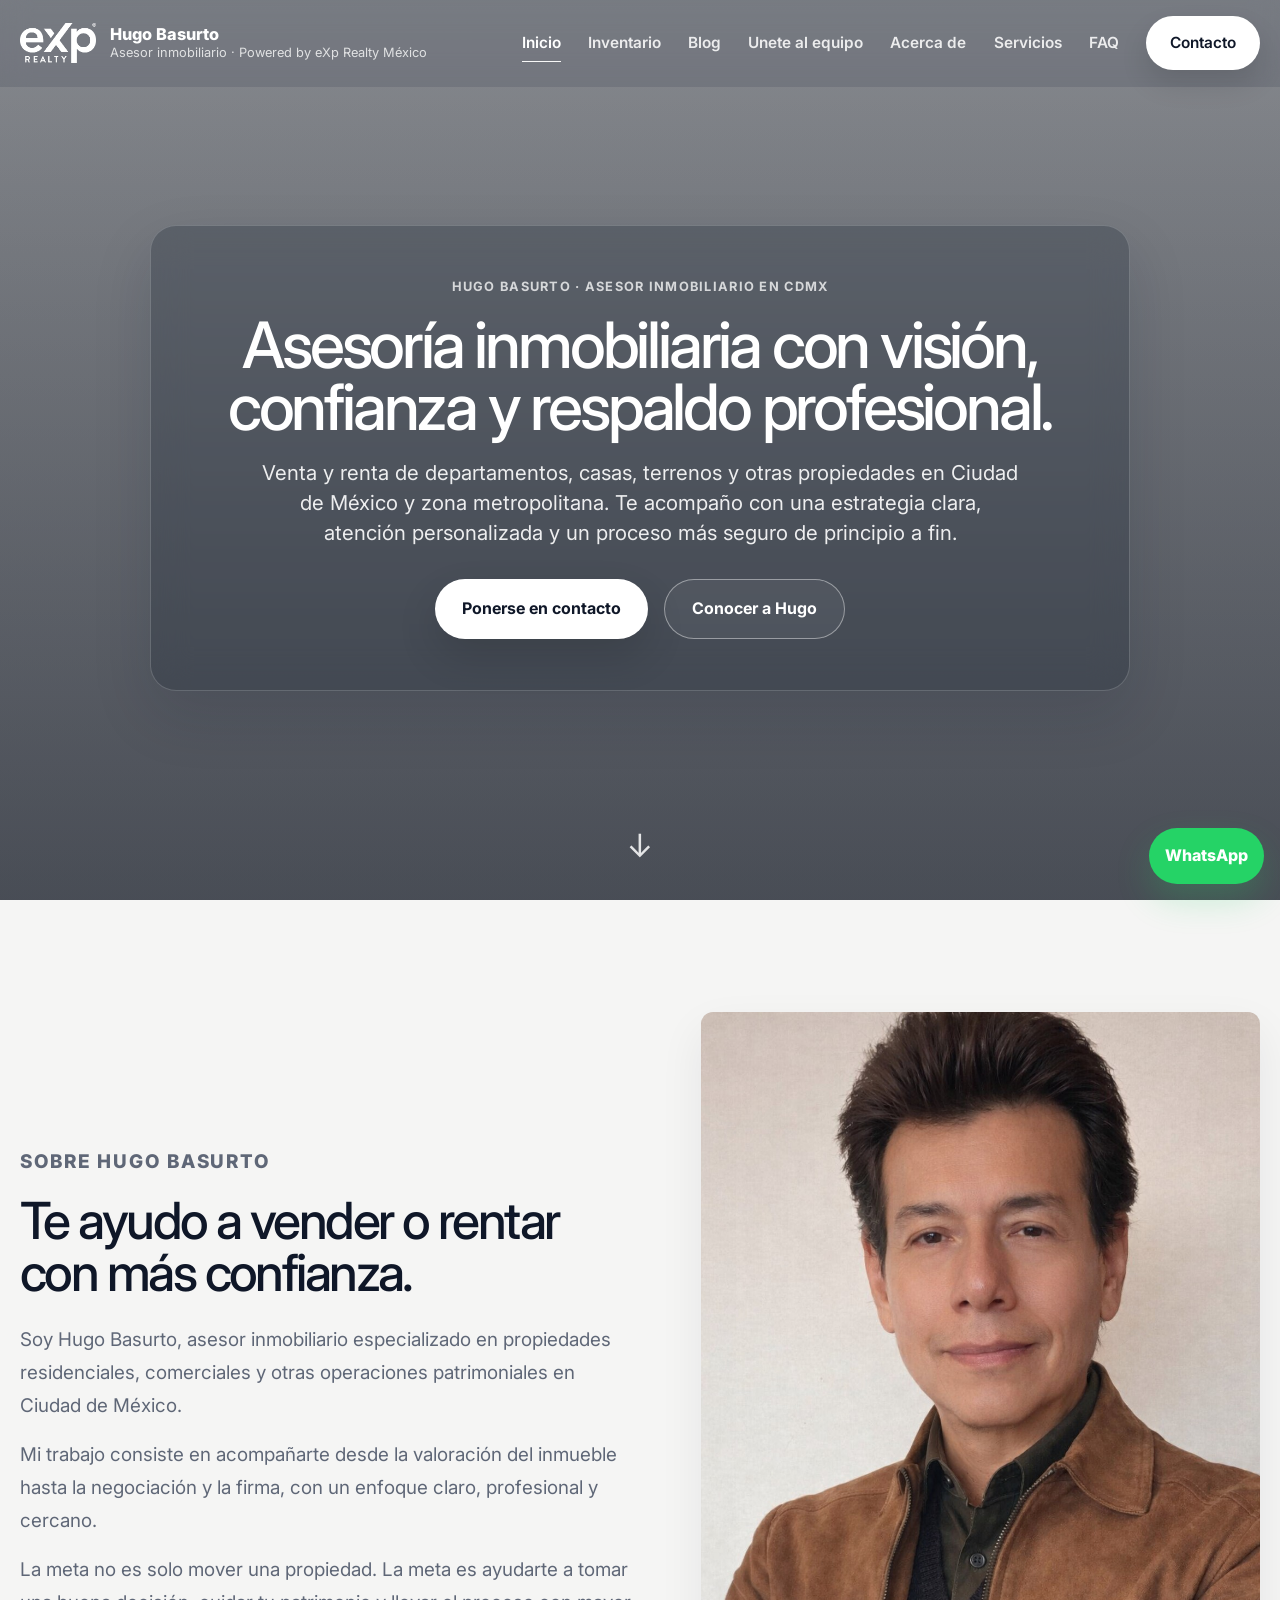
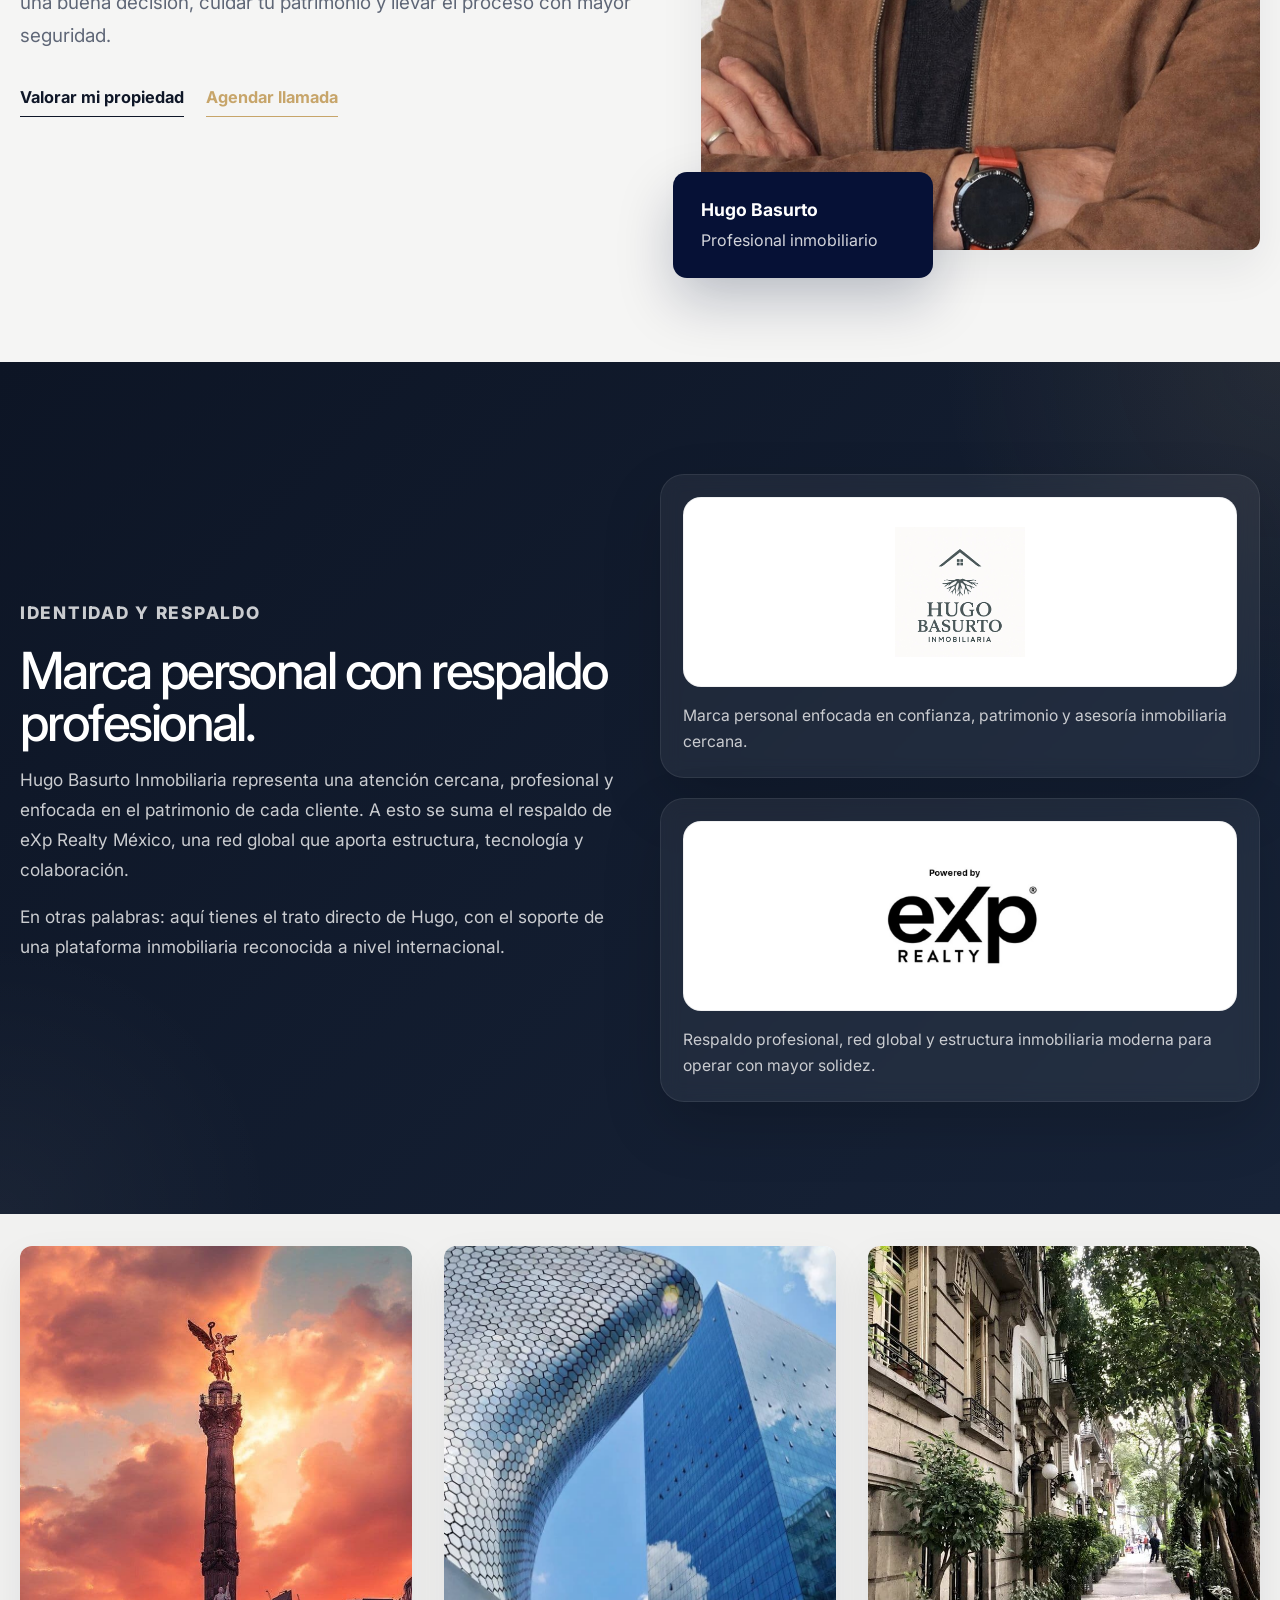
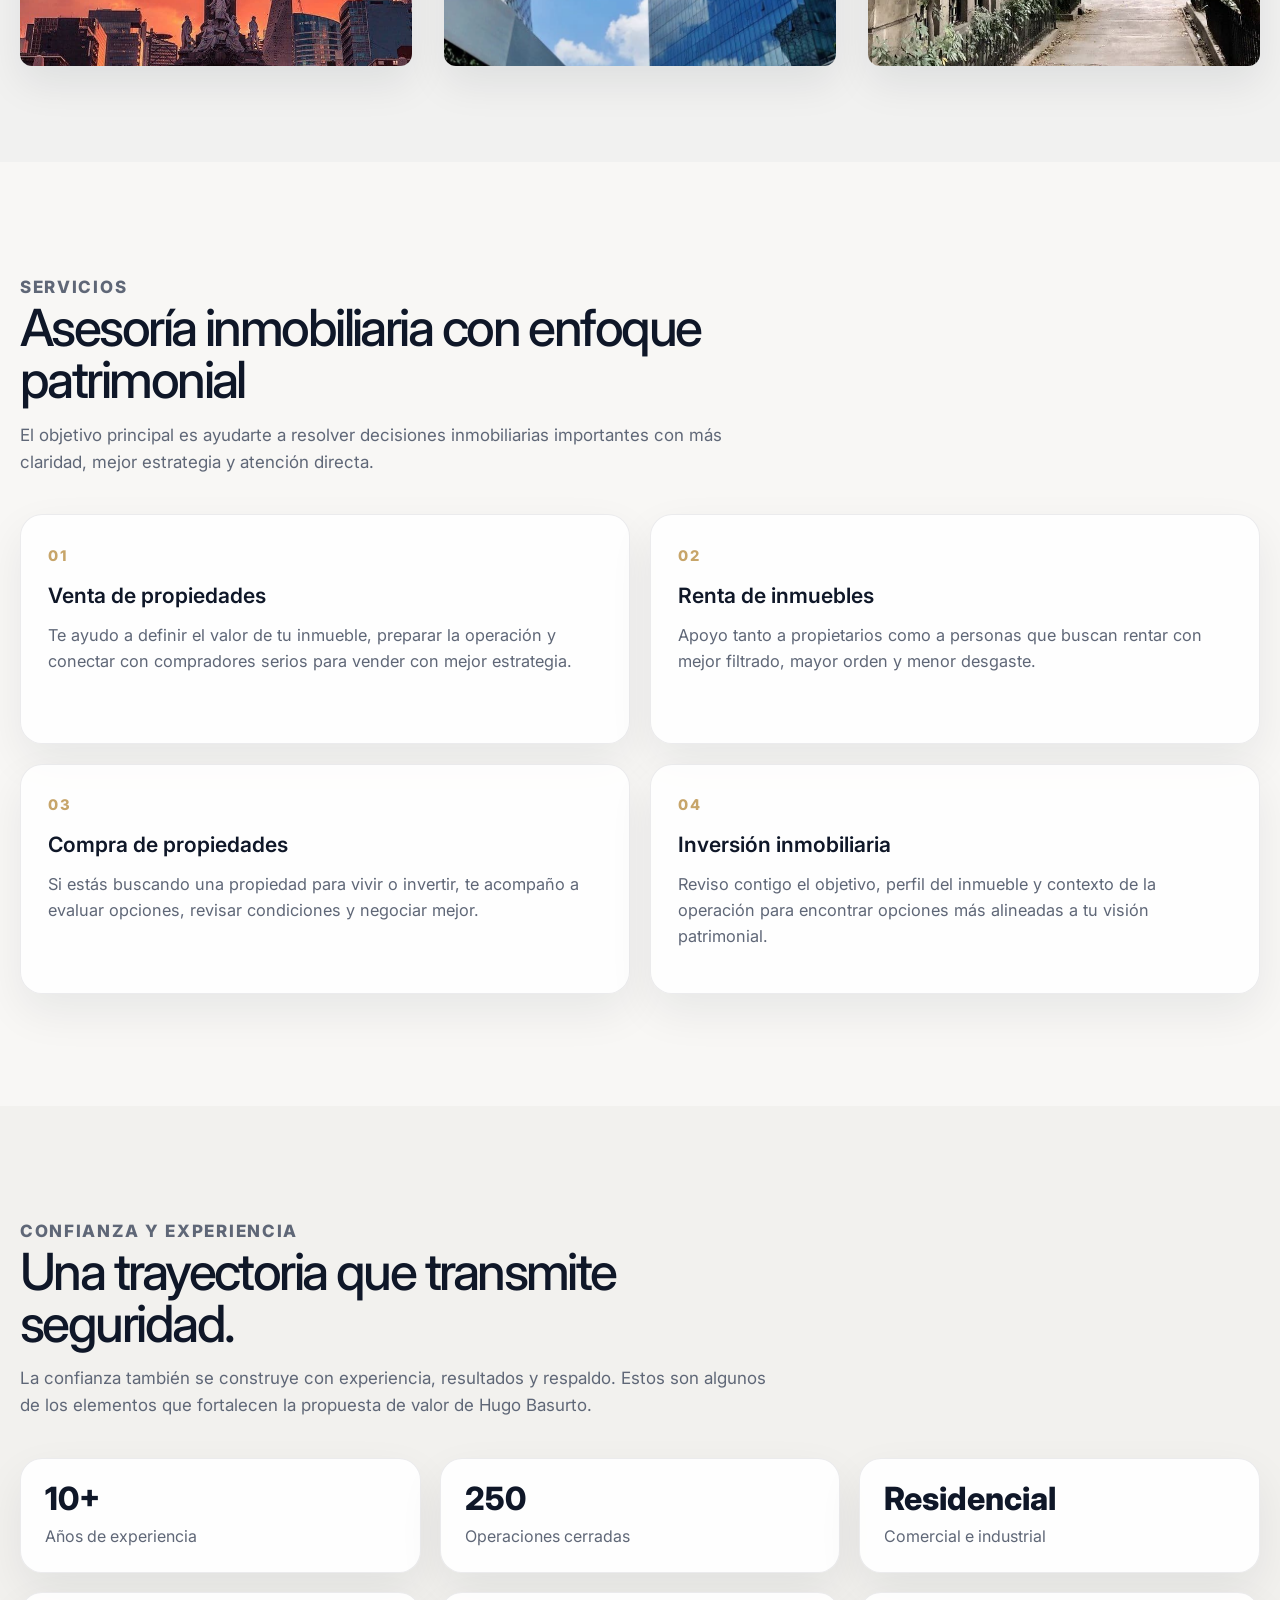
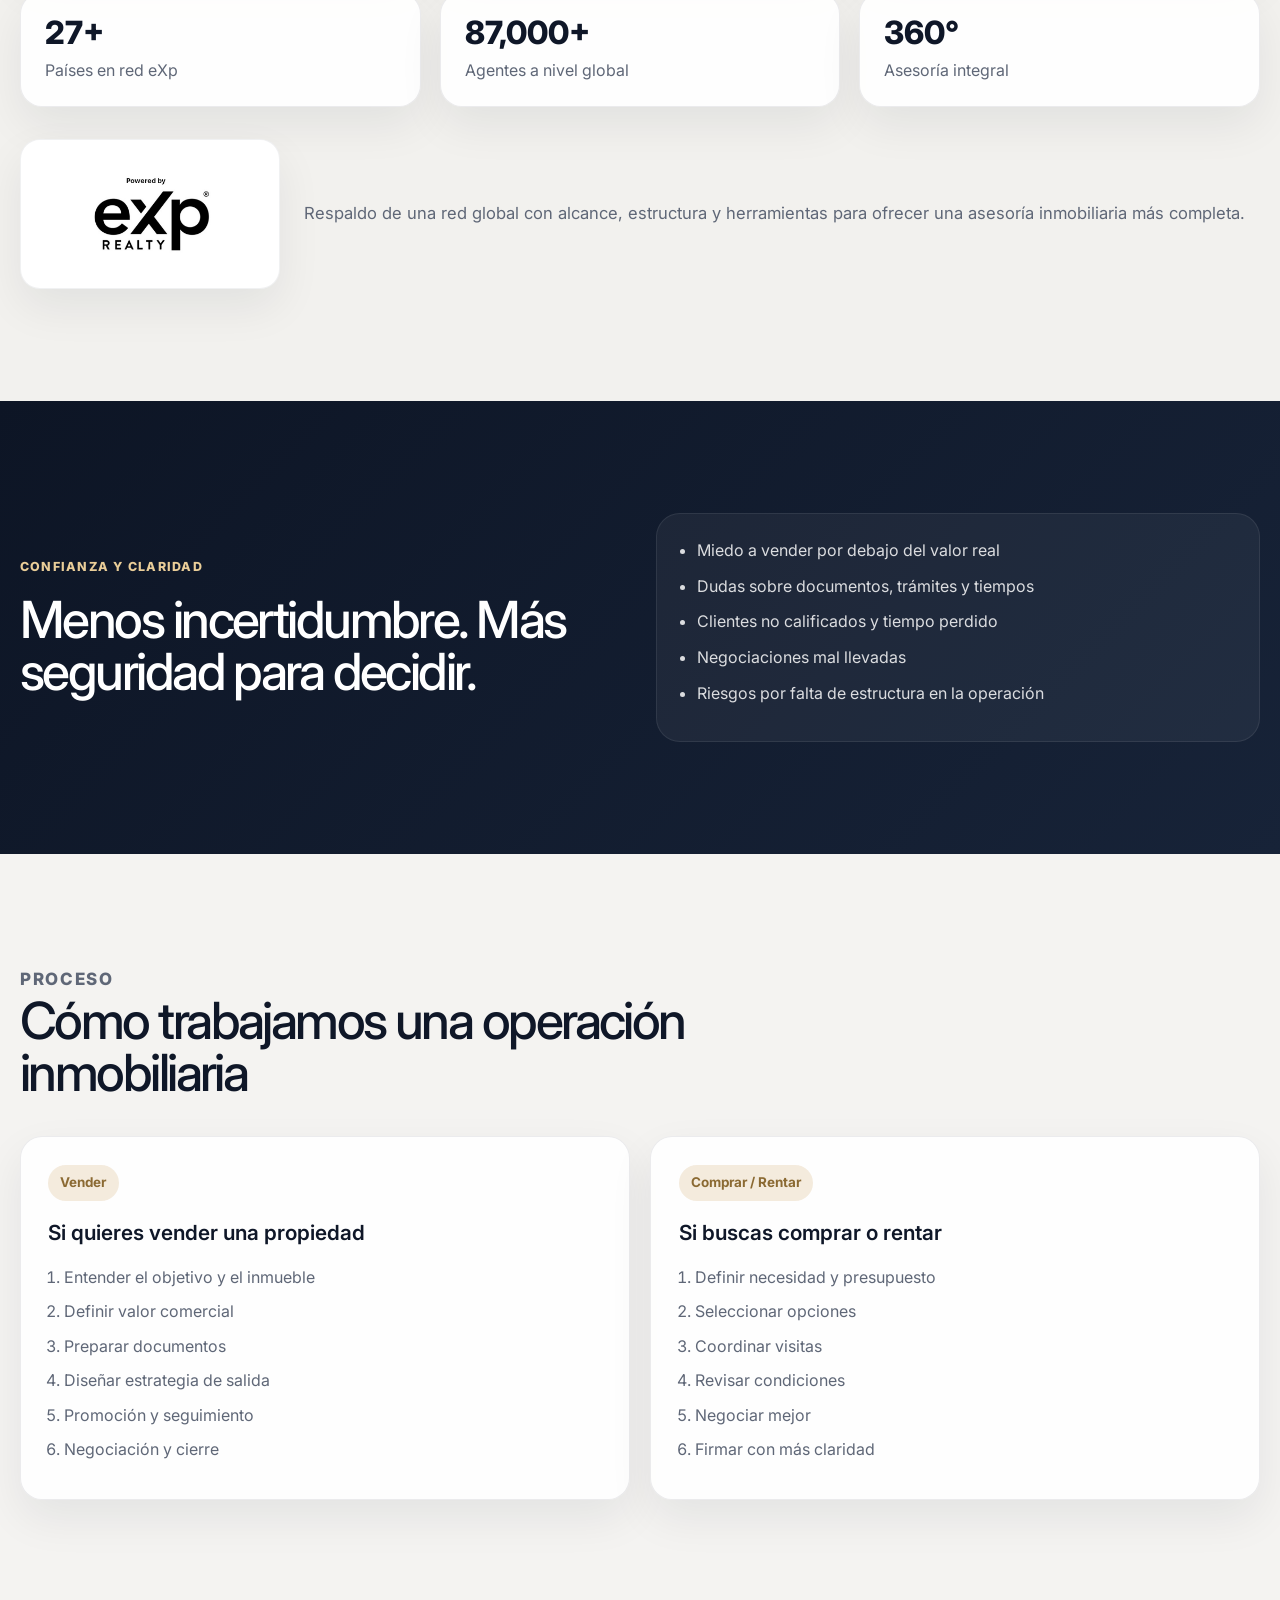
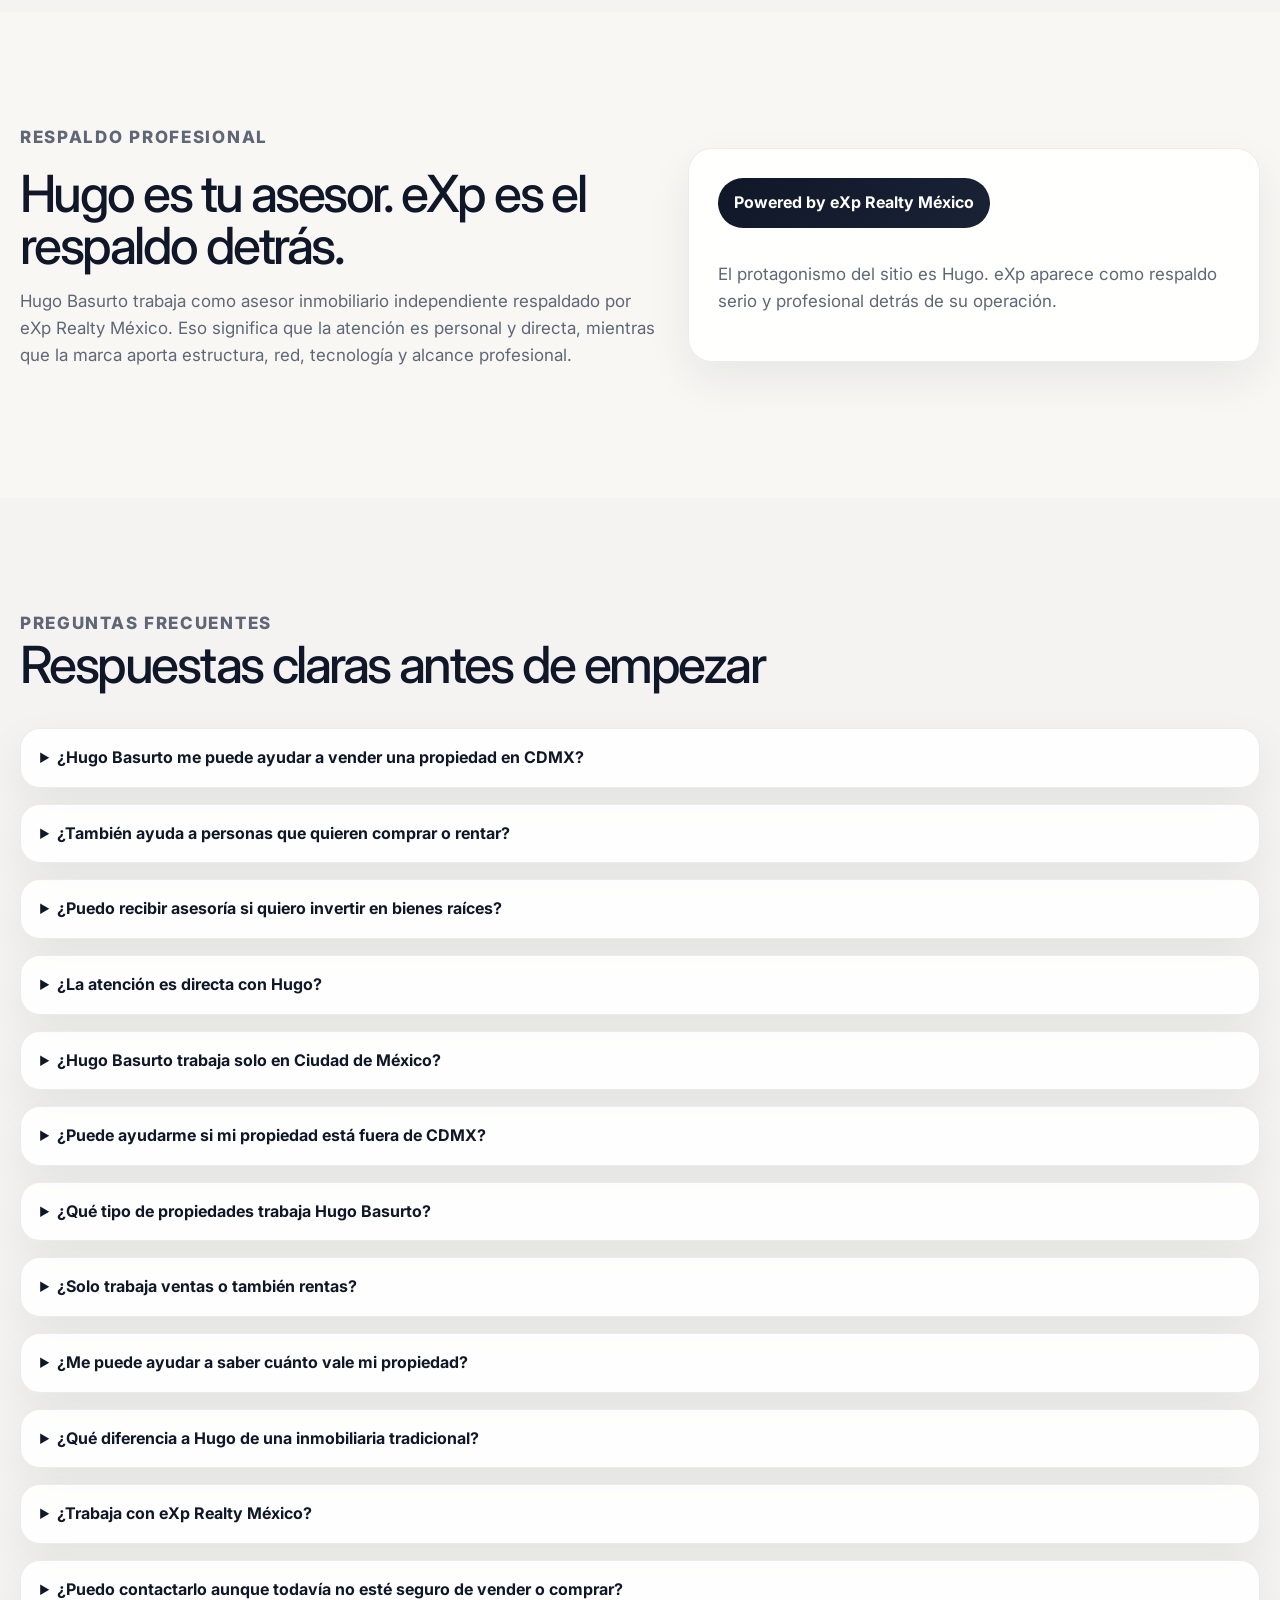
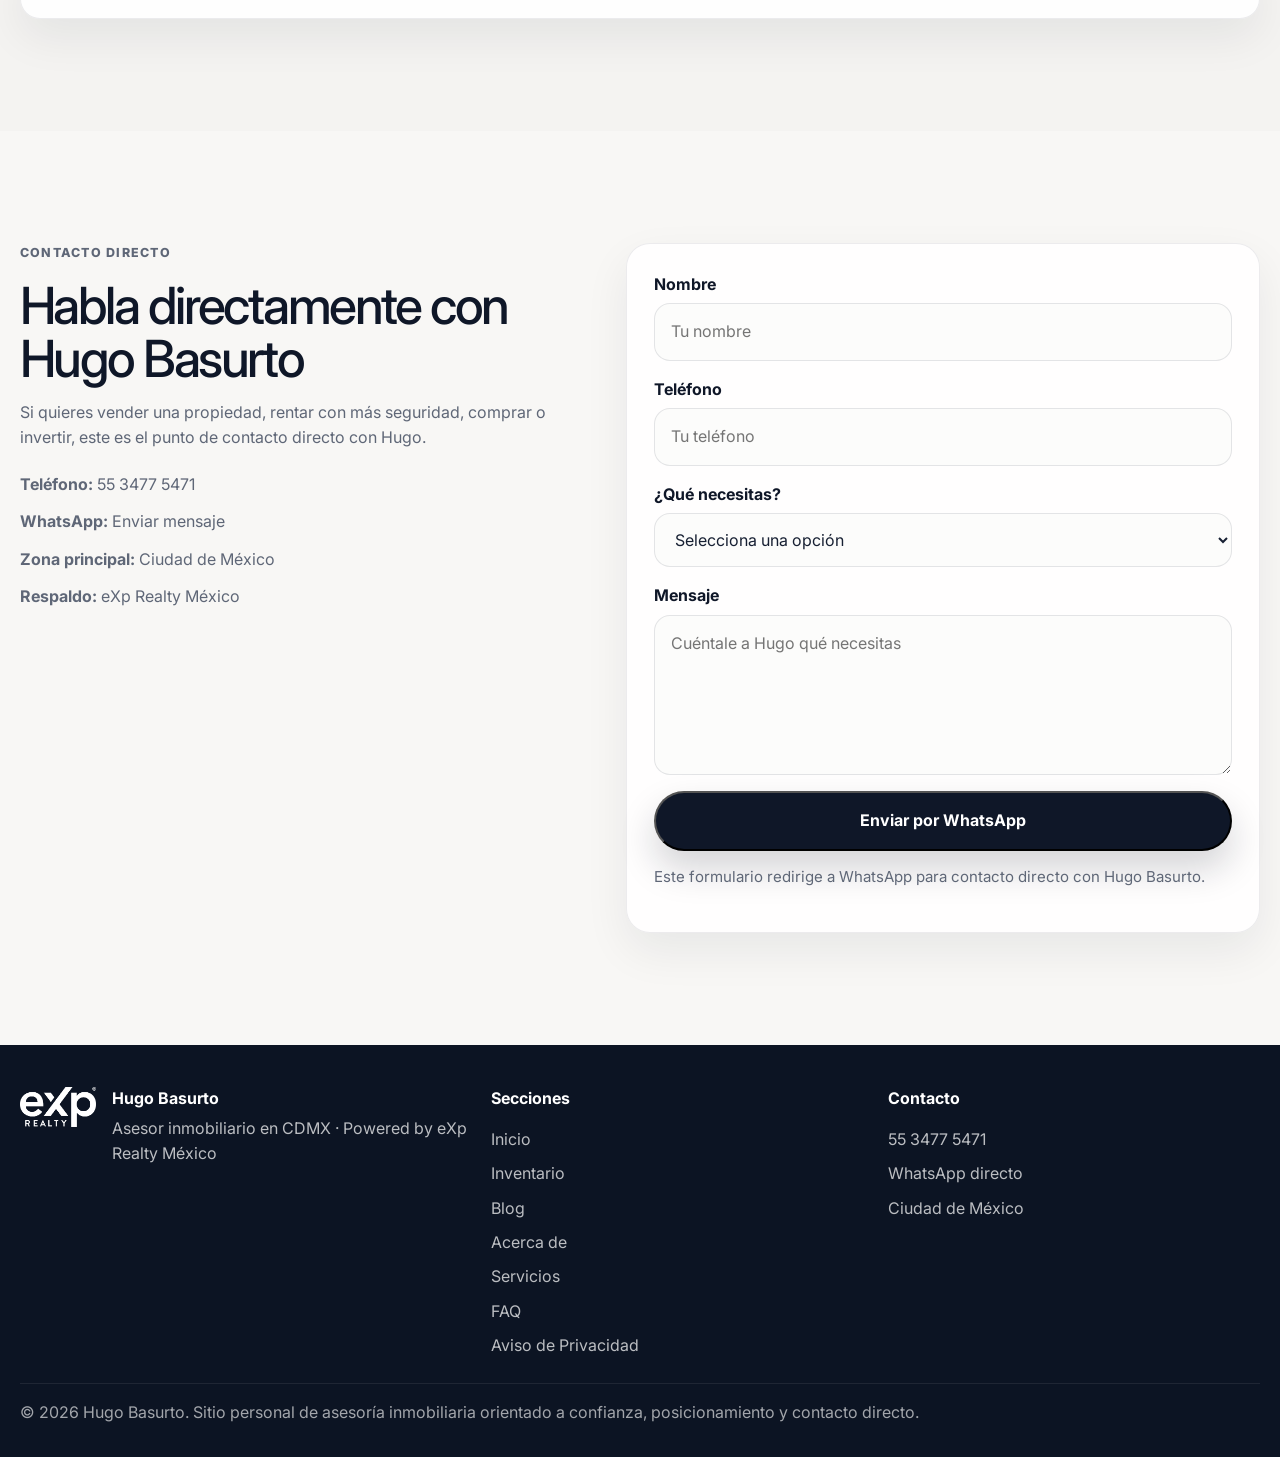
<file: index.html>
<!DOCTYPE html>
<html lang="es-MX">
<head>
  <meta charset="UTF-8" />
  <meta name="viewport" content="width=device-width, initial-scale=1.0" />

  <title>Hugo Basurto | Asesor Inmobiliario en CDMX | Compra, Venta y Renta</title>
  <meta name="description" content="Hugo Basurto, asesor inmobiliario en Ciudad de México. Te ayudo a comprar, vender, rentar o invertir en bienes raíces con acompañamiento claro, cercano y profesional, respaldado por eXp Realty México." />
  <meta name="keywords" content="Hugo Basurto, asesor inmobiliario CDMX, compra de casas CDMX, venta de departamentos CDMX, renta de inmuebles CDMX, inversión inmobiliaria CDMX, eXp Realty México" />
  <meta name="author" content="Ricardo Kelebra" />
  <meta name="robots" content="index,follow,max-image-preview:large,max-snippet:-1,max-video-preview:-1" />
  <meta name="theme-color" content="#0f1728" />
  <meta name="google-site-verification" content="TU_CODIGO_DE_VERIFICACION_AQUI" />

  <!-- CAMBIA ESTO POR TU DOMINIO REAL -->
  <link rel="canonical" href="https://www.raiceshogarfeliz.com/" />

  <meta property="og:type" content="website" />
  <meta property="og:locale" content="es_MX" />
  <meta property="og:title" content="Hugo Basurto | Asesor Inmobiliario en CDMX" />
  <meta property="og:description" content="Compra, vende, renta o invierte con el acompañamiento de Hugo Basurto, asesor inmobiliario en Ciudad de México." />
  <meta property="og:url" content="https://www.raiceshogarfeliz.com/" />
  <meta property="og:site_name" content="Hugo Basurto | Asesor Inmobiliario" />
  <meta property="og:image" content="https://www.raiceshogarfeliz.com/img/logo-hugo-basurto.jpeg" />

  <meta name="twitter:card" content="summary_large_image" />
  <meta name="twitter:title" content="Hugo Basurto | Asesor Inmobiliario en CDMX" />
  <meta name="twitter:description" content="Asesoría inmobiliaria profesional para comprar, vender, rentar o invertir en Ciudad de México." />
  <meta name="twitter:image" content="https://www.raiceshogarfeliz.com/img/logo-hugo-basurto.jpeg" />

  <link rel="preconnect" href="https://fonts.googleapis.com" />
  <link rel="preconnect" href="https://fonts.gstatic.com" crossorigin />
  <link href="https://fonts.googleapis.com/css2?family=Inter:wght@400;500;600;700;800&display=swap" rel="stylesheet" />
  <link rel="stylesheet" href="styles.css" />
  <link rel="icon" href="./favicon.ico" sizes="any">

  <script type="application/ld+json">
  {
    "@context": "https://schema.org",
    "@graph": [
      {
        "@type": "RealEstateAgent",
        "@id": "https://www.raiceshogarfeliz.com/#agent",
        "name": "Hugo Basurto",
        "alternateName": "Hugo Basurto Powered by eXp Realty México",
        "description": "Asesor inmobiliario en Ciudad de México para compra, venta, renta e inversión en bienes raíces.",
        "areaServed": ["Ciudad de México", "Estado de México", "México"],
        "telephone": "+52-55-3477-5471",
        "url": "https://www.raiceshogarfeliz.com/",
        "email": "contacto@raiceshogarfeliz.com",
        "address": {
          "@type": "PostalAddress",
          "addressLocality": "Ciudad de México",
          "addressRegion": "CDMX",
          "addressCountry": "MX"
        },
        "brand": {
          "@type": "Brand",
          "name": "eXp Realty México"
        }
      },
      {
        "@type": "Person",
        "@id": "https://www.raiceshogarfeliz.com/#hugo",
        "name": "Hugo Basurto",
        "jobTitle": "Asesor Inmobiliario",
        "worksFor": {
          "@type": "Organization",
          "name": "eXp Realty México"
        },
        "telephone": "+52-55-3477-5471",
        "url": "https://www.raiceshogarfeliz.com/"
      },
      {
        "@type": "FAQPage",
        "mainEntity": [
          {
            "@type": "Question",
            "name": "¿Hugo Basurto me puede ayudar a vender una propiedad en CDMX?",
            "acceptedAnswer": {
              "@type": "Answer",
              "text": "Sí. Hugo acompaña el proceso desde la valoración, estrategia de precio, promoción, negociación y cierre."
            }
          },
          {
            "@type": "Question",
            "name": "¿También ayuda a personas que quieren comprar o rentar?",
            "acceptedAnswer": {
              "@type": "Answer",
              "text": "Sí. Hugo apoya a quienes buscan comprar o rentar con mejor filtro, más claridad y un proceso más ordenado."
            }
          },
          {
            "@type": "Question",
            "name": "¿La atención es directa con Hugo?",
            "acceptedAnswer": {
              "@type": "Answer",
              "text": "Sí. El enfoque de esta página es que el contacto sea personal, claro y directo con él."
            }
          }
        ]
      }
    ]
  }
  </script>
</head>
<body>
  <a
    class="floating-whatsapp"
    href="https://wa.me/525534775471?text=Hola%20Hugo,%20quiero%20informaci%C3%B3n%20sobre%20asesor%C3%ADa%20inmobiliaria"
    target="_blank"
    rel="noopener"
  >
    WhatsApp
  </a>

  <header class="site-header">
    <div class="container nav-wrap">
      <a href="#inicio" class="brand">
        <span class="brand-mark">
          <img src="./img/exp-realty-logo.png" alt="Powered by eXp Realty" />
        </span>
        <span class="brand-text">
          <strong>Hugo Basurto</strong>
          <small>Asesor inmobiliario · Powered by eXp Realty México</small>
        </span>
      </a>

      <button class="nav-toggle" aria-label="Abrir menú" aria-expanded="false">☰</button>

      <nav class="site-nav">
        <a href="#inicio">Inicio</a>
        <a href="https://www.pincali.com/inmobiliarios/hugob_17" target="_blank">Inventario</a>
        <a href="./blog/">Blog</a>
        <a href="./unete-equipo/">Unete al equipo</a>
        <a href="#sobre-hugo">Acerca de</a>
        <a href="#servicios">Servicios</a>
        <a href="#faq">FAQ</a>
        <a href="#contacto" class="btn btn-nav">Contacto</a>
      </nav>
    </div>
  </header>

  <main>
    <section class="hero-luxury" id="inicio">
      <div class="hero-overlay"></div>

      <div class="container hero-luxury-content">
        <div class="hero-glass-card reveal">
          <p class="hero-kicker">Hugo Basurto · Asesor Inmobiliario en CDMX</p>
          <h1>Asesoría inmobiliaria con visión, confianza y respaldo profesional.</h1>
          <p class="hero-description">
            Venta y renta de departamentos, casas, terrenos y otras propiedades en Ciudad de México y zona metropolitana.
            Te acompaño con una estrategia clara, atención personalizada y un proceso más seguro de principio a fin.
          </p>

          <div class="hero-actions">
            <a
              href="https://wa.me/525534775471?text=Hola%20Hugo,%20quiero%20ponerme%20en%20contacto"
              class="btn btn-light-solid"
              target="_blank"
              rel="noopener"
            >
              Ponerse en contacto
            </a>
            <a href="#sobre-hugo" class="btn btn-outline-light">Conocer a Hugo</a>
          </div>
        </div>
      </div>

      <a href="#sobre-hugo" class="hero-scroll-indicator" aria-label="Bajar">↓</a>
    </section>

    <section class="section section-editorial" id="sobre-hugo">
      <div class="container editorial-grid">
        <div class="editorial-copy reveal">
          <p class="section-mini-title">Sobre Hugo Basurto</p>
          <h2>Te ayudo a vender o rentar con más confianza.</h2>
          <p>
            Soy Hugo Basurto, asesor inmobiliario especializado en propiedades residenciales,
            comerciales y otras operaciones patrimoniales en Ciudad de México.
          </p>
          <p>
            Mi trabajo consiste en acompañarte desde la valoración del inmueble hasta la negociación
            y la firma, con un enfoque claro, profesional y cercano.
          </p>
          <p>
            La meta no es solo mover una propiedad. La meta es ayudarte a tomar una buena decisión,
            cuidar tu patrimonio y llevar el proceso con mayor seguridad.
          </p>

          <div class="editorial-actions">
            <a
              href="https://wa.me/525534775471?text=Hola%20Hugo,%20quiero%20valorar%20mi%20propiedad"
              class="link-action"
              target="_blank"
              rel="noopener"
            >
              Valorar mi propiedad
            </a>
            <a href="#contacto" class="link-action secondary">Agendar llamada</a>
          </div>
        </div>

        <div class="editorial-photo-block reveal reveal-delay">
          <div class="editorial-photo-frame">
            <img src="./img/hugo_basurto.jpeg" alt="Hugo Basurto, profesional inmobiliario" />
          </div>

          <div class="editorial-nameplate">
            <strong>Hugo Basurto</strong>
            <span>Profesional inmobiliario</span>
          </div>
        </div>
      </div>
    </section>

    <section class="section section-brand-trust-dark">
      <div class="container brand-trust-grid">
        <div class="brand-trust-copy brand-trust-copy-light reveal">
          <p class="section-mini-title section-mini-title-gold">Identidad y respaldo</p>
          <h2>Marca personal con respaldo profesional.</h2>
          <p>
            Hugo Basurto Inmobiliaria representa una atención cercana, profesional y enfocada
            en el patrimonio de cada cliente. A esto se suma el respaldo de eXp Realty México,
            una red global que aporta estructura, tecnología y colaboración.
          </p>
          <p>
            En otras palabras: aquí tienes el trato directo de Hugo, con el soporte de una plataforma
            inmobiliaria reconocida a nivel internacional.
          </p>
        </div>

        <div class="brand-logo-cards reveal reveal-delay">
          <article class="logo-card-dark">
            <div class="logo-card-plate">
              <img src="./img/logo-hugo-basurto.jpeg" alt="Logo de Hugo Basurto Inmobiliaria" />
            </div>
            <p>Marca personal enfocada en confianza, patrimonio y asesoría inmobiliaria cercana.</p>
          </article>

          <article class="logo-card-dark">
            <div class="logo-card-plate">
              <img src="./img/logo_exp.jpeg" alt="Powered by eXp Realty" />
            </div>
            <p>Respaldo profesional, red global y estructura inmobiliaria moderna para operar con mayor solidez.</p>
          </article>
        </div>
      </div>
    </section>

    <section class="section section-visual-showcase">
      <div class="container">
        <div class="visual-grid">
          <article class="visual-card reveal">
            <img src="./img/cdmx.jpg" alt="Arquitectura moderna en Ciudad de México" />
          </article>
          <article class="visual-card reveal reveal-delay">
            <img src="./img/polanco.jpg" alt="Zona urbana y propiedades premium en CDMX" />
          </article>
          <article class="visual-card reveal">
            <img src="./img/consdesa.jpg" alt="Entorno urbano y zonas de alta plusvalía en CDMX" />
          </article>
        </div>
      </div>
    </section>

    <section class="section services-section" id="servicios">
      <div class="container">
        <div class="section-heading reveal">
          <p class="section-mini-title">Servicios</p>
          <h2>Asesoría inmobiliaria con enfoque patrimonial</h2>
          <p>
            El objetivo principal es ayudarte a resolver decisiones inmobiliarias importantes
            con más claridad, mejor estrategia y atención directa.
          </p>
        </div>

        <div class="services-grid">
          <article class="service-card reveal">
            <span class="service-number">01</span>
            <h3>Venta de propiedades</h3>
            <p>
              Te ayudo a definir el valor de tu inmueble, preparar la operación y conectar con
              compradores serios para vender con mejor estrategia.
            </p>
          </article>

          <article class="service-card reveal">
            <span class="service-number">02</span>
            <h3>Renta de inmuebles</h3>
            <p>
              Apoyo tanto a propietarios como a personas que buscan rentar con mejor filtrado,
              mayor orden y menor desgaste.
            </p>
          </article>

          <article class="service-card reveal">
            <span class="service-number">03</span>
            <h3>Compra de propiedades</h3>
            <p>
              Si estás buscando una propiedad para vivir o invertir, te acompaño a evaluar opciones,
              revisar condiciones y negociar mejor.
            </p>
          </article>

          <article class="service-card reveal">
            <span class="service-number">04</span>
            <h3>Inversión inmobiliaria</h3>
            <p>
              Reviso contigo el objetivo, perfil del inmueble y contexto de la operación para encontrar
              opciones más alineadas a tu visión patrimonial.
            </p>
          </article>
        </div>
      </div>
    </section>

    <section class="section section-proof">
      <div class="container">
        <div class="section-heading reveal">
          <p class="section-mini-title">Confianza y experiencia</p>
          <h2>Una trayectoria que transmite seguridad.</h2>
          <p>
            La confianza también se construye con experiencia, resultados y respaldo.
            Estos son algunos de los elementos que fortalecen la propuesta de valor de Hugo Basurto.
          </p>
        </div>

        <div class="proof-grid">
          <article class="proof-card reveal">
            <strong>10+</strong>
            <span>Años de experiencia</span>
          </article>

          <article class="proof-card reveal">
            <strong>250</strong>
            <span>Operaciones cerradas</span>
          </article>

          <article class="proof-card reveal">
            <strong>Residencial</strong>
            <span>Comercial e industrial</span>
          </article>

          <article class="proof-card reveal">
            <strong>27+</strong>
            <span>Países en red eXp</span>
          </article>

          <article class="proof-card reveal">
            <strong>87,000+</strong>
            <span>Agentes a nivel global</span>
          </article>

          <article class="proof-card reveal">
            <strong>360°</strong>
            <span>Asesoría integral</span>
          </article>
        </div>

        <div class="proof-logo-row reveal">
          <div class="proof-logo-box">
            <img src="./img/logo_exp.jpeg" alt="eXp Realty logo" />
          </div>
          <p>
            Respaldo de una red global con alcance, estructura y herramientas para ofrecer
            una asesoría inmobiliaria más completa.
          </p>
        </div>
      </div>
    </section>

    <section class="section dark-band">
      <div class="container dark-band-grid">
        <div class="reveal">
          <p class="section-mini-title light">Confianza y claridad</p>
          <h2>Menos incertidumbre. Más seguridad para decidir.</h2>
        </div>

        <div class="dark-list reveal reveal-delay">
          <ul>
            <li>Miedo a vender por debajo del valor real</li>
            <li>Dudas sobre documentos, trámites y tiempos</li>
            <li>Clientes no calificados y tiempo perdido</li>
            <li>Negociaciones mal llevadas</li>
            <li>Riesgos por falta de estructura en la operación</li>
          </ul>
        </div>
      </div>
    </section>

    <section class="section process-section">
      <div class="container">
        <div class="section-heading reveal">
          <p class="section-mini-title">Proceso</p>
          <h2>Cómo trabajamos una operación inmobiliaria</h2>
        </div>

        <div class="process-grid">
          <article class="process-card reveal">
            <span class="process-step">Vender</span>
            <h3>Si quieres vender una propiedad</h3>
            <ol>
              <li>Entender el objetivo y el inmueble</li>
              <li>Definir valor comercial</li>
              <li>Preparar documentos</li>
              <li>Diseñar estrategia de salida</li>
              <li>Promoción y seguimiento</li>
              <li>Negociación y cierre</li>
            </ol>
          </article>

          <article class="process-card reveal">
            <span class="process-step">Comprar / Rentar</span>
            <h3>Si buscas comprar o rentar</h3>
            <ol>
              <li>Definir necesidad y presupuesto</li>
              <li>Seleccionar opciones</li>
              <li>Coordinar visitas</li>
              <li>Revisar condiciones</li>
              <li>Negociar mejor</li>
              <li>Firmar con más claridad</li>
            </ol>
          </article>
        </div>
      </div>
    </section>

    <section class="section exp-section">
      <div class="container exp-grid">
        <div class="reveal">
          <p class="section-mini-title">Respaldo profesional</p>
          <h2>Hugo es tu asesor. eXp es el respaldo detrás.</h2>
          <p>
            Hugo Basurto trabaja como asesor inmobiliario independiente respaldado por eXp Realty México.
            Eso significa que la atención es personal y directa, mientras que la marca aporta estructura,
            red, tecnología y alcance profesional.
          </p>
        </div>

        <div class="exp-badge-box reveal reveal-delay">
          <span class="exp-badge">Powered by eXp Realty México</span>
          <p>
            El protagonismo del sitio es Hugo. eXp aparece como respaldo serio y profesional detrás de su operación.
          </p>
        </div>
      </div>
    </section>

    <section class="section faq-section" id="faq">
      <div class="container">
        <div class="section-heading reveal">
          <p class="section-mini-title">Preguntas frecuentes</p>
          <h2>Respuestas claras antes de empezar</h2>
        </div>

        <div class="faq-list reveal">
          <details class="faq-item">
            <summary>¿Hugo Basurto me puede ayudar a vender una propiedad en CDMX?</summary>
            <p>Sí. Hugo acompaña el proceso desde la valoración del inmueble, estrategia de precio, promoción, negociación y cierre, buscando que la operación se lleve con mayor claridad y seguridad.</p>
          </details>
          
          <details class="faq-item">
            <summary>¿También ayuda a personas que quieren comprar o rentar?</summary>
            <p>Sí. Hugo apoya a personas, familias e inversionistas que buscan comprar o rentar con mejor filtro, más claridad en el proceso y un acompañamiento más profesional.</p>
          </details>
          
          <details class="faq-item">
            <summary>¿Puedo recibir asesoría si quiero invertir en bienes raíces?</summary>
            <p>Sí. Se revisa tu presupuesto, objetivo, perfil de riesgo y horizonte de inversión para encontrar opciones más alineadas a tu visión patrimonial.</p>
          </details>
          
          <details class="faq-item">
            <summary>¿La atención es directa con Hugo?</summary>
            <p>Sí. El enfoque de esta página es que el contacto sea personal, claro y directo con Hugo Basurto, para ofrecer una atención más cercana y menos impersonal.</p>
          </details>
          
          <details class="faq-item">
            <summary>¿Hugo Basurto trabaja solo en Ciudad de México?</summary>
            <p>Aunque su base principal está en Ciudad de México, Hugo puede apoyar operaciones, conexiones y oportunidades inmobiliarias en otras zonas del país gracias a su red de trabajo y al respaldo de eXp Realty México.</p>
          </details>
          
          <details class="faq-item">
            <summary>¿Puede ayudarme si mi propiedad está fuera de CDMX?</summary>
            <p>Sí. Dependiendo del tipo de propiedad y la ubicación, Hugo puede orientarte directamente o apoyarse en la red profesional de eXp Realty para dar seguimiento a la operación con mayor alcance.</p>
          </details>
          
          <details class="faq-item">
            <summary>¿Qué tipo de propiedades trabaja Hugo Basurto?</summary>
            <p>Puede apoyar en propiedades residenciales, comerciales y otro tipo de operaciones patrimoniales, siempre buscando una estrategia adecuada según el perfil del inmueble y del cliente.</p>
          </details>
          
          <details class="faq-item">
            <summary>¿Solo trabaja ventas o también rentas?</summary>
            <p>Hugo puede apoyar tanto en venta como en renta de propiedades, así como en procesos de compra e inversión inmobiliaria.</p>
          </details>
          
          <details class="faq-item">
            <summary>¿Me puede ayudar a saber cuánto vale mi propiedad?</summary>
            <p>Sí. Parte del acompañamiento consiste en analizar el mercado, revisar referencias reales y ayudarte a entender mejor el valor comercial de tu inmueble para tomar decisiones más informadas.</p>
          </details>
          
          <details class="faq-item">
            <summary>¿Qué diferencia a Hugo de una inmobiliaria tradicional?</summary>
            <p>La diferencia está en la atención directa, el acompañamiento más cercano y el enfoque patrimonial de cada operación, con el respaldo profesional de eXp Realty México.</p>
          </details>
          
          <details class="faq-item">
            <summary>¿Trabaja con eXp Realty México?</summary>
            <p>Sí. Hugo Basurto trabaja como asesor inmobiliario independiente respaldado por eXp Realty México, lo que le permite combinar atención personal con estructura, herramientas y red profesional.</p>
          </details>
          
          <details class="faq-item">
            <summary>¿Puedo contactarlo aunque todavía no esté seguro de vender o comprar?</summary>
            <p>Sí. Muchas veces una buena conversación inicial ayuda a entender mejor el panorama antes de tomar una decisión. La idea es orientarte con mayor claridad desde el inicio.</p>
          </details>
        </div>
      </div>
    </section>

    <section class="section contact-section" id="contacto">
      <div class="container contact-grid">
        <div class="contact-copy reveal">
          <p class="section-mini-title">Contacto directo</p>
          <h2>Habla directamente con Hugo Basurto</h2>
          <p>
            Si quieres vender una propiedad, rentar con más seguridad, comprar o invertir,
            este es el punto de contacto directo con Hugo.
          </p>

          <ul class="contact-list">
            <li><strong>Teléfono:</strong> <a href="tel:+525534775471">55 3477 5471</a></li>
            <li><strong>WhatsApp:</strong> <a href="https://wa.me/525534775471" target="_blank" rel="noopener">Enviar mensaje</a></li>
            <li><strong>Zona principal:</strong> Ciudad de México</li>
            <li><strong>Respaldo:</strong> eXp Realty México</li>
          </ul>
        </div>

        <form class="contact-form reveal reveal-delay" id="leadForm">
          <div class="form-row">
            <label for="nombre">Nombre</label>
            <input type="text" id="nombre" name="nombre" placeholder="Tu nombre" required />
          </div>

          <div class="form-row">
            <label for="telefono">Teléfono</label>
            <input type="tel" id="telefono" name="telefono" placeholder="Tu teléfono" required />
          </div>

          <div class="form-row">
            <label for="servicio">¿Qué necesitas?</label>
            <select id="servicio" name="servicio" required>
              <option value="">Selecciona una opción</option>
              <option>Quiero vender una propiedad</option>
              <option>Quiero rentar una propiedad</option>
              <option>Quiero comprar una propiedad</option>
              <option>Quiero invertir en bienes raíces</option>
              <option>Quiero hablar con Hugo</option>
            </select>
          </div>

          <div class="form-row">
            <label for="mensaje">Mensaje</label>
            <textarea id="mensaje" name="mensaje" rows="5" placeholder="Cuéntale a Hugo qué necesitas"></textarea>
          </div>

          <button type="submit" class="btn btn-primary btn-full">Enviar por WhatsApp</button>
          <p class="form-note">Este formulario redirige a WhatsApp para contacto directo con Hugo Basurto.</p>
        </form>
      </div>
    </section>
  </main>

  <footer class="site-footer">
    <div class="container footer-grid">
      <div>
        <div class="footer-brand">
          <span class="footer-logo">
            <img src="./img/exp-realty-logo.png" alt="Powered by eXp Realty" />
          </span>
          <div>
            <strong>Hugo Basurto</strong>
            <p>Asesor inmobiliario en CDMX · Powered by eXp Realty México</p>
          </div>
        </div>
      </div>

      <div class="footer-column">
        <h3>Secciones</h3>
        <a href="#inicio">Inicio</a>
        <a href="https://www.pincali.com/inmobiliarios/hugob_17" target="_blank">Inventario</a>
        <a href="./blog/">Blog</a>
        <a href="#sobre-hugo">Acerca de</a>
        <a href="#servicios">Servicios</a>
        <a href="#faq">FAQ</a>
        <a href="Aviso_de_Privacidad_%20Hugo_Basurtoc.pdf" target="_blank">Aviso de Privacidad</a>
      </div>

      <div class="footer-column">
        <h3>Contacto</h3>
        <a href="tel:+525534775471">55 3477 5471</a>
        <a href="https://wa.me/525534775471" target="_blank" rel="noopener">WhatsApp directo</a>
        <span>Ciudad de México</span>
      </div>
    </div>

    <div class="container footer-bottom">
      <p>© 2026 Hugo Basurto. Sitio personal de asesoría inmobiliaria orientado a confianza, posicionamiento y contacto directo.</p>
    </div>
  </footer>

  <script src="script.js"></script>
</body>
</html>
</file>
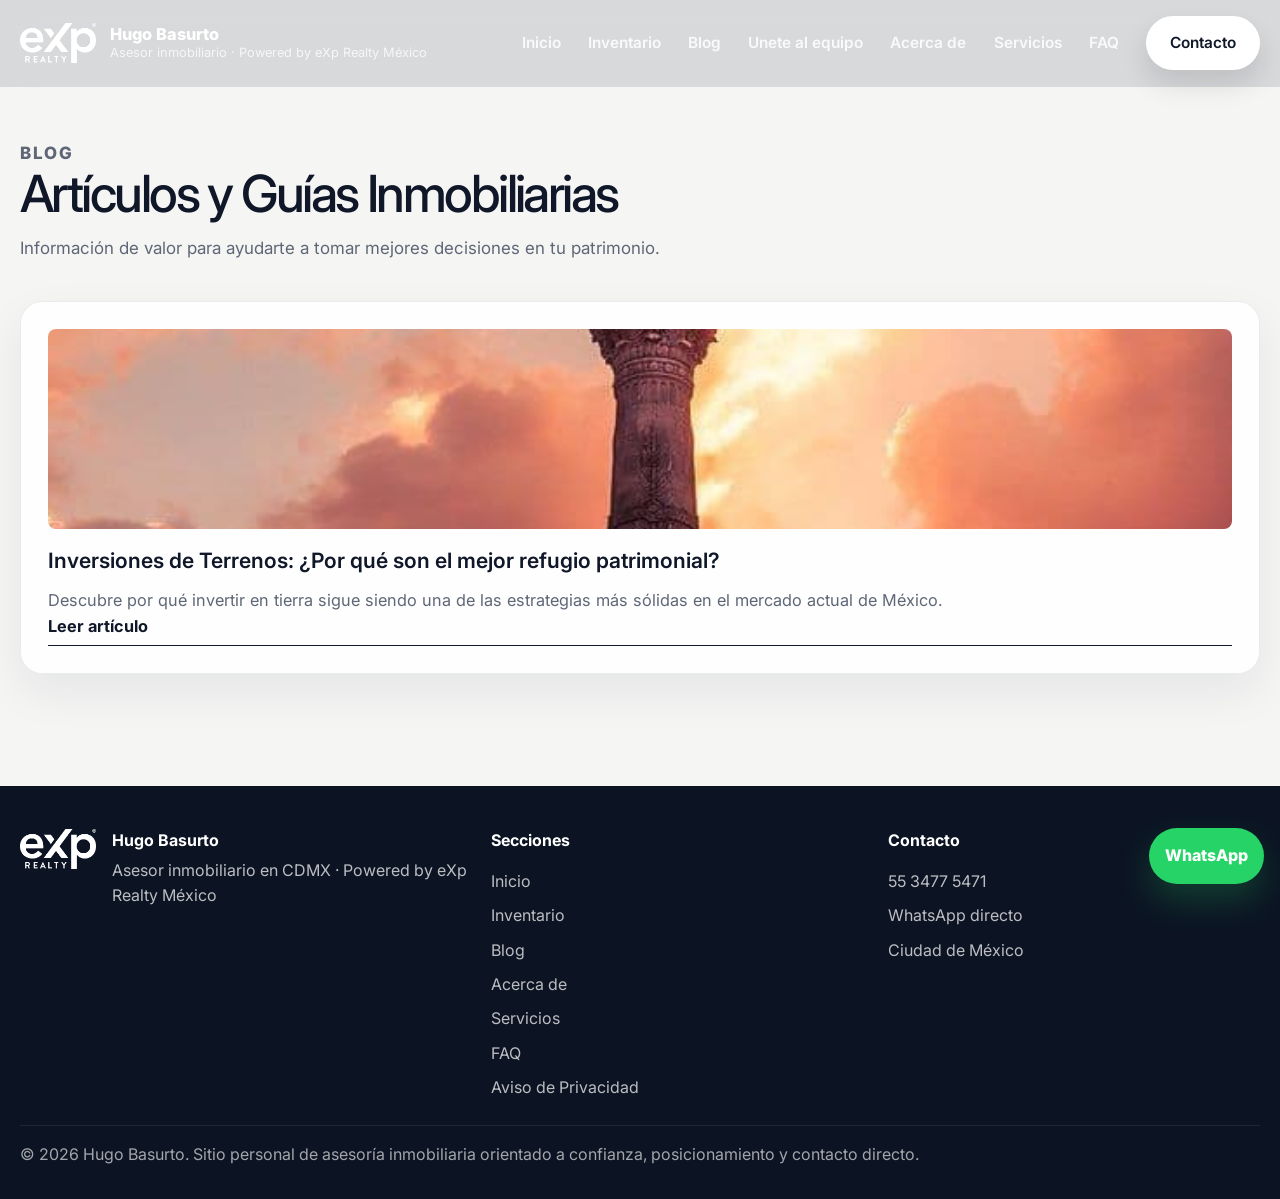
<file: blog/index.html>
<!DOCTYPE html>
<html lang="es-MX">
<head>
  <meta charset="UTF-8" />
  <meta name="viewport" content="width=device-width, initial-scale=1.0" />

  <title>Blog Inmobiliario | Hugo Basurto | Consejos e Inversiones en CDMX</title>
  <meta name="description" content="Artículos y consejos sobre el sector inmobiliario en Ciudad de México. Aprende sobre inversiones de terrenos, compra, venta y renta con Hugo Basurto." />
  <meta name="keywords" content="blog inmobiliario México, inversiones terrenos CDMX, consejos bienes raíces, Hugo Basurto blog" />
  <meta name="author" content="Ricardo Kelebra" />
  <meta name="robots" content="index,follow" />
  <meta name="theme-color" content="#0f1728" />
  <meta name="google-site-verification" content="TU_CODIGO_DE_VERIFICACION_AQUI" />

  <link rel="canonical" href="https://www.raiceshogarfeliz.com/blog/" />

  <!-- Open Graph -->
  <meta property="og:type" content="website" />
  <meta property="og:locale" content="es_MX" />
  <meta property="og:title" content="Blog Inmobiliario | Hugo Basurto | Consejos e Inversiones en CDMX" />
  <meta property="og:description" content="Artículos y guías de valor sobre inversiones, compra, venta y renta en la Ciudad de México." />
  <meta property="og:url" content="https://www.raiceshogarfeliz.com/blog/" />
  <meta property="og:site_name" content="Hugo Basurto | Asesor Inmobiliario" />
  <meta property="og:image" content="https://www.raiceshogarfeliz.com/img/logo-hugo-basurto.jpeg" />

  <link rel="preconnect" href="https://fonts.googleapis.com" />
  <link rel="preconnect" href="https://fonts.gstatic.com" crossorigin />
  <link href="https://fonts.googleapis.com/css2?family=Inter:wght@400;500;600;700;800&display=swap" rel="stylesheet" />
  <link rel="stylesheet" href="../styles.css" />
  <link rel="icon" href="../favicon.ico" sizes="any">
</head>
<body>
  <a
    class="floating-whatsapp"
    href="https://wa.me/525534775471?text=Hola%20Hugo,%20vengo%20del%20blog%20y%20quiero%20informaci%C3%B3n"
    target="_blank"
    rel="noopener"
  >
    WhatsApp
  </a>

  <header class="site-header">
    <div class="container nav-wrap">
      <a href="../" class="brand">
        <span class="brand-mark">
          <img src="../img/exp-realty-logo.png" alt="Powered by eXp Realty" />
        </span>
        <span class="brand-text">
          <strong>Hugo Basurto</strong>
          <small>Asesor inmobiliario · Powered by eXp Realty México</small>
        </span>
      </a>

      <button class="nav-toggle" aria-label="Abrir menú" aria-expanded="false">☰</button>

      <nav class="site-nav">
        <a href="../">Inicio</a>
        <a href="https://www.pincali.com/inmobiliarios/hugob_17" target="_blank">Inventario</a>
        <a href="../blog/">Blog</a>
        <a href="../unete-equipo/">Unete al equipo</a>
        <a href="../#sobre-hugo">Acerca de</a>
        <a href="../#servicios">Servicios</a>
        <a href="../#faq">FAQ</a>
        <a href="../#contacto" class="btn btn-nav">Contacto</a>
      </nav>
    </div>
  </header>

  <main>
    <section class="section section-editorial" style="padding-top: 140px;">
      <div class="container">
        <div class="section-heading reveal">
          <p class="section-mini-title">Blog</p>
          <h2>Artículos y Guías Inmobiliarias</h2>
          <p>
            Información de valor para ayudarte a tomar mejores decisiones en tu patrimonio.
          </p>
        </div>

        <div class="services-grid" style="grid-template-columns: repeat(auto-fit, minmax(300px, 1fr));">
          <article class="service-card reveal">
            <div style="margin-bottom: 20px; overflow: hidden; border-radius: 8px;">
               <img src="../img/cdmx.jpg" alt="Inversión en terrenos" style="width: 100%; height: 200px; object-fit: cover;">
            </div>
            <h3>Inversiones de Terrenos: ¿Por qué son el mejor refugio patrimonial?</h3>
            <p>
              Descubre por qué invertir en tierra sigue siendo una de las estrategias más sólidas en el mercado actual de México.
            </p>
            <a href="./inversiones-terrenos/" class="link-action">Leer artículo</a>
          </article>

          <!-- Otros artículos se pueden agregar aquí -->
        </div>
      </div>
    </section>
  </main>

  <footer class="site-footer">
    <div class="container footer-grid">
      <div>
        <div class="footer-brand">
          <span class="footer-logo">
            <img src="../img/exp-realty-logo.png" alt="Powered by eXp Realty" />
          </span>
          <div>
            <strong>Hugo Basurto</strong>
            <p>Asesor inmobiliario en CDMX · Powered by eXp Realty México</p>
          </div>
        </div>
      </div>

      <div class="footer-column">
        <h3>Secciones</h3>
        <a href="../">Inicio</a>
        <a href="https://www.pincali.com/inmobiliarios/hugob_17" target="_blank">Inventario</a>
        <a href="../blog/">Blog</a>
        <a href="../#sobre-hugo">Acerca de</a>
        <a href="../#servicios">Servicios</a>
        <a href="../#faq">FAQ</a>
        <a href="../Aviso_de_Privacidad_%20Hugo_Basurtoc.pdf" target="_blank">Aviso de Privacidad</a>
      </div>

      <div class="footer-column">
        <h3>Contacto</h3>
        <a href="tel:+525534775471">55 3477 5471</a>
        <a href="https://wa.me/525534775471" target="_blank" rel="noopener">WhatsApp directo</a>
        <span>Ciudad de México</span>
      </div>
    </div>

    <div class="container footer-bottom">
      <p>© 2026 Hugo Basurto. Sitio personal de asesoría inmobiliaria orientado a confianza, posicionamiento y contacto directo.</p>
    </div>
  </footer>

  <script src="../script.js"></script>
</body>
</html>
</file>
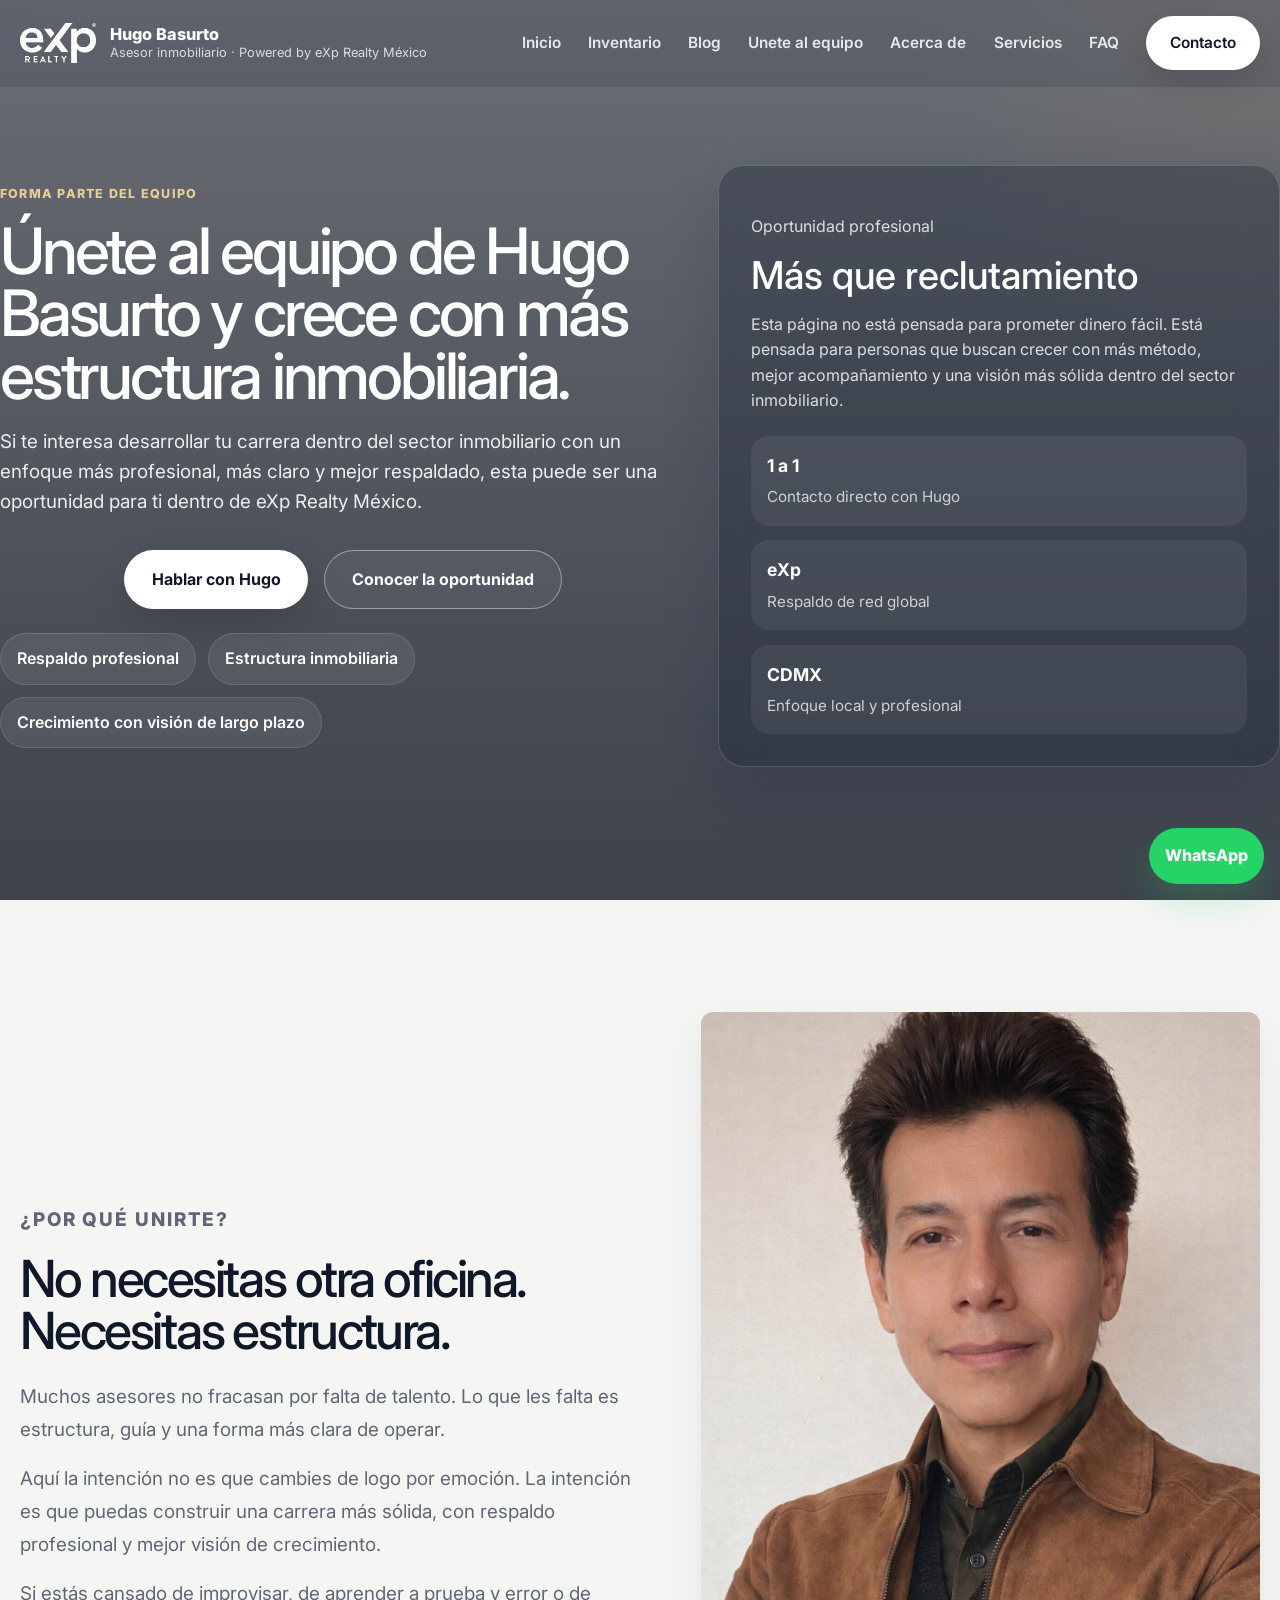
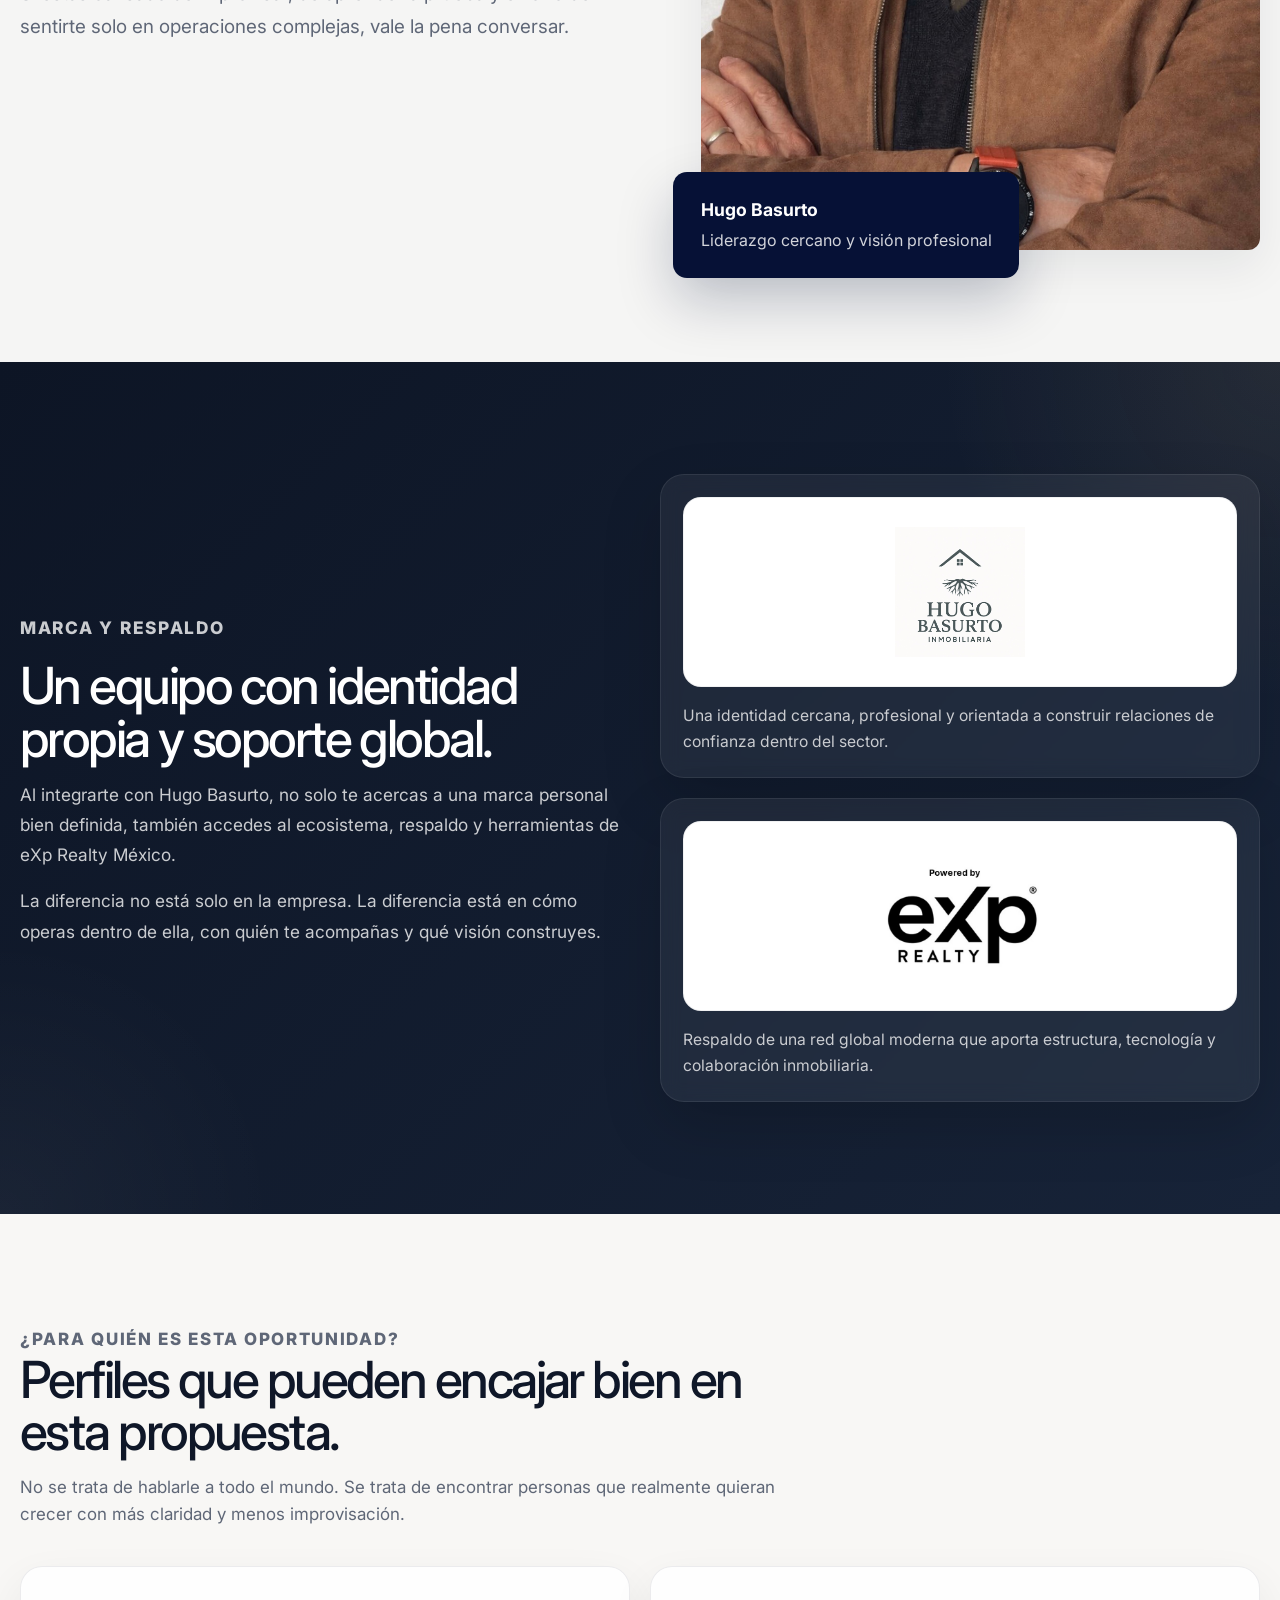
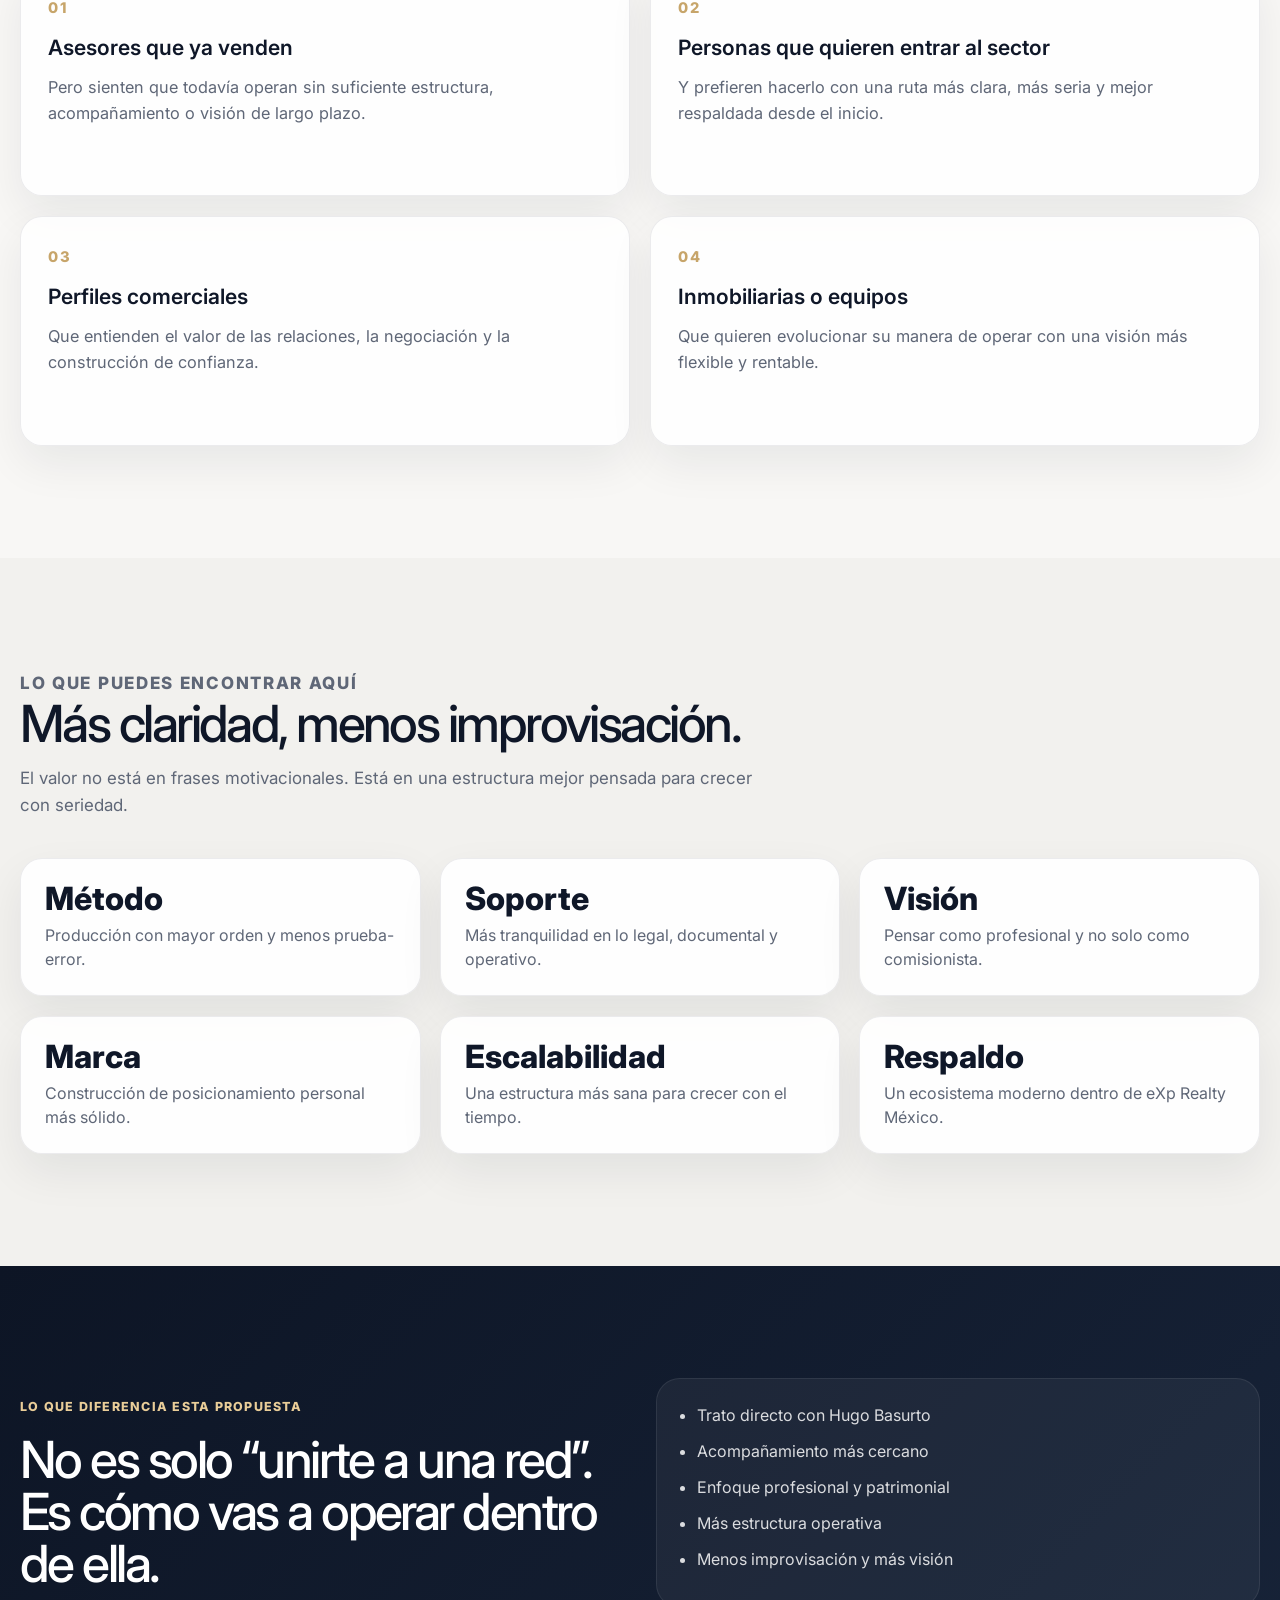
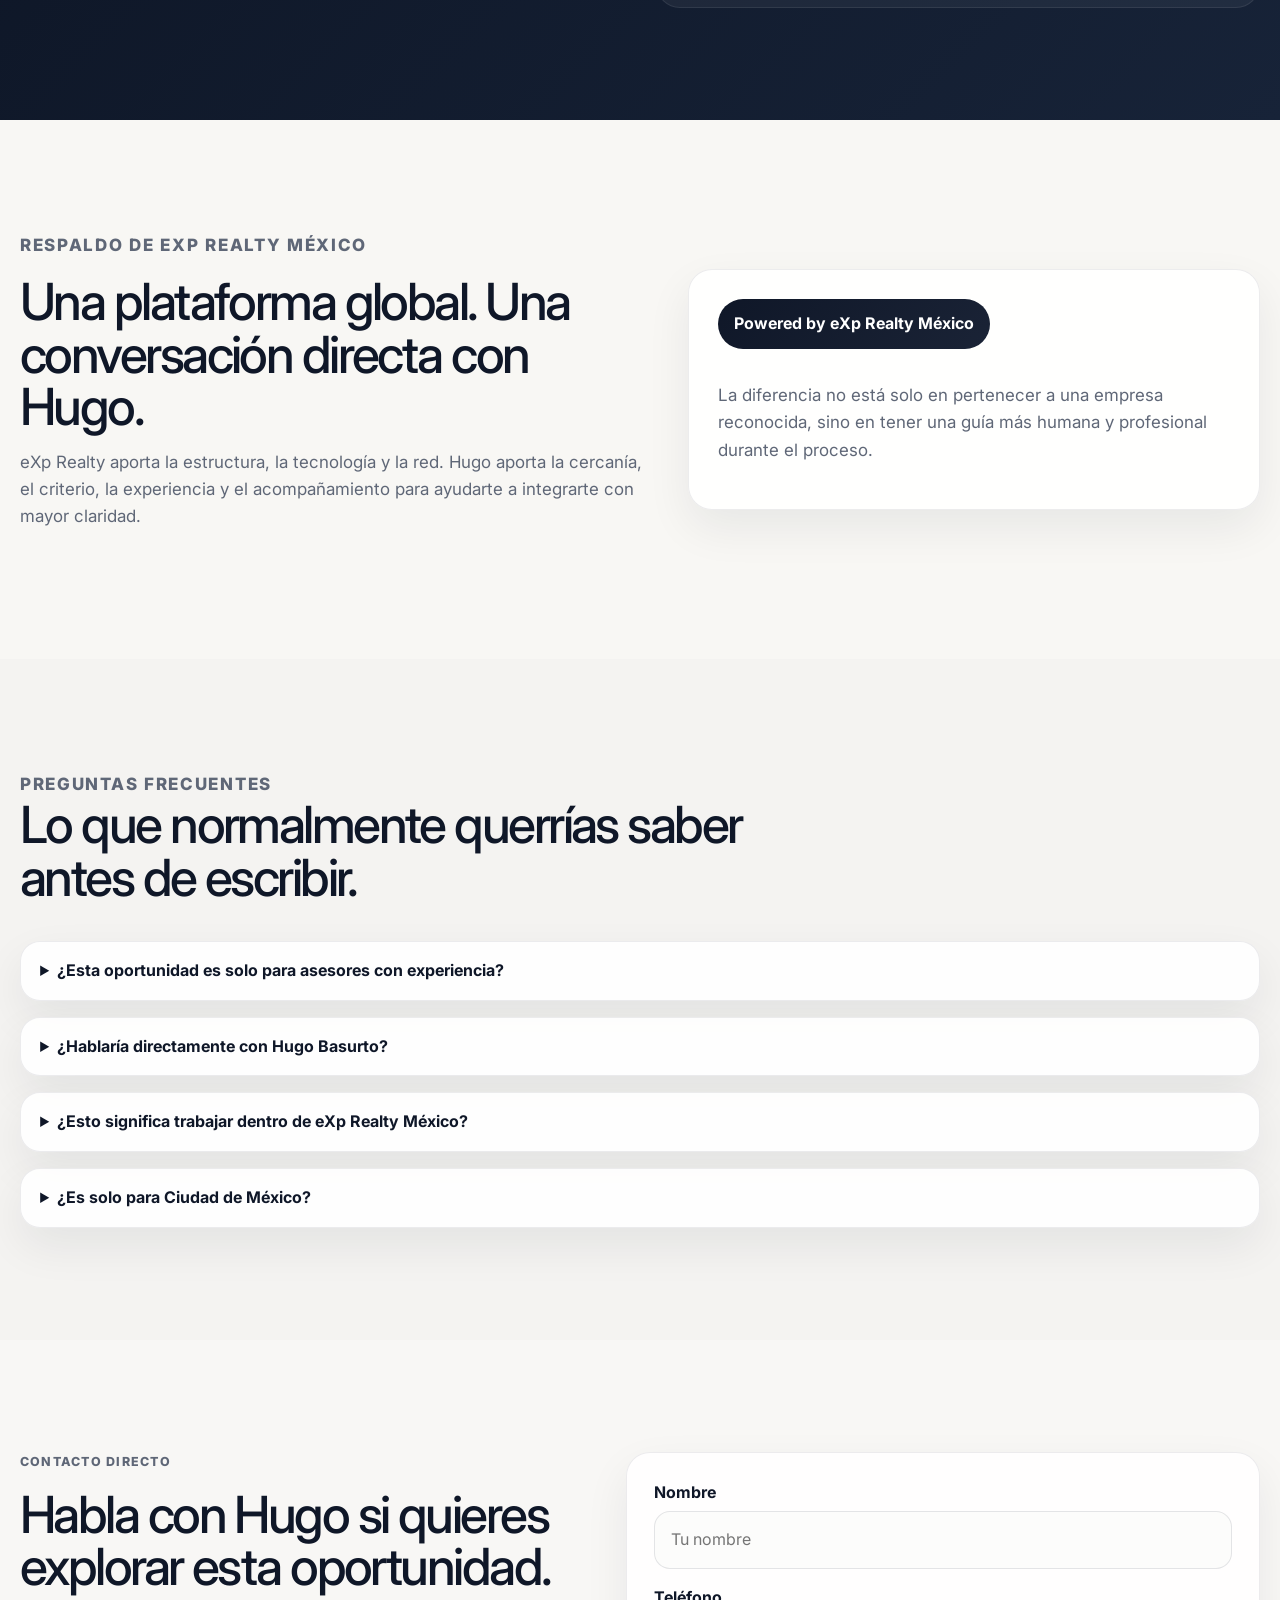
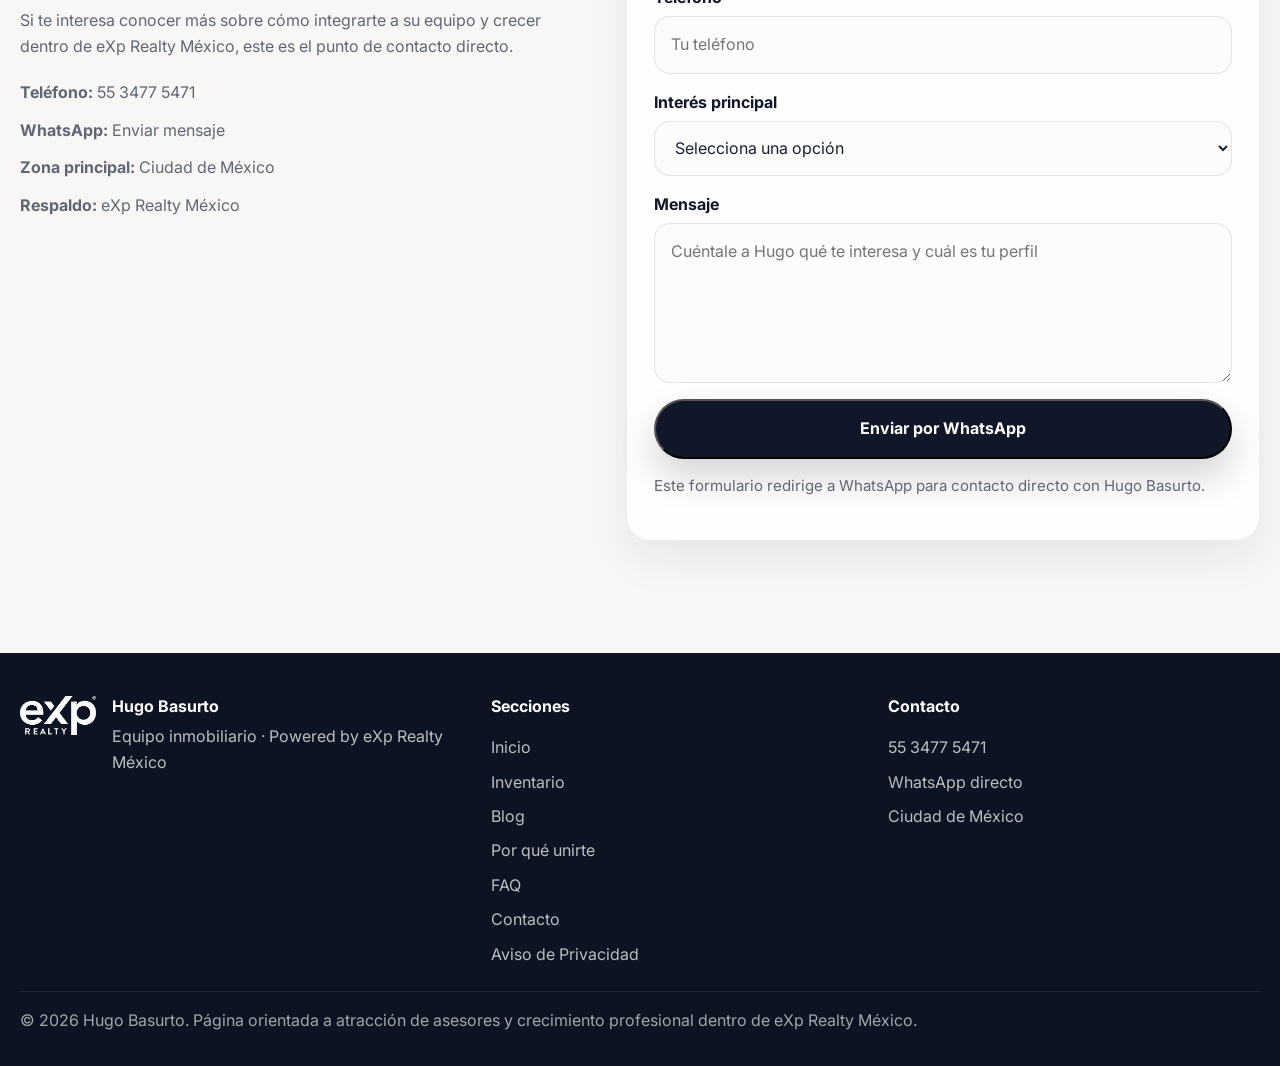
<file: unete-equipo/index.html>
<!DOCTYPE html>
<html lang="es-MX">
<head>
  <meta charset="UTF-8" />
  <meta name="viewport" content="width=device-width, initial-scale=1.0" />

  <title>Únete al Equipo de Hugo Basurto | Crece como Asesor Inmobiliario en CDMX</title>
  <meta name="description" content="Únete al equipo de Hugo Basurto dentro de eXp Realty México. Una oportunidad para asesores inmobiliarios que buscan estructura, respaldo, visión profesional y crecimiento en CDMX." />
  <meta name="keywords" content="unete equipo inmobiliario CDMX, asesor inmobiliario eXp Realty México, trabajar en inmobiliaria CDMX, crecimiento asesor inmobiliario, Hugo Basurto equipo inmobiliario, eXp Realty México asesores" />
  <meta name="author" content="Ricardo Kelebra" />
  <meta name="robots" content="index,follow,max-image-preview:large,max-snippet:-1,max-video-preview:-1" />
  <meta name="theme-color" content="#0f1728" />
  <meta name="google-site-verification" content="TU_CODIGO_DE_VERIFICACION_AQUI" />

  <link rel="canonical" href="https://www.raiceshogarfeliz.com/unete-equipo/" />

  <meta property="og:type" content="website" />
  <meta property="og:locale" content="es_MX" />
  <meta property="og:title" content="Únete al Equipo de Hugo Basurto" />
  <meta property="og:description" content="Crece como asesor inmobiliario con más estructura, respaldo y visión profesional dentro de eXp Realty México." />
  <meta property="og:url" content="https://www.raiceshogarfeliz.com/unete-equipo/" />
  <meta property="og:site_name" content="Hugo Basurto | Equipo Inmobiliario" />
  <meta property="og:image" content="https://www.raiceshogarfeliz.com/img/logo-hugo-basurto.jpeg" />

  <meta name="twitter:card" content="summary_large_image" />
  <meta name="twitter:title" content="Únete al Equipo de Hugo Basurto" />
  <meta name="twitter:description" content="Forma parte de un equipo inmobiliario con respaldo, estructura y crecimiento profesional en CDMX." />
  <meta name="twitter:image" content="https://www.raiceshogarfeliz.com/img/logo-hugo-basurto.jpeg" />

  <link rel="preconnect" href="https://fonts.googleapis.com" />
  <link rel="preconnect" href="https://fonts.gstatic.com" crossorigin />
  <link href="https://fonts.googleapis.com/css2?family=Inter:wght@400;500;600;700;800&display=swap" rel="stylesheet" />
  <link rel="stylesheet" href="../styles.css" />
  <link rel="icon" href="../favicon.ico" sizes="any">

  <script type="application/ld+json">
  {
    "@context": "https://schema.org",
    "@graph": [
      {
        "@type": "WebPage",
        "@id": "https://www.raiceshogarfeliz.com/unete-equipo/#webpage",
        "url": "https://www.raiceshogarfeliz.com/unete-equipo/",
        "name": "Únete al Equipo de Hugo Basurto",
        "description": "Página para asesores inmobiliarios interesados en unirse al equipo de Hugo Basurto dentro de eXp Realty México."
      },
      {
        "@type": "Person",
        "@id": "https://www.raiceshogarfeliz.com/unete-equipo/#hugo",
        "name": "Hugo Basurto",
        "jobTitle": "Asesor Inmobiliario",
        "worksFor": {
          "@type": "Organization",
          "name": "eXp Realty México"
        },
        "telephone": "+52-55-3477-5471",
        "url": "https://www.raiceshogarfeliz.com/unete-equipo/"
      },
      {
        "@type": "FAQPage",
        "mainEntity": [
          {
            "@type": "Question",
            "name": "¿Esta oportunidad es solo para asesores con experiencia?",
            "acceptedAnswer": {
              "@type": "Answer",
              "text": "No necesariamente. Puede ser valiosa tanto para perfiles con experiencia como para personas que quieren entrar al sector con mejor estructura y acompañamiento."
            }
          },
          {
            "@type": "Question",
            "name": "¿Hablaría directamente con Hugo Basurto?",
            "acceptedAnswer": {
              "@type": "Answer",
              "text": "Sí. El contacto de esta página está pensado para que la conversación sea directa con Hugo."
            }
          },
          {
            "@type": "Question",
            "name": "¿Esto significa trabajar dentro de eXp Realty México?",
            "acceptedAnswer": {
              "@type": "Answer",
              "text": "Sí. La propuesta es integrarte al equipo de Hugo Basurto dentro del ecosistema y respaldo de eXp Realty México."
            }
          },
          {
            "@type": "Question",
            "name": "¿Es solo para Ciudad de México?",
            "acceptedAnswer": {
              "@type": "Answer",
              "text": "El enfoque principal está en CDMX, pero dependiendo del perfil y la conversación, puede haber apertura a otros contextos."
            }
          }
        ]
      }
    ]
  }
  </script>
</head>
<body>
  <a
    class="floating-whatsapp"
    href="https://wa.me/525534775471?text=Hola%20Hugo,%20me%20interesa%20unirme%20a%20tu%20equipo"
    target="_blank"
    rel="noopener"
  >
    WhatsApp
  </a>

  <header class="site-header">
    <div class="container nav-wrap">
      <a href="../" class="brand">
        <span class="brand-mark">
          <img src="../img/exp-realty-logo.png" alt="Powered by eXp Realty" />
        </span>
        <span class="brand-text">
          <strong>Hugo Basurto</strong>
          <small>Asesor inmobiliario · Powered by eXp Realty México</small>
        </span>
      </a>

      <button class="nav-toggle" aria-label="Abrir menú" aria-expanded="false">☰</button>

      <nav class="site-nav">
        <a href="../">Inicio</a>
        <a href="https://www.pincali.com/inmobiliarios/hugob_17" target="_blank">Inventario</a>
        <a href="../blog/">Blog</a>
        <a href="../unete-equipo/">Unete al equipo</a>
        <a href="../#sobre-hugo">Acerca de</a>
        <a href="../#servicios">Servicios</a>
        <a href="#faq">FAQ</a>
        <a href="#contacto" class="btn btn-nav">Contacto</a>
      </nav>
    </div>
  </header>
  <main>
    <section class="team-hero" id="inicio">
      <div class="team-hero-overlay"></div>
      <div class="container team-hero-grid">
        <div class="team-hero-copy reveal">
          <p class="section-mini-title light">Forma parte del equipo</p>
          <h1>Únete al equipo de Hugo Basurto y crece con más estructura inmobiliaria.</h1>
          <p class="team-hero-text">
            Si te interesa desarrollar tu carrera dentro del sector inmobiliario con un enfoque más profesional,
            más claro y mejor respaldado, esta puede ser una oportunidad para ti dentro de eXp Realty México.
          </p>

          <div class="hero-actions">
            <a
              href="https://wa.me/525534775471?text=Hola%20Hugo,%20me%20interesa%20unirme%20a%20tu%20equipo"
              class="btn btn-light-solid"
              target="_blank"
              rel="noopener"
            >
              Hablar con Hugo
            </a>
            <a href="#porque-unirte" class="btn btn-outline-light">Conocer la oportunidad</a>
          </div>

          <div class="team-hero-points">
            <span>Respaldo profesional</span>
            <span>Estructura inmobiliaria</span>
            <span>Crecimiento con visión de largo plazo</span>
          </div>
        </div>

        <div class="team-hero-side reveal reveal-delay">
          <div class="team-side-card">
            <p class="mini-label">Oportunidad profesional</p>
            <h2>Más que reclutamiento</h2>
            <p>
              Esta página no está pensada para prometer dinero fácil. Está pensada para personas que buscan crecer
              con más método, mejor acompañamiento y una visión más sólida dentro del sector inmobiliario.
            </p>

            <div class="team-mini-stats">
              <article>
                <strong>1 a 1</strong>
                <span>Contacto directo con Hugo</span>
              </article>
              <article>
                <strong>eXp</strong>
                <span>Respaldo de red global</span>
              </article>
              <article>
                <strong>CDMX</strong>
                <span>Enfoque local y profesional</span>
              </article>
            </div>
          </div>
        </div>
      </div>
    </section>

    <section class="section section-editorial" id="porque-unirte">
      <div class="container editorial-grid">
        <div class="editorial-copy reveal">
          <p class="section-mini-title">¿Por qué unirte?</p>
          <h2>No necesitas otra oficina. Necesitas estructura.</h2>
          <p>
            Muchos asesores no fracasan por falta de talento. Lo que les falta es estructura, guía y una forma
            más clara de operar.
          </p>
          <p>
            Aquí la intención no es que cambies de logo por emoción. La intención es que puedas construir una
            carrera más sólida, con respaldo profesional y mejor visión de crecimiento.
          </p>
          <p>
            Si estás cansado de improvisar, de aprender a prueba y error o de sentirte solo en operaciones
            complejas, vale la pena conversar.
          </p>
        </div>

        <div class="editorial-photo-block reveal reveal-delay">
          <div class="editorial-photo-frame">
            <img src="../img/hugo_basurto.jpeg" alt="Hugo Basurto, liderazgo y acompañamiento inmobiliario" />
          </div>

          <div class="editorial-nameplate">
            <strong>Hugo Basurto</strong>
            <span>Liderazgo cercano y visión profesional</span>
          </div>
        </div>
      </div>
    </section>

    <section class="section section-brand-trust-dark">
      <div class="container brand-trust-grid">
        <div class="brand-trust-copy brand-trust-copy-light reveal">
          <p class="section-mini-title section-mini-title-gold">Marca y respaldo</p>
          <h2>Un equipo con identidad propia y soporte global.</h2>
          <p>
            Al integrarte con Hugo Basurto, no solo te acercas a una marca personal bien definida,
            también accedes al ecosistema, respaldo y herramientas de eXp Realty México.
          </p>
          <p>
            La diferencia no está solo en la empresa. La diferencia está en cómo operas dentro de ella,
            con quién te acompañas y qué visión construyes.
          </p>
        </div>

        <div class="brand-logo-cards reveal reveal-delay">
          <article class="logo-card-dark">
            <div class="logo-card-plate">
              <img src="../img/logo-hugo-basurto.jpeg" alt="Logo de Hugo Basurto Inmobiliaria" />
            </div>
            <p>Una identidad cercana, profesional y orientada a construir relaciones de confianza dentro del sector.</p>
          </article>

          <article class="logo-card-dark">
            <div class="logo-card-plate">
              <img src="../img/logo_exp.jpeg" alt="Powered by eXp Realty" />
            </div>
            <p>Respaldo de una red global moderna que aporta estructura, tecnología y colaboración inmobiliaria.</p>
          </article>
        </div>
      </div>
    </section>

    <section class="section services-section">
      <div class="container">
        <div class="section-heading reveal">
          <p class="section-mini-title">¿Para quién es esta oportunidad?</p>
          <h2>Perfiles que pueden encajar bien en esta propuesta.</h2>
          <p>
            No se trata de hablarle a todo el mundo. Se trata de encontrar personas que realmente quieran crecer
            con más claridad y menos improvisación.
          </p>
        </div>

        <div class="services-grid">
          <article class="service-card reveal">
            <span class="service-number">01</span>
            <h3>Asesores que ya venden</h3>
            <p>Pero sienten que todavía operan sin suficiente estructura, acompañamiento o visión de largo plazo.</p>
          </article>

          <article class="service-card reveal">
            <span class="service-number">02</span>
            <h3>Personas que quieren entrar al sector</h3>
            <p>Y prefieren hacerlo con una ruta más clara, más seria y mejor respaldada desde el inicio.</p>
          </article>

          <article class="service-card reveal">
            <span class="service-number">03</span>
            <h3>Perfiles comerciales</h3>
            <p>Que entienden el valor de las relaciones, la negociación y la construcción de confianza.</p>
          </article>

          <article class="service-card reveal">
            <span class="service-number">04</span>
            <h3>Inmobiliarias o equipos</h3>
            <p>Que quieren evolucionar su manera de operar con una visión más flexible y rentable.</p>
          </article>
        </div>
      </div>
    </section>

    <section class="section section-proof">
      <div class="container">
        <div class="section-heading reveal">
          <p class="section-mini-title">Lo que puedes encontrar aquí</p>
          <h2>Más claridad, menos improvisación.</h2>
          <p>
            El valor no está en frases motivacionales. Está en una estructura mejor pensada para crecer con seriedad.
          </p>
        </div>

        <div class="proof-grid">
          <article class="proof-card reveal">
            <strong>Método</strong>
            <span>Producción con mayor orden y menos prueba-error.</span>
          </article>

          <article class="proof-card reveal">
            <strong>Soporte</strong>
            <span>Más tranquilidad en lo legal, documental y operativo.</span>
          </article>

          <article class="proof-card reveal">
            <strong>Visión</strong>
            <span>Pensar como profesional y no solo como comisionista.</span>
          </article>

          <article class="proof-card reveal">
            <strong>Marca</strong>
            <span>Construcción de posicionamiento personal más sólido.</span>
          </article>

          <article class="proof-card reveal">
            <strong>Escalabilidad</strong>
            <span>Una estructura más sana para crecer con el tiempo.</span>
          </article>

          <article class="proof-card reveal">
            <strong>Respaldo</strong>
            <span>Un ecosistema moderno dentro de eXp Realty México.</span>
          </article>
        </div>
      </div>
    </section>

    <section class="section dark-band">
      <div class="container dark-band-grid">
        <div class="reveal">
          <p class="section-mini-title light">Lo que diferencia esta propuesta</p>
          <h2>No es solo “unirte a una red”. Es cómo vas a operar dentro de ella.</h2>
        </div>

        <div class="dark-list reveal reveal-delay">
          <ul>
            <li>Trato directo con Hugo Basurto</li>
            <li>Acompañamiento más cercano</li>
            <li>Enfoque profesional y patrimonial</li>
            <li>Más estructura operativa</li>
            <li>Menos improvisación y más visión</li>
          </ul>
        </div>
      </div>
    </section>

    <section class="section exp-section">
      <div class="container exp-grid">
        <div class="reveal">
          <p class="section-mini-title">Respaldo de eXp Realty México</p>
          <h2>Una plataforma global. Una conversación directa con Hugo.</h2>
          <p>
            eXp Realty aporta la estructura, la tecnología y la red. Hugo aporta la cercanía,
            el criterio, la experiencia y el acompañamiento para ayudarte a integrarte con mayor claridad.
          </p>
        </div>

        <div class="exp-badge-box reveal reveal-delay">
          <span class="exp-badge">Powered by eXp Realty México</span>
          <p>
            La diferencia no está solo en pertenecer a una empresa reconocida, sino en tener una guía más humana
            y profesional durante el proceso.
          </p>
        </div>
      </div>
    </section>

    <section class="section faq-section" id="faq">
      <div class="container">
        <div class="section-heading reveal">
          <p class="section-mini-title">Preguntas frecuentes</p>
          <h2>Lo que normalmente querrías saber antes de escribir.</h2>
        </div>

        <div class="faq-list reveal">
          <details class="faq-item">
            <summary>¿Esta oportunidad es solo para asesores con experiencia?</summary>
            <p>No necesariamente. Puede ser valiosa tanto para perfiles con experiencia como para personas que quieren entrar al sector con mejor estructura y acompañamiento.</p>
          </details>

          <details class="faq-item">
            <summary>¿Hablaría directamente con Hugo Basurto?</summary>
            <p>Sí. El contacto de esta página está pensado para que la conversación sea directa con Hugo.</p>
          </details>

          <details class="faq-item">
            <summary>¿Esto significa trabajar dentro de eXp Realty México?</summary>
            <p>Sí. La propuesta es integrarte al equipo de Hugo Basurto dentro del ecosistema y respaldo de eXp Realty México.</p>
          </details>

          <details class="faq-item">
            <summary>¿Es solo para Ciudad de México?</summary>
            <p>El enfoque principal está en CDMX, pero dependiendo del perfil y la conversación, puede haber apertura a otros contextos.</p>
          </details>
        </div>
      </div>
    </section>

    <section class="section contact-section" id="contacto">
      <div class="container contact-grid">
        <div class="contact-copy reveal">
          <p class="section-mini-title">Contacto directo</p>
          <h2>Habla con Hugo si quieres explorar esta oportunidad.</h2>
          <p>
            Si te interesa conocer más sobre cómo integrarte a su equipo y crecer dentro de eXp Realty México,
            este es el punto de contacto directo.
          </p>

          <ul class="contact-list">
            <li><strong>Teléfono:</strong> <a href="tel:+525534775471">55 3477 5471</a></li>
            <li><strong>WhatsApp:</strong> <a href="https://wa.me/525534775471" target="_blank" rel="noopener">Enviar mensaje</a></li>
            <li><strong>Zona principal:</strong> Ciudad de México</li>
            <li><strong>Respaldo:</strong> eXp Realty México</li>
          </ul>
        </div>

        <form class="contact-form reveal reveal-delay" id="leadForm">
          <div class="form-row">
            <label for="nombre">Nombre</label>
            <input type="text" id="nombre" name="nombre" placeholder="Tu nombre" required />
          </div>

          <div class="form-row">
            <label for="telefono">Teléfono</label>
            <input type="tel" id="telefono" name="telefono" placeholder="Tu teléfono" required />
          </div>

          <div class="form-row">
            <label for="servicio">Interés principal</label>
            <select id="servicio" name="servicio" required>
              <option value="">Selecciona una opción</option>
              <option>Quiero unirme al equipo</option>
              <option>Quiero conocer más sobre eXp Realty</option>
              <option>Tengo experiencia como asesor</option>
              <option>Estoy empezando en el sector</option>
              <option>Quiero hablar directamente con Hugo</option>
            </select>
          </div>

          <div class="form-row">
            <label for="mensaje">Mensaje</label>
            <textarea id="mensaje" name="mensaje" rows="5" placeholder="Cuéntale a Hugo qué te interesa y cuál es tu perfil"></textarea>
          </div>

          <button type="submit" class="btn btn-primary btn-full">Enviar por WhatsApp</button>
          <p class="form-note">Este formulario redirige a WhatsApp para contacto directo con Hugo Basurto.</p>
        </form>
      </div>
    </section>
  </main>

  <footer class="site-footer">
    <div class="container footer-grid">
      <div>
        <div class="footer-brand">
          <span class="footer-logo">
            <img src="../img/exp-realty-logo.png" alt="Powered by eXp Realty" />
          </span>
          <div>
            <strong>Hugo Basurto</strong>
            <p>Equipo inmobiliario · Powered by eXp Realty México</p>
          </div>
        </div>
      </div>

      <div class="footer-column">
        <h3>Secciones</h3>
        <a href="../">Inicio</a>
        <a href="https://www.pincali.com/inmobiliarios/hugob_17" target="_blank">Inventario</a>
        <a href="../blog/">Blog</a>
        <a href="#porque-unirte">Por qué unirte</a>
        <a href="#faq">FAQ</a>
        <a href="#contacto">Contacto</a>
        <a href="../Aviso_de_Privacidad_%20Hugo_Basurtoc.pdf" target="_blank">Aviso de Privacidad</a>
      </div>

      <div class="footer-column">
        <h3>Contacto</h3>
        <a href="tel:+525534775471">55 3477 5471</a>
        <a href="https://wa.me/525534775471" target="_blank" rel="noopener">WhatsApp directo</a>
        <span>Ciudad de México</span>
      </div>
    </div>

    <div class="container footer-bottom">
      <p>© 2026 Hugo Basurto. Página orientada a atracción de asesores y crecimiento profesional dentro de eXp Realty México.</p>
    </div>
  </footer>

  <script src="../script.js"></script>
</body>
</html>
</file>
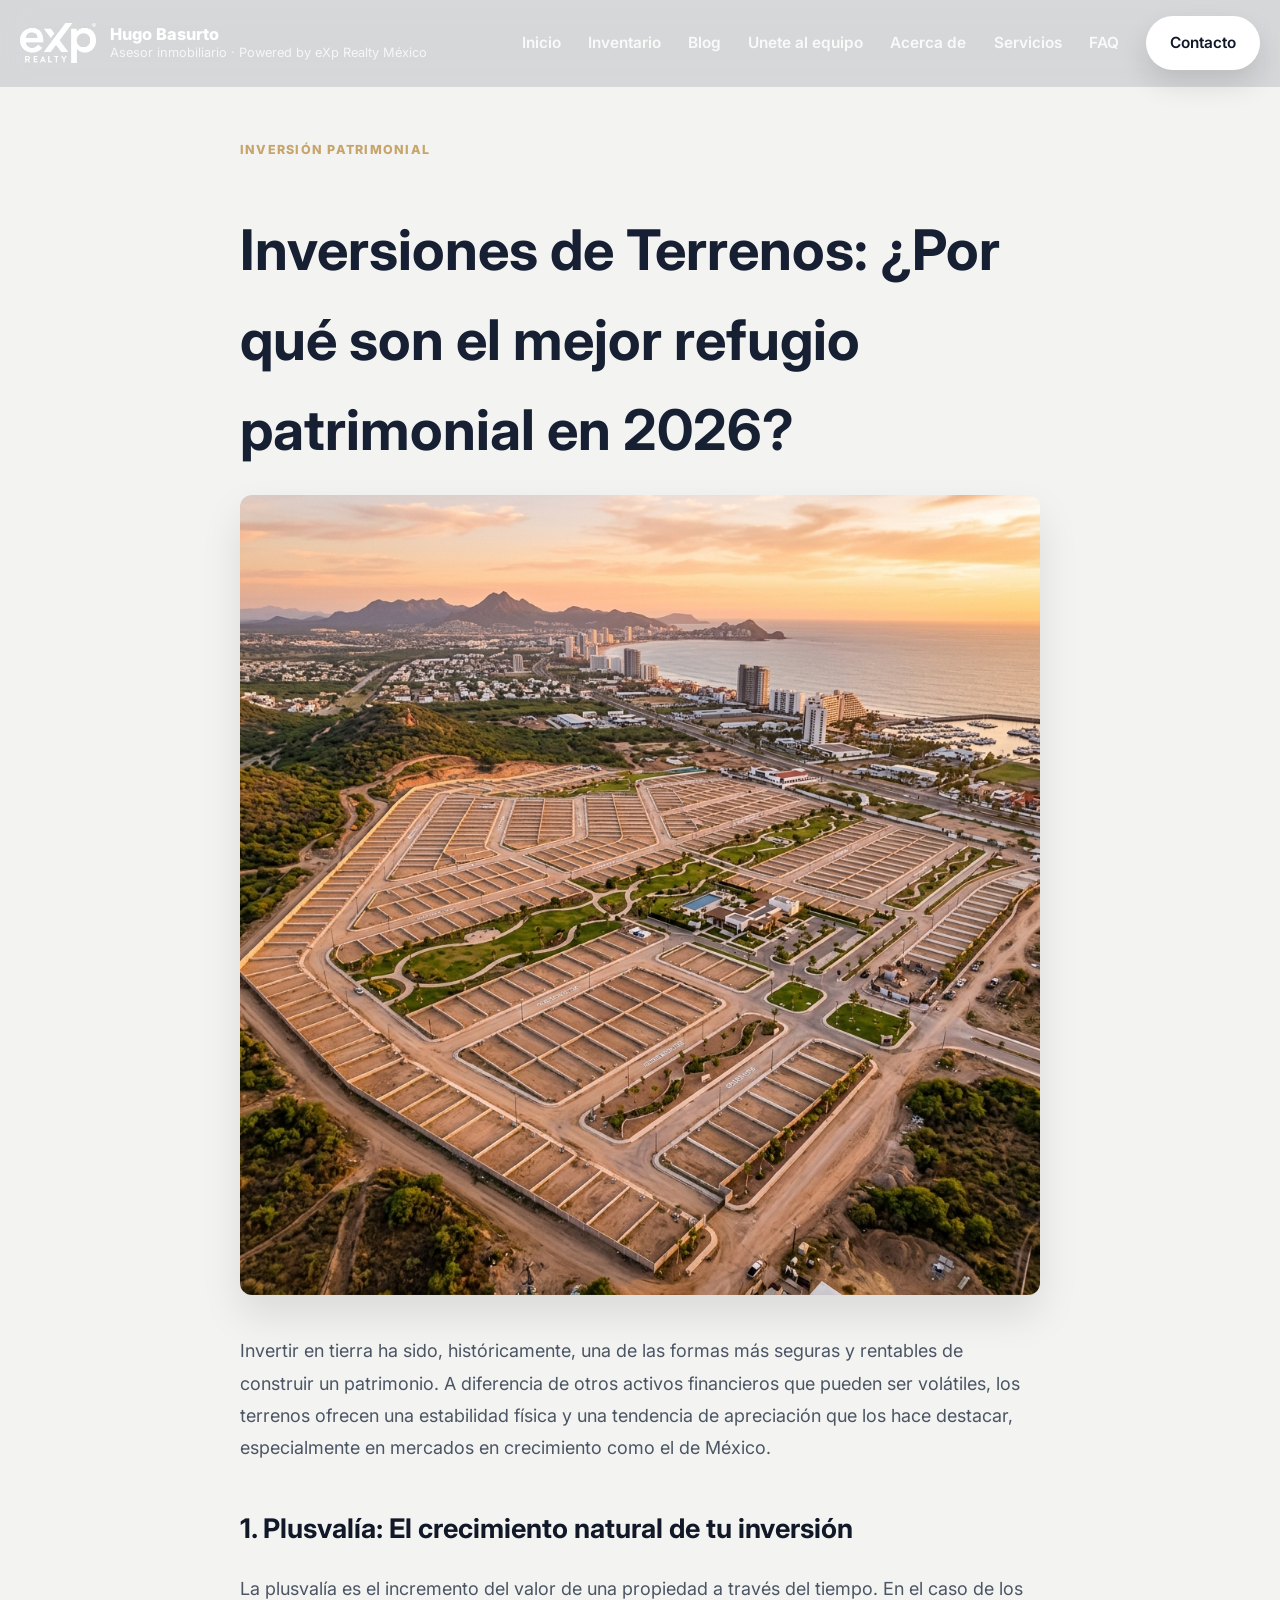
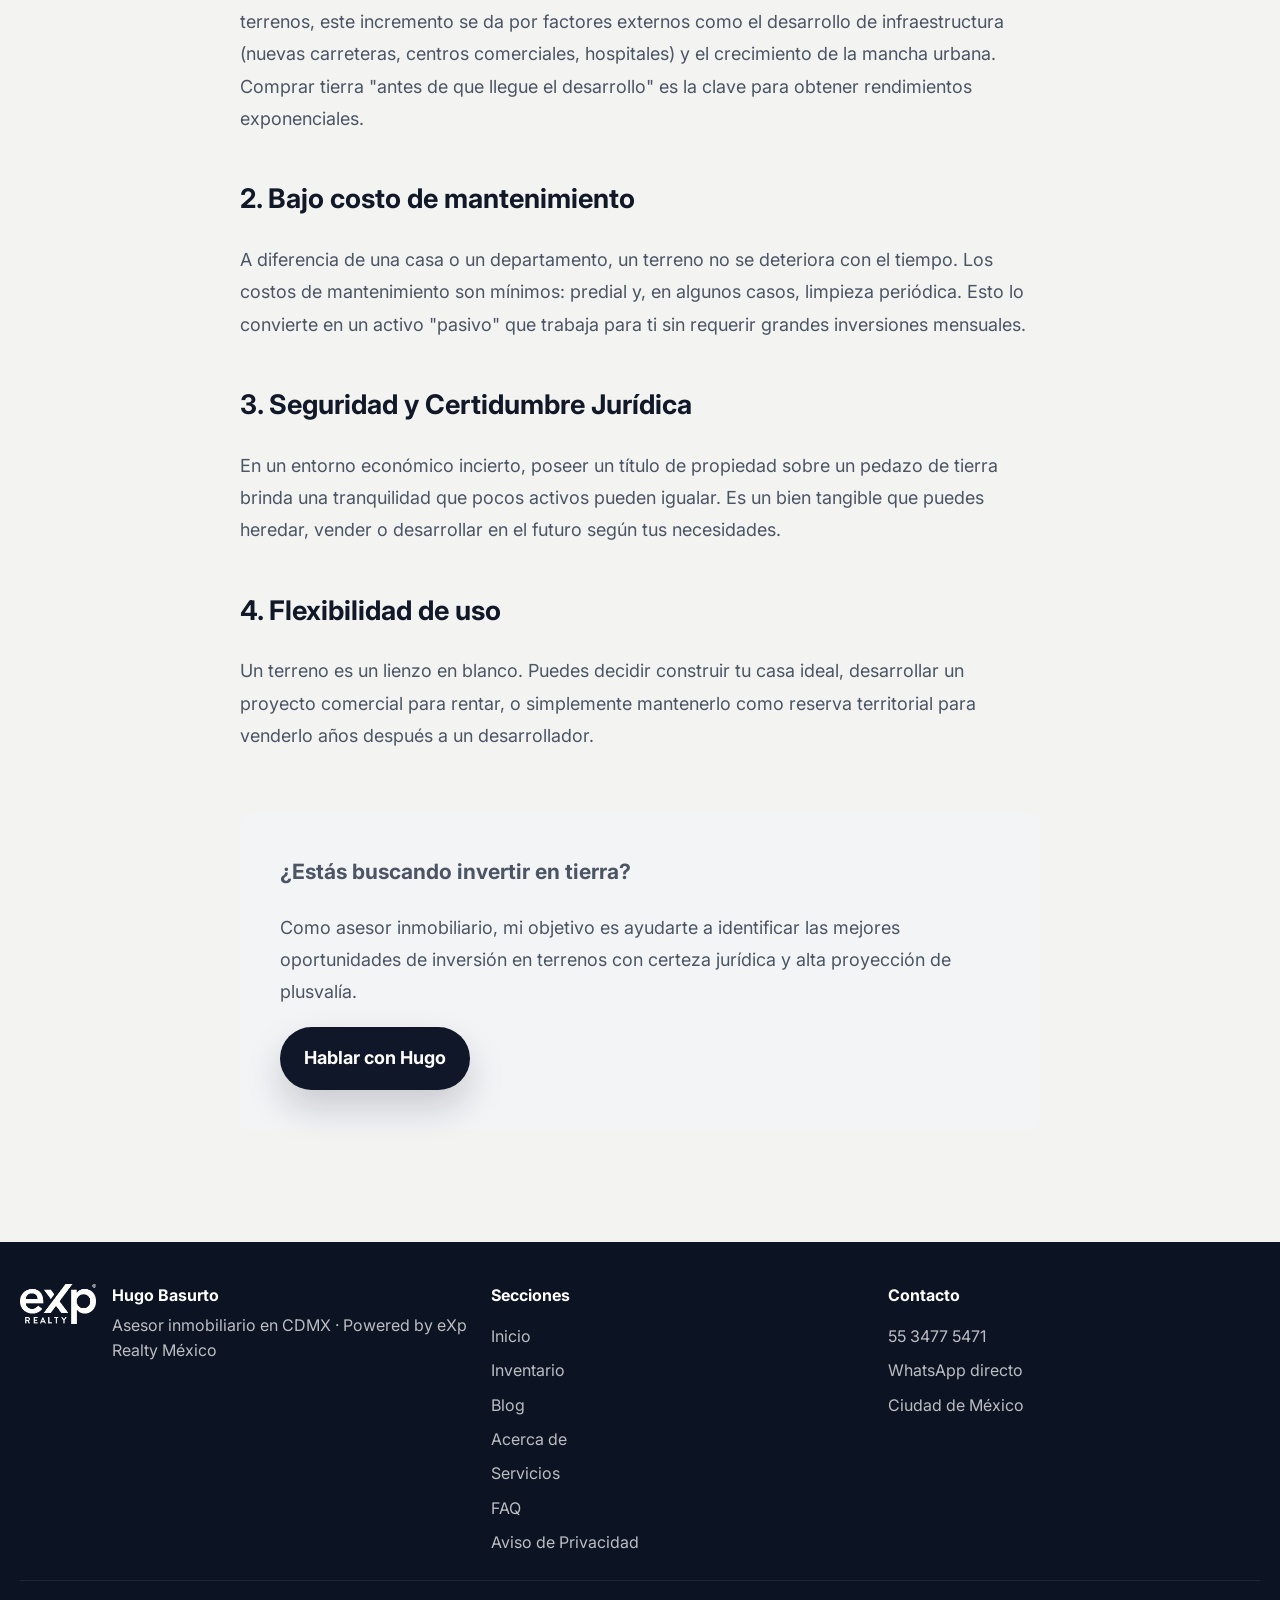
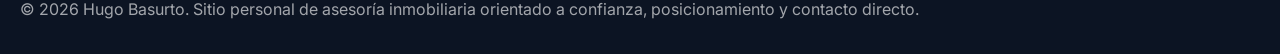
<file: blog/inversiones-terrenos/index.html>
<!DOCTYPE html>
<html lang="es-MX">
<head>
  <meta charset="UTF-8" />
  <meta name="viewport" content="width=device-width, initial-scale=1.0" />

  <title>Inversiones de Terrenos: Guía de Plusvalía y Patrimonio | Hugo Basurto</title>
  <meta name="description" content="¿Por qué invertir en terrenos en México? Descubre las ventajas de la plusvalía, seguridad patrimonial y cómo elegir el mejor terreno con la asesoría de Hugo Basurto." />
  <meta name="keywords" content="inversiones terrenos México, plusvalía terrenos CDMX, comprar tierra patrimonio, asesor inmobiliario terrenos" />
  <meta name="author" content="Ricardo Kelebra" />
  <meta name="robots" content="index,follow" />
  <meta name="theme-color" content="#0f1728" />
  <meta name="google-site-verification" content="TU_CODIGO_DE_VERIFICACION_AQUI" />

  <link rel="canonical" href="https://www.raiceshogarfeliz.com/blog/inversiones-terrenos/" />

  <!-- Open Graph / Facebook -->
  <meta property="og:type" content="article" />
  <meta property="og:locale" content="es_MX" />
  <meta property="og:title" content="Inversiones de Terrenos: Guía de Plusvalía y Patrimonio | Hugo Basurto" />
  <meta property="og:description" content="¿Por qué invertir en terrenos en México? Descubre las ventajas de la plusvalía, seguridad patrimonial y cómo elegir el mejor terreno." />
  <meta property="og:url" content="https://www.raiceshogarfeliz.com/blog/inversiones-terrenos/" />
  <meta property="og:site_name" content="Hugo Basurto | Asesor Inmobiliario" />
  <meta property="og:image" content="https://www.raiceshogarfeliz.com/img/inversion_terrenos_mexico.png" />

  <!-- Twitter -->
  <meta name="twitter:card" content="summary_large_image" />
  <meta name="twitter:title" content="Inversiones de Terrenos: Guía de Plusvalía y Patrimonio | Hugo Basurto" />
  <meta name="twitter:description" content="¿Por qué invertir en terrenos en México? Descubre las ventajas de la plusvalía y seguridad patrimonial." />
  <meta name="twitter:image" content="https://www.raiceshogarfeliz.com/img/inversion_terrenos_mexico.png" />

  <link rel="preconnect" href="https://fonts.googleapis.com" />
  <link rel="preconnect" href="https://fonts.gstatic.com" crossorigin />
  <link href="https://fonts.googleapis.com/css2?family=Inter:wght@400;500;600;700;800&display=swap" rel="stylesheet" />
  <link rel="stylesheet" href="../../styles.css" />
  <link rel="icon" href="../../favicon.ico" sizes="any">

  <!-- Schema.org BlogPosting Structured Data -->
  <script type="application/ld+json">
  {
    "@context": "https://schema.org",
    "@type": "BlogPosting",
    "mainEntityOfPage": {
      "@type": "WebPage",
      "@id": "https://www.raiceshogarfeliz.com/blog/inversiones-terrenos/"
    },
    "headline": "Inversiones de Terrenos: ¿Por qué son el mejor refugio patrimonial en 2026?",
    "description": "¿Por qué invertir en terrenos en México? Descubre las ventajas de la plusvalía, seguridad patrimonial y cómo elegir el mejor terreno con la asesoría de Hugo Basurto.",
    "image": "https://www.raiceshogarfeliz.com/img/inversion_terrenos_mexico.png",  
    "author": {
      "@type": "Person",
      "name": "Hugo Basurto",
      "url": "https://www.raiceshogarfeliz.com/"
    },  
    "publisher": {
      "@type": "Organization",
      "name": "Hugo Basurto | Asesor Inmobiliario",
      "logo": {
        "@type": "ImageObject",
        "url": "https://www.raiceshogarfeliz.com/img/logo-hugo-basurto.jpeg"
      }
    },
    "datePublished": "2026-04-22",
    "dateModified": "2026-05-29"
  }
  </script>
</head>
<body>
  <header class="site-header">
    <div class="container nav-wrap">
      <a href="../../" class="brand">
        <span class="brand-mark">
          <img src="../../img/exp-realty-logo.png" alt="Powered by eXp Realty" />
        </span>
        <span class="brand-text">
          <strong>Hugo Basurto</strong>
          <small>Asesor inmobiliario · Powered by eXp Realty México</small>
        </span>
      </a>

      <button class="nav-toggle" aria-label="Abrir menú" aria-expanded="false">☰</button>

      <nav class="site-nav">
        <a href="../../">Inicio</a>
        <a href="https://www.pincali.com/inmobiliarios/hugob_17" target="_blank">Inventario</a>
        <a href="../">Blog</a>
        <a href="../../unete-equipo/">Unete al equipo</a>
        <a href="../../#sobre-hugo">Acerca de</a>
        <a href="../../#servicios">Servicios</a>
        <a href="../../#faq">FAQ</a>
        <a href="../../#contacto" class="btn btn-nav">Contacto</a>
      </nav>
    </div>
  </header>

  <main>
    <article class="section" style="padding-top: 140px;">
      <div class="container" style="max-width: 800px;">
        <p class="section-mini-title">Inversión Patrimonial</p>
        <h1 style="font-size: clamp(2rem, 5vw, 3.5rem); margin-bottom: 20px;">Inversiones de Terrenos: ¿Por qué son el mejor refugio patrimonial en 2026?</h1>
        
        <div style="margin-bottom: 40px; border-radius: 12px; overflow: hidden; box-shadow: 0 20px 40px rgba(0,0,0,0.1);">
          <img src="../../img/inversion_terrenos_mexico.png" alt="Inversión en terrenos en México" style="width: 100%; height: auto; display: block;">
        </div>

        <div class="article-content" style="font-size: 1.125rem; line-height: 1.8; color: #4b5563;">
          <p>
            Invertir en tierra ha sido, históricamente, una de las formas más seguras y rentables de construir un patrimonio. A diferencia de otros activos financieros que pueden ser volátiles, los terrenos ofrecen una estabilidad física y una tendencia de apreciación que los hace destacar, especialmente en mercados en crecimiento como el de México.
          </p>

          <h2 style="color: #111827; margin-top: 40px; margin-bottom: 20px;">1. Plusvalía: El crecimiento natural de tu inversión</h2>
          <p>
            La plusvalía es el incremento del valor de una propiedad a través del tiempo. En el caso de los terrenos, este incremento se da por factores externos como el desarrollo de infraestructura (nuevas carreteras, centros comerciales, hospitales) y el crecimiento de la mancha urbana. Comprar tierra "antes de que llegue el desarrollo" es la clave para obtener rendimientos exponenciales.
          </p>

          <h2 style="color: #111827; margin-top: 40px; margin-bottom: 20px;">2. Bajo costo de mantenimiento</h2>
          <p>
            A diferencia de una casa o un departamento, un terreno no se deteriora con el tiempo. Los costos de mantenimiento son mínimos: predial y, en algunos casos, limpieza periódica. Esto lo convierte en un activo "pasivo" que trabaja para ti sin requerir grandes inversiones mensuales.
          </p>

          <h2 style="color: #111827; margin-top: 40px; margin-bottom: 20px;">3. Seguridad y Certidumbre Jurídica</h2>
          <p>
            En un entorno económico incierto, poseer un título de propiedad sobre un pedazo de tierra brinda una tranquilidad que pocos activos pueden igualar. Es un bien tangible que puedes heredar, vender o desarrollar en el futuro según tus necesidades.
          </p>

          <h2 style="color: #111827; margin-top: 40px; margin-bottom: 20px;">4. Flexibilidad de uso</h2>
          <p>
            Un terreno es un lienzo en blanco. Puedes decidir construir tu casa ideal, desarrollar un proyecto comercial para rentar, o simplemente mantenerlo como reserva territorial para venderlo años después a un desarrollador.
          </p>

          <div style="background: #f3f4f6; padding: 40px; border-radius: 12px; margin-top: 60px;">
            <h3 style="margin-top: 0;">¿Estás buscando invertir en tierra?</h3>
            <p>
              Como asesor inmobiliario, mi objetivo es ayudarte a identificar las mejores oportunidades de inversión en terrenos con certeza jurídica y alta proyección de plusvalía.
            </p>
            <a href="https://wa.me/525534775471?text=Hola%20Hugo,%20le%C3%AD%20tu%20art%C3%ADculo%20sobre%20terrenos%20y%20quiero%20asesor%C3%ADa" class="btn btn-primary" target="_blank">Hablar con Hugo</a>
          </div>
        </div>
      </div>
    </article>
  </main>

  <footer class="site-footer">
    <div class="container footer-grid">
      <div>
        <div class="footer-brand">
          <span class="footer-logo">
            <img src="../../img/exp-realty-logo.png" alt="Powered by eXp Realty" />
          </span>
          <div>
            <strong>Hugo Basurto</strong>
            <p>Asesor inmobiliario en CDMX · Powered by eXp Realty México</p>
          </div>
        </div>
      </div>

      <div class="footer-column">
        <h3>Secciones</h3>
        <a href="../../">Inicio</a>
        <a href="https://www.pincali.com/inmobiliarios/hugob_17" target="_blank">Inventario</a>
        <a href="../">Blog</a>
        <a href="../../#sobre-hugo">Acerca de</a>
        <a href="../../#servicios">Servicios</a>
        <a href="../../#faq">FAQ</a>
        <a href="../../Aviso_de_Privacidad_%20Hugo_Basurtoc.pdf" target="_blank">Aviso de Privacidad</a>
      </div>

      <div class="footer-column">
        <h3>Contacto</h3>
        <a href="tel:+525534775471">55 3477 5471</a>
        <a href="https://wa.me/525534775471" target="_blank" rel="noopener">WhatsApp directo</a>
        <span>Ciudad de México</span>
      </div>
    </div>

    <div class="container footer-bottom">
      <p>© 2026 Hugo Basurto. Sitio personal de asesoría inmobiliaria orientado a confianza, posicionamiento y contacto directo.</p>
    </div>
  </footer>

  <script src="../../script.js"></script>
</body>
</html>
</file>
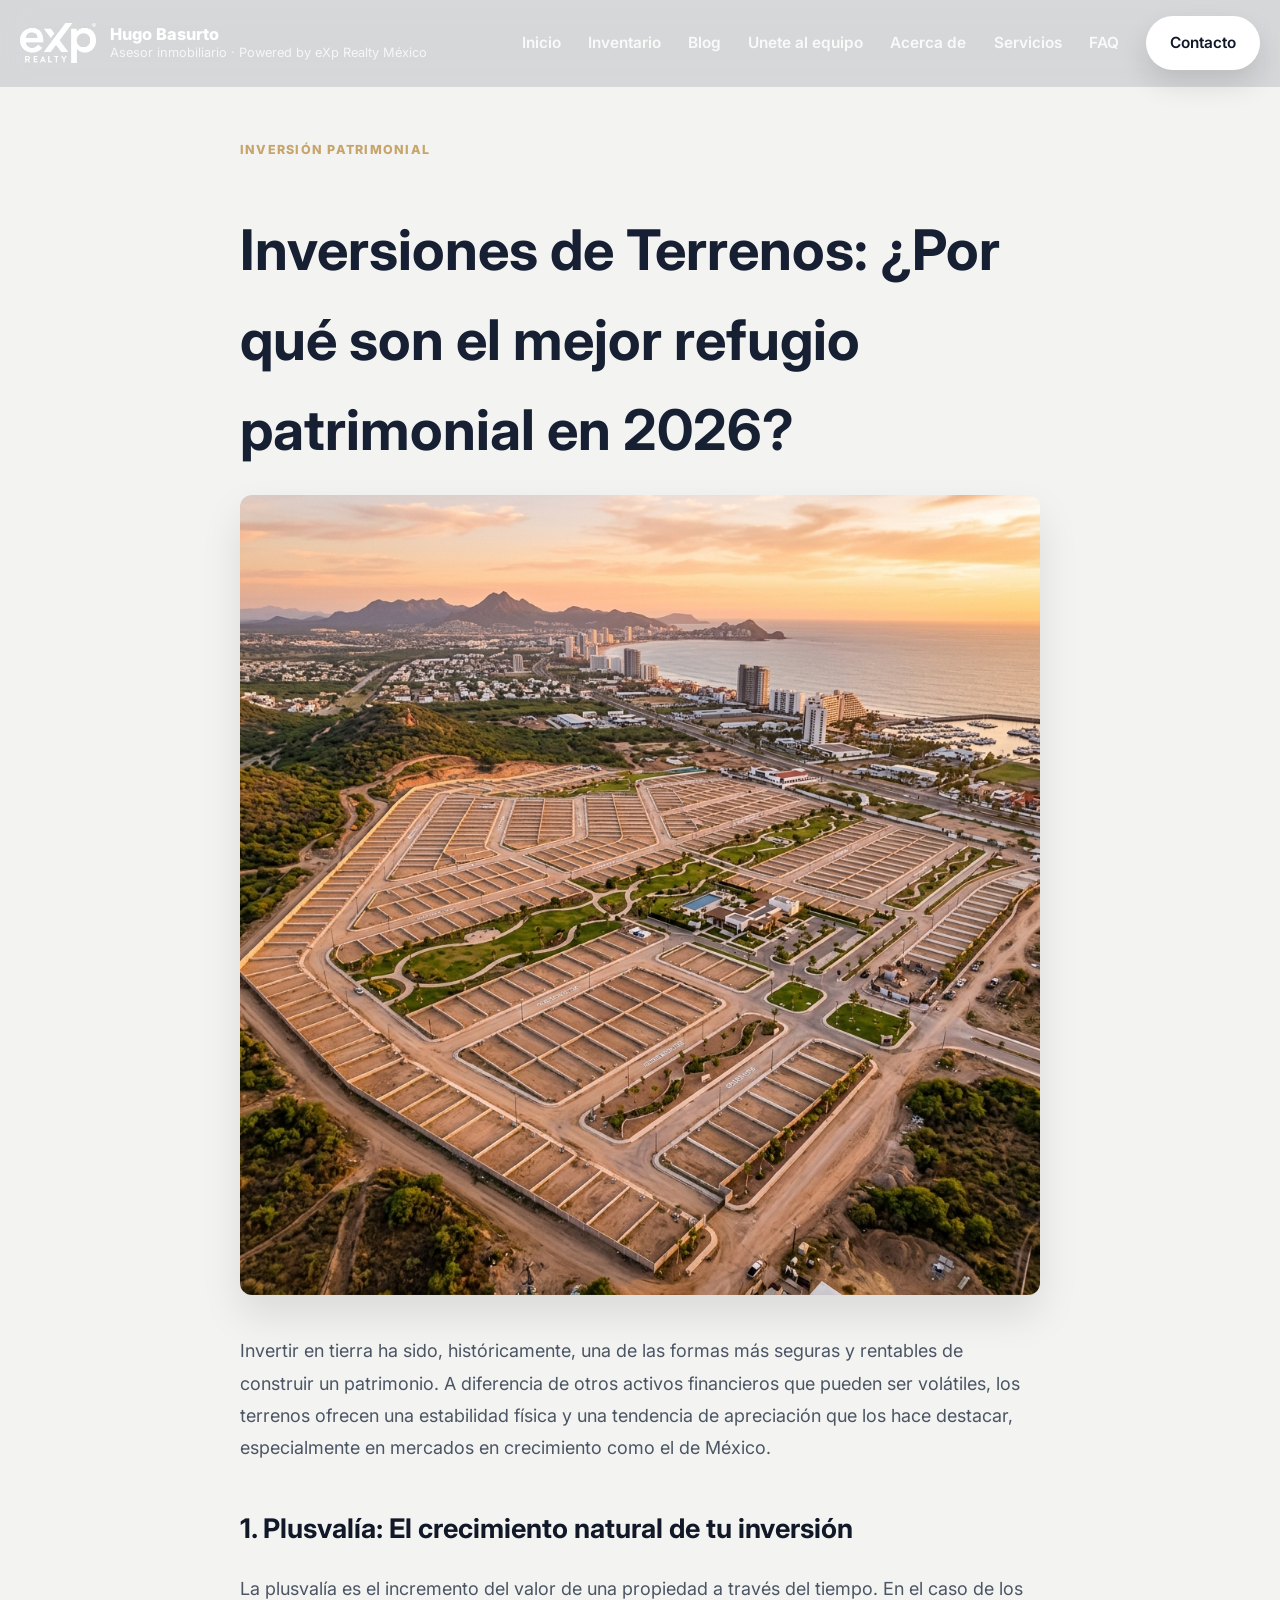
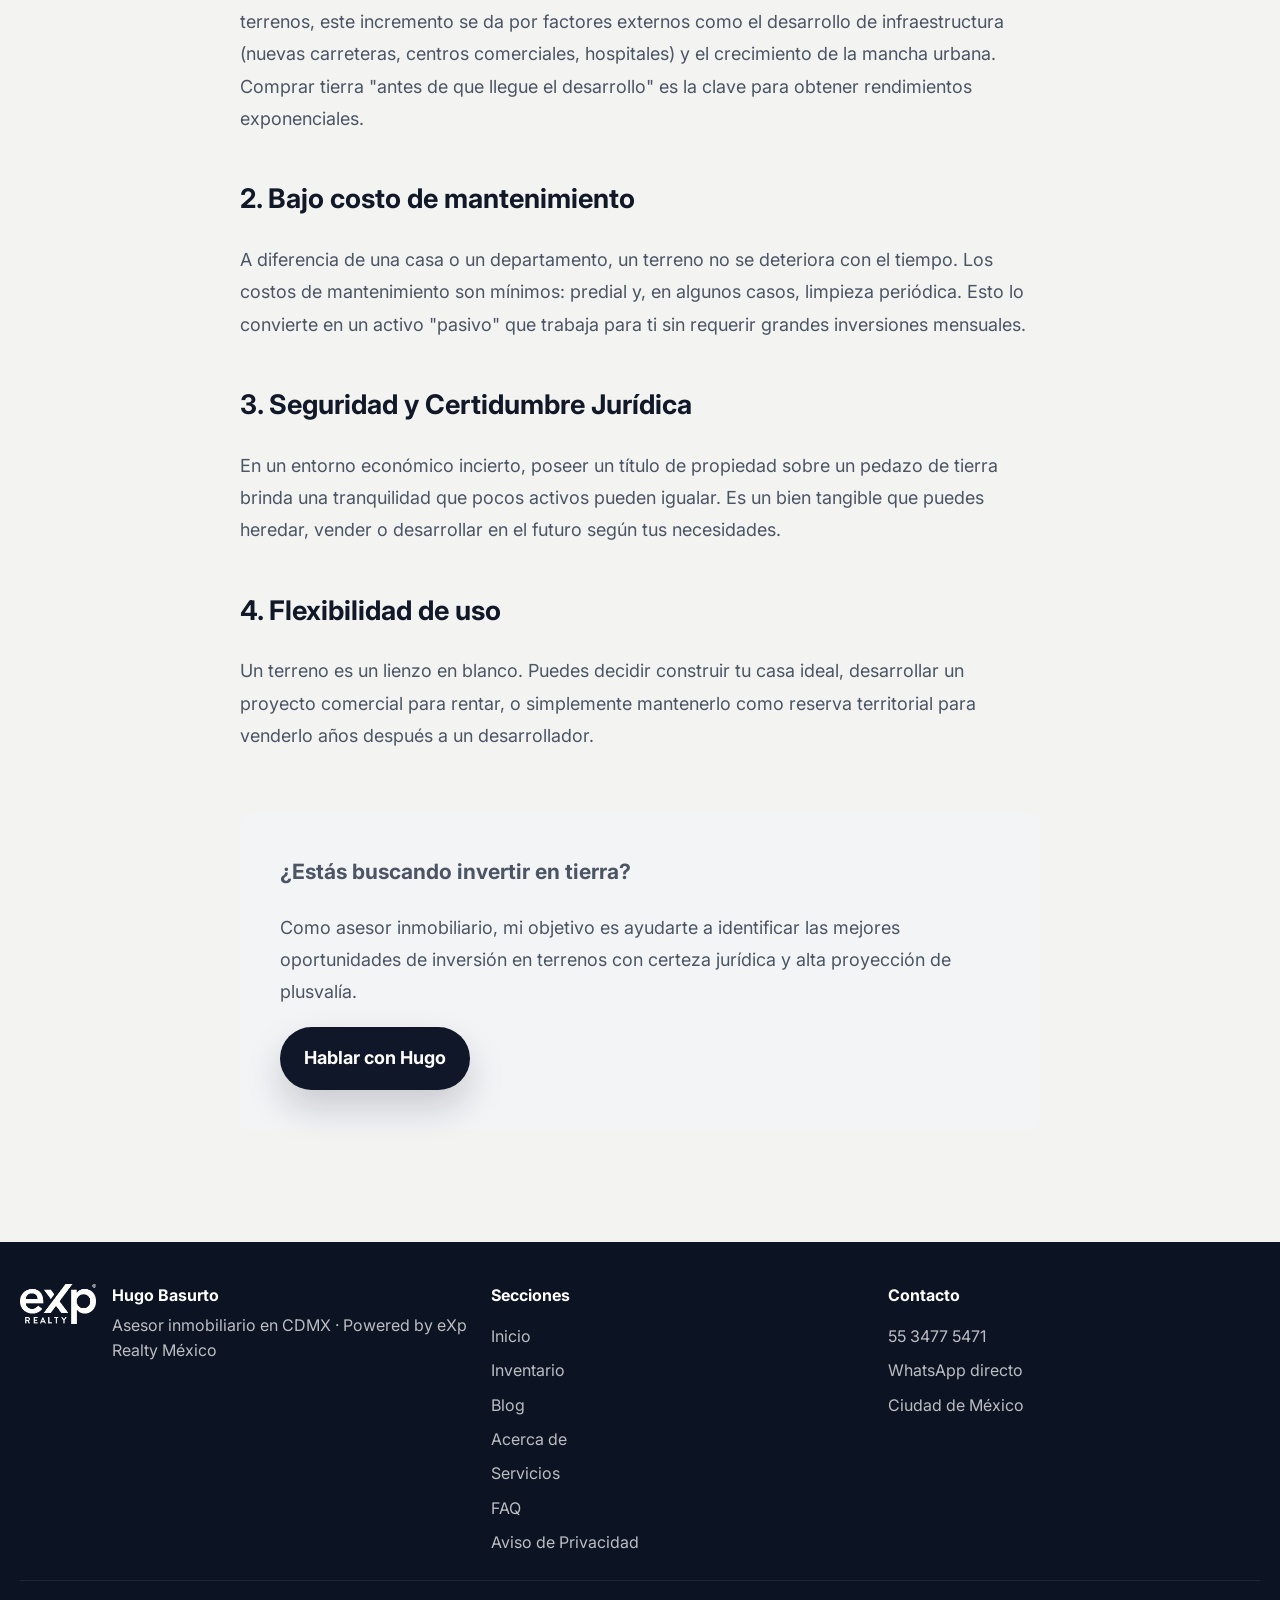
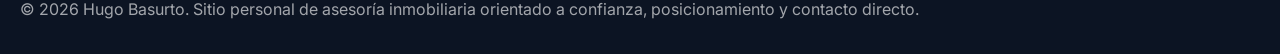
<file: blog-inversiones-terrenos.html>
<!DOCTYPE html>
<html lang="es-MX">
<head>
  <meta charset="UTF-8" />
  <meta name="viewport" content="width=device-width, initial-scale=1.0" />

  <title>Inversiones de Terrenos: Guía de Plusvalía y Patrimonio | Hugo Basurto</title>
  <meta name="description" content="¿Por qué invertir en terrenos en México? Descubre las ventajas de la plusvalía, seguridad patrimonial y cómo elegir el mejor terreno con la asesoría de Hugo Basurto." />
  <meta name="keywords" content="inversiones terrenos México, plusvalía terrenos CDMX, comprar tierra patrimonio, asesor inmobiliario terrenos" />
  <meta name="author" content="Ricardo Kelebra" />
  <meta name="robots" content="index,follow" />
  <meta name="theme-color" content="#0f1728" />
  <meta name="google-site-verification" content="TU_CODIGO_DE_VERIFICACION_AQUI" />

  <link rel="preconnect" href="https://fonts.googleapis.com" />
  <link rel="preconnect" href="https://fonts.gstatic.com" crossorigin />
  <link href="https://fonts.googleapis.com/css2?family=Inter:wght@400;500;600;700;800&display=swap" rel="stylesheet" />
  <link rel="stylesheet" href="styles.css" />
  <link rel="icon" href="./favicon.ico" sizes="any">
</head>
<body>
  <header class="site-header">
    <div class="container nav-wrap">
      <a href="./index.html" class="brand">
        <span class="brand-mark">
          <img src="./img/exp-realty-logo.png" alt="Powered by eXp Realty" />
        </span>
        <span class="brand-text">
          <strong>Hugo Basurto</strong>
          <small>Asesor inmobiliario · Powered by eXp Realty México</small>
        </span>
      </a>

      <button class="nav-toggle" aria-label="Abrir menú" aria-expanded="false">☰</button>

      <nav class="site-nav">
        <a href="./index.html">Inicio</a>
        <a href="https://www.pincali.com/inmobiliarios/hugob_17" target="_blank">Inventario</a>
        <a href="blog.html">Blog</a>
        <a href="./unete-equipo.html">Unete al equipo</a>
        <a href="./index.html#sobre-hugo">Acerca de</a>
        <a href="./index.html#servicios">Servicios</a>
        <a href="./index.html#faq">FAQ</a>
        <a href="./index.html#contacto" class="btn btn-nav">Contacto</a>
      </nav>
    </div>
  </header>

  <main>
    <article class="section" style="padding-top: 140px;">
      <div class="container" style="max-width: 800px;">
        <p class="section-mini-title">Inversión Patrimonial</p>
        <h1 style="font-size: clamp(2rem, 5vw, 3.5rem); margin-bottom: 20px;">Inversiones de Terrenos: ¿Por qué son el mejor refugio patrimonial en 2026?</h1>
        
        <div style="margin-bottom: 40px; border-radius: 12px; overflow: hidden; box-shadow: 0 20px 40px rgba(0,0,0,0.1);">
          <img src="./img/inversion_terrenos_mexico.png" alt="Inversión en terrenos en México" style="width: 100%; height: auto; display: block;">
        </div>

        <div class="article-content" style="font-size: 1.125rem; line-height: 1.8; color: #4b5563;">
          <p>
            Invertir en tierra ha sido, históricamente, una de las formas más seguras y rentables de construir un patrimonio. A diferencia de otros activos financieros que pueden ser volátiles, los terrenos ofrecen una estabilidad física y una tendencia de apreciación que los hace destacar, especialmente en mercados en crecimiento como el de México.
          </p>

          <h2 style="color: #111827; margin-top: 40px; margin-bottom: 20px;">1. Plusvalía: El crecimiento natural de tu inversión</h2>
          <p>
            La plusvalía es el incremento del valor de una propiedad a través del tiempo. En el caso de los terrenos, este incremento se da por factores externos como el desarrollo de infraestructura (nuevas carreteras, centros comerciales, hospitales) y el crecimiento de la mancha urbana. Comprar tierra "antes de que llegue el desarrollo" es la clave para obtener rendimientos exponenciales.
          </p>

          <h2 style="color: #111827; margin-top: 40px; margin-bottom: 20px;">2. Bajo costo de mantenimiento</h2>
          <p>
            A diferencia de una casa o un departamento, un terreno no se deteriora con el tiempo. Los costos de mantenimiento son mínimos: predial y, en algunos casos, limpieza periódica. Esto lo convierte en un activo "pasivo" que trabaja para ti sin requerir grandes inversiones mensuales.
          </p>

          <h2 style="color: #111827; margin-top: 40px; margin-bottom: 20px;">3. Seguridad y Certidumbre Jurídica</h2>
          <p>
            En un entorno económico incierto, poseer un título de propiedad sobre un pedazo de tierra brinda una tranquilidad que pocos activos pueden igualar. Es un bien tangible que puedes heredar, vender o desarrollar en el futuro según tus necesidades.
          </p>

          <h2 style="color: #111827; margin-top: 40px; margin-bottom: 20px;">4. Flexibilidad de uso</h2>
          <p>
            Un terreno es un lienzo en blanco. Puedes decidir construir tu casa ideal, desarrollar un proyecto comercial para rentar, o simplemente mantenerlo como reserva territorial para venderlo años después a un desarrollador.
          </p>

          <div style="background: #f3f4f6; padding: 40px; border-radius: 12px; margin-top: 60px;">
            <h3 style="margin-top: 0;">¿Estás buscando invertir en tierra?</h3>
            <p>
              Como asesor inmobiliario, mi objetivo es ayudarte a identificar las mejores oportunidades de inversión en terrenos con certeza jurídica y alta proyección de plusvalía.
            </p>
            <a href="https://wa.me/525534775471?text=Hola%20Hugo,%20le%C3%AD%20tu%20art%C3%ADculo%20sobre%20terrenos%20y%20quiero%20asesor%C3%ADa" class="btn btn-primary" target="_blank">Hablar con Hugo</a>
          </div>
        </div>
      </div>
    </article>
  </main>

  <footer class="site-footer">
    <div class="container footer-grid">
      <div>
        <div class="footer-brand">
          <span class="footer-logo">
            <img src="./img/exp-realty-logo.png" alt="Powered by eXp Realty" />
          </span>
          <div>
            <strong>Hugo Basurto</strong>
            <p>Asesor inmobiliario en CDMX · Powered by eXp Realty México</p>
          </div>
        </div>
      </div>

      <div class="footer-column">
        <h3>Secciones</h3>
        <a href="./index.html">Inicio</a>
        <a href="https://www.pincali.com/inmobiliarios/hugob_17" target="_blank">Inventario</a>
        <a href="blog.html">Blog</a>
        <a href="./index.html#sobre-hugo">Acerca de</a>
        <a href="./index.html#servicios">Servicios</a>
        <a href="./index.html#faq">FAQ</a>
        <a href="Aviso_de_Privacidad_%20Hugo_Basurtoc.pdf" target="_blank">Aviso de Privacidad</a>
      </div>

      <div class="footer-column">
        <h3>Contacto</h3>
        <a href="tel:+525534775471">55 3477 5471</a>
        <a href="https://wa.me/525534775471" target="_blank" rel="noopener">WhatsApp directo</a>
        <span>Ciudad de México</span>
      </div>
    </div>

    <div class="container footer-bottom">
      <p>© 2026 Hugo Basurto. Sitio personal de asesoría inmobiliaria orientado a confianza, posicionamiento y contacto directo.</p>
    </div>
  </footer>

  <script src="script.js"></script>
</body>
</html>
</file>
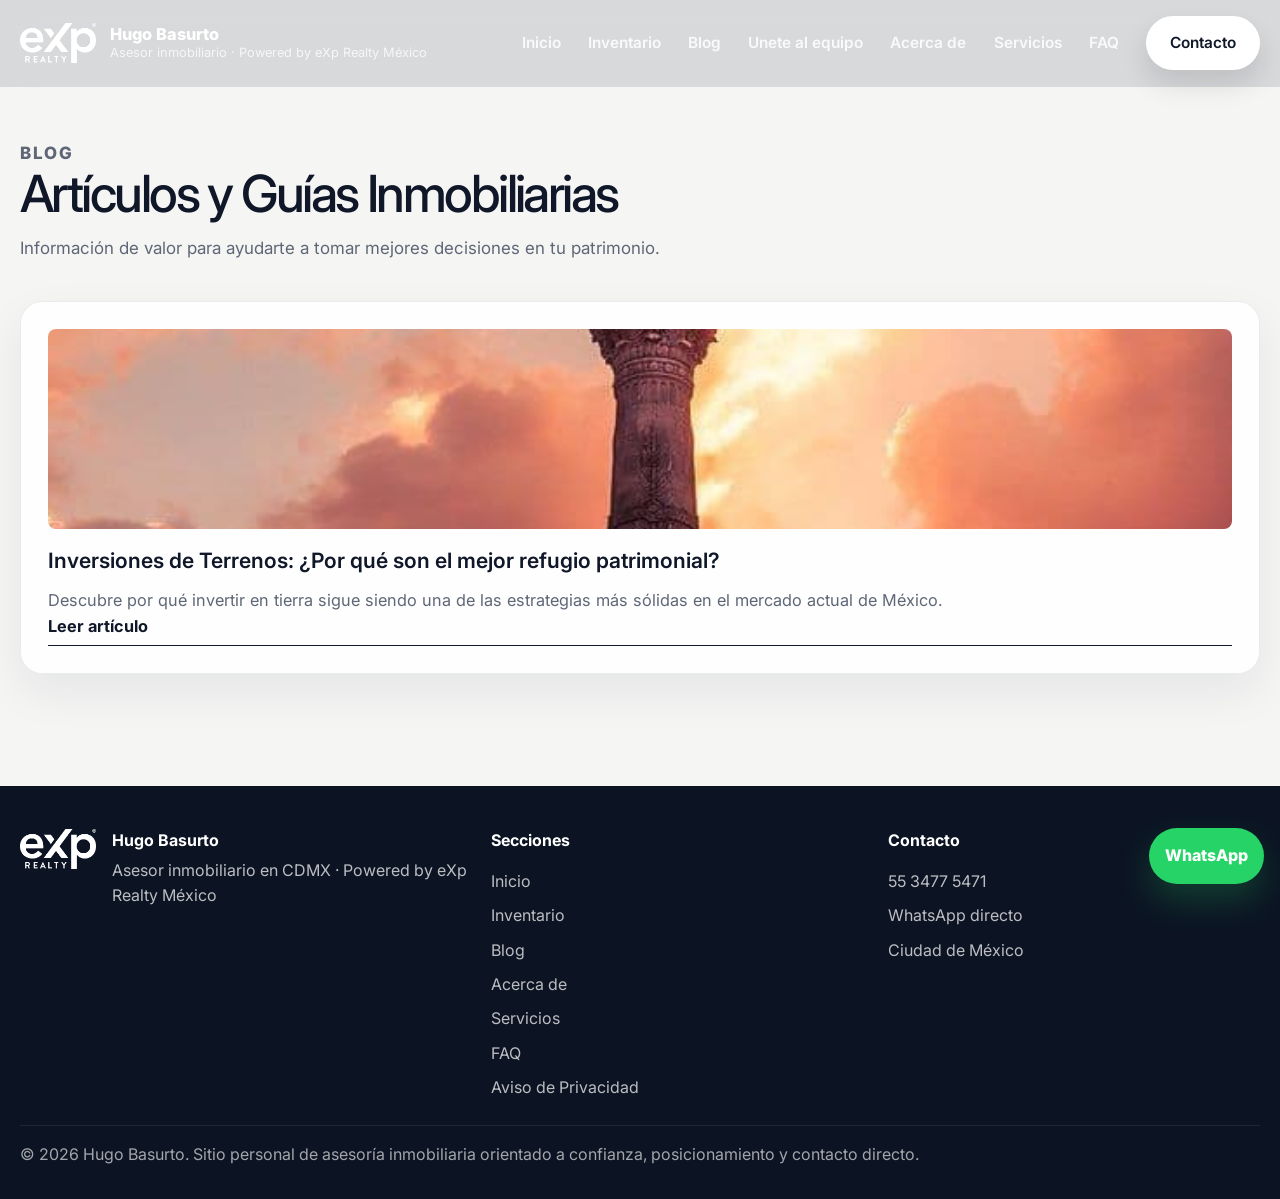
<file: blog.html>
<!DOCTYPE html>
<html lang="es-MX">
<head>
  <meta charset="UTF-8" />
  <meta name="viewport" content="width=device-width, initial-scale=1.0" />

  <title>Blog Inmobiliario | Hugo Basurto | Consejos e Inversiones en CDMX</title>
  <meta name="description" content="Artículos y consejos sobre el sector inmobiliario en Ciudad de México. Aprende sobre inversiones de terrenos, compra, venta y renta con Hugo Basurto." />
  <meta name="keywords" content="blog inmobiliario México, inversiones terrenos CDMX, consejos bienes raíces, Hugo Basurto blog" />
  <meta name="author" content="Ricardo Kelebra" />
  <meta name="robots" content="index,follow" />
  <meta name="theme-color" content="#0f1728" />
  <meta name="google-site-verification" content="TU_CODIGO_DE_VERIFICACION_AQUI" />

  <link rel="preconnect" href="https://fonts.googleapis.com" />
  <link rel="preconnect" href="https://fonts.gstatic.com" crossorigin />
  <link href="https://fonts.googleapis.com/css2?family=Inter:wght@400;500;600;700;800&display=swap" rel="stylesheet" />
  <link rel="stylesheet" href="styles.css" />
  <link rel="icon" href="./favicon.ico" sizes="any">
</head>
<body>
  <a
    class="floating-whatsapp"
    href="https://wa.me/525534775471?text=Hola%20Hugo,%20vengo%20del%20blog%20y%20quiero%20informaci%C3%B3n"
    target="_blank"
    rel="noopener"
  >
    WhatsApp
  </a>

  <header class="site-header">
    <div class="container nav-wrap">
      <a href="./index.html" class="brand">
        <span class="brand-mark">
          <img src="./img/exp-realty-logo.png" alt="Powered by eXp Realty" />
        </span>
        <span class="brand-text">
          <strong>Hugo Basurto</strong>
          <small>Asesor inmobiliario · Powered by eXp Realty México</small>
        </span>
      </a>

      <button class="nav-toggle" aria-label="Abrir menú" aria-expanded="false">☰</button>

      <nav class="site-nav">
        <a href="./index.html">Inicio</a>
        <a href="https://www.pincali.com/inmobiliarios/hugob_17" target="_blank">Inventario</a>
        <a href="blog.html">Blog</a>
        <a href="./unete-equipo.html">Unete al equipo</a>
        <a href="./index.html#sobre-hugo">Acerca de</a>
        <a href="./index.html#servicios">Servicios</a>
        <a href="./index.html#faq">FAQ</a>
        <a href="./index.html#contacto" class="btn btn-nav">Contacto</a>
      </nav>
    </div>
  </header>

  <main>
    <section class="section section-editorial" style="padding-top: 140px;">
      <div class="container">
        <div class="section-heading reveal">
          <p class="section-mini-title">Blog</p>
          <h2>Artículos y Guías Inmobiliarias</h2>
          <p>
            Información de valor para ayudarte a tomar mejores decisiones en tu patrimonio.
          </p>
        </div>

        <div class="services-grid" style="grid-template-columns: repeat(auto-fit, minmax(300px, 1fr));">
          <article class="service-card reveal">
            <div style="margin-bottom: 20px; overflow: hidden; border-radius: 8px;">
               <img src="./img/cdmx.jpg" alt="Inversión en terrenos" style="width: 100%; height: 200px; object-fit: cover;">
            </div>
            <h3>Inversiones de Terrenos: ¿Por qué son el mejor refugio patrimonial?</h3>
            <p>
              Descubre por qué invertir en tierra sigue siendo una de las estrategias más sólidas en el mercado actual de México.
            </p>
            <a href="blog-inversiones-terrenos.html" class="link-action">Leer artículo</a>
          </article>

          <!-- Otros artículos se pueden agregar aquí -->
        </div>
      </div>
    </section>
  </main>

  <footer class="site-footer">
    <div class="container footer-grid">
      <div>
        <div class="footer-brand">
          <span class="footer-logo">
            <img src="./img/exp-realty-logo.png" alt="Powered by eXp Realty" />
          </span>
          <div>
            <strong>Hugo Basurto</strong>
            <p>Asesor inmobiliario en CDMX · Powered by eXp Realty México</p>
          </div>
        </div>
      </div>

      <div class="footer-column">
        <h3>Secciones</h3>
        <a href="./index.html">Inicio</a>
        <a href="https://www.pincali.com/inmobiliarios/hugob_17" target="_blank">Inventario</a>
        <a href="blog.html">Blog</a>
        <a href="./index.html#sobre-hugo">Acerca de</a>
        <a href="./index.html#servicios">Servicios</a>
        <a href="./index.html#faq">FAQ</a>
        <a href="Aviso_de_Privacidad_%20Hugo_Basurtoc.pdf" target="_blank">Aviso de Privacidad</a>
      </div>

      <div class="footer-column">
        <h3>Contacto</h3>
        <a href="tel:+525534775471">55 3477 5471</a>
        <a href="https://wa.me/525534775471" target="_blank" rel="noopener">WhatsApp directo</a>
        <span>Ciudad de México</span>
      </div>
    </div>

    <div class="container footer-bottom">
      <p>© 2026 Hugo Basurto. Sitio personal de asesoría inmobiliaria orientado a confianza, posicionamiento y contacto directo.</p>
    </div>
  </footer>

  <script src="script.js"></script>
</body>
</html>
</file>
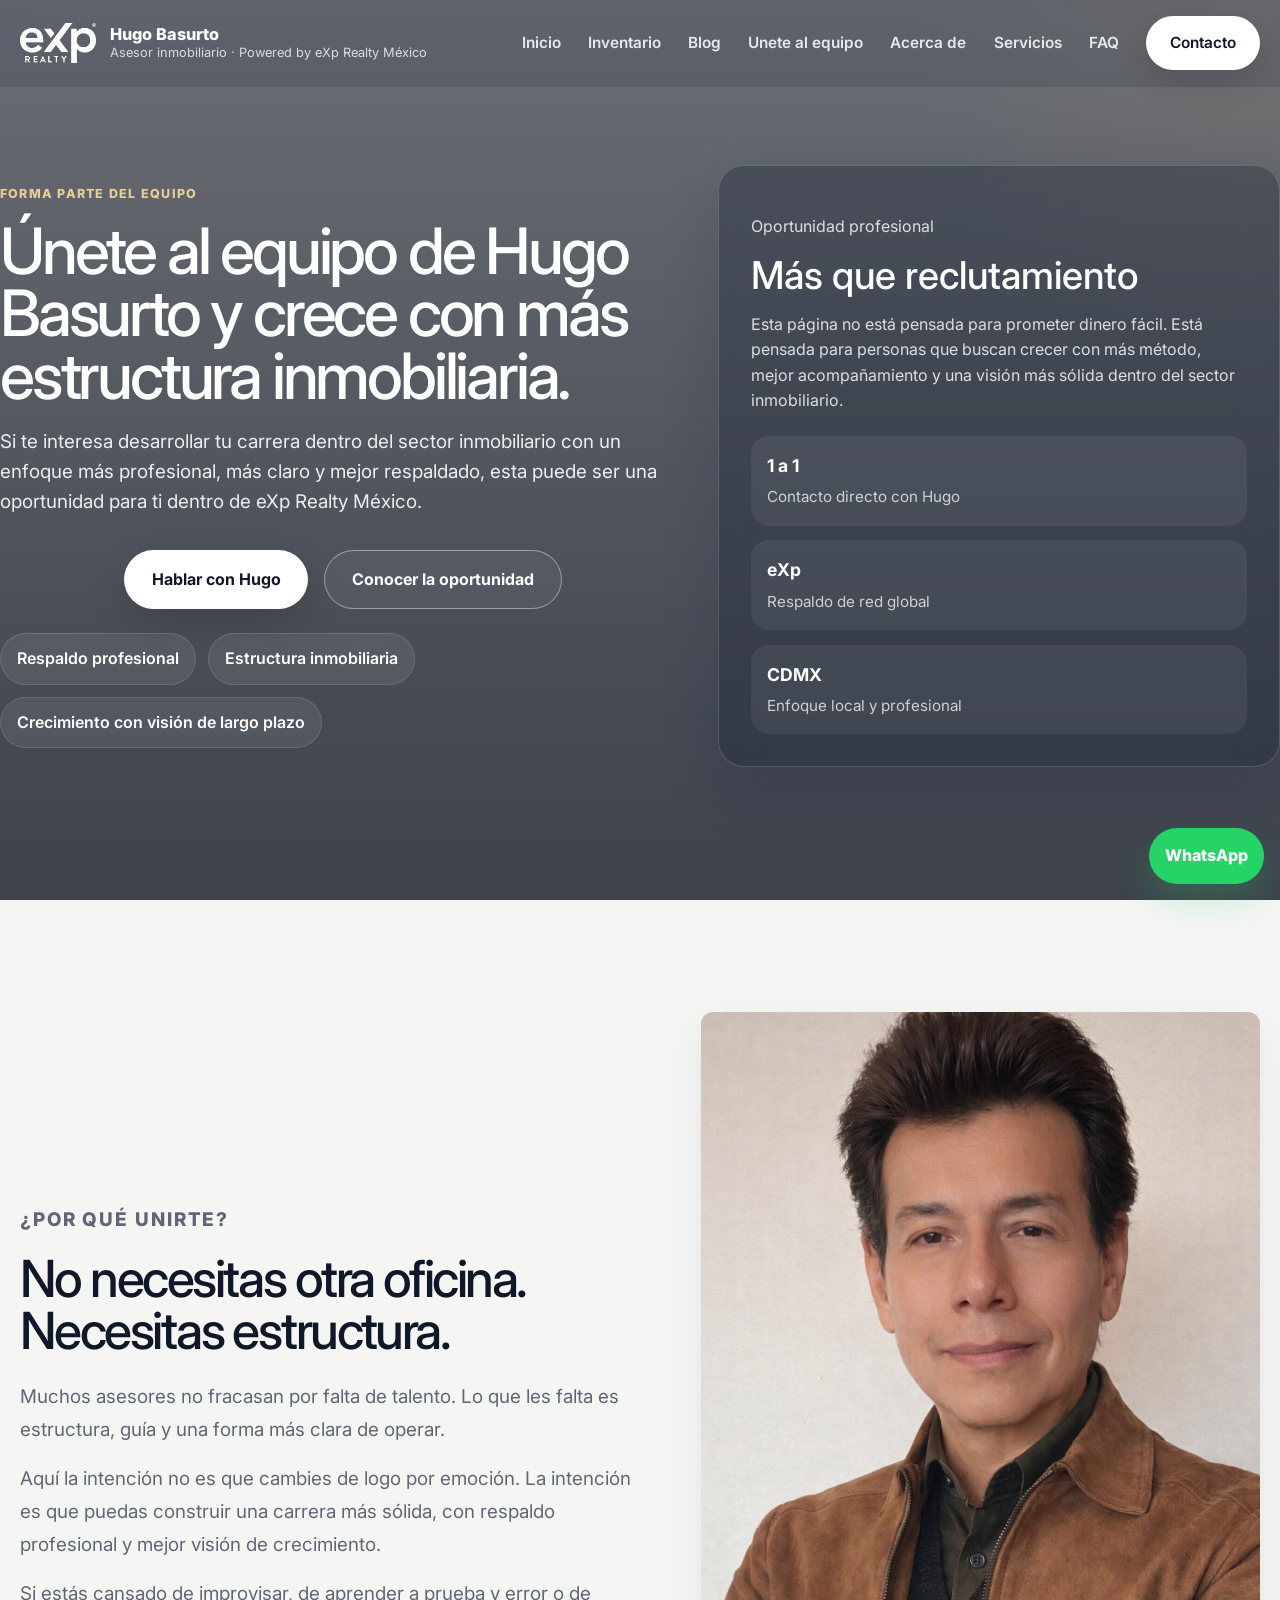
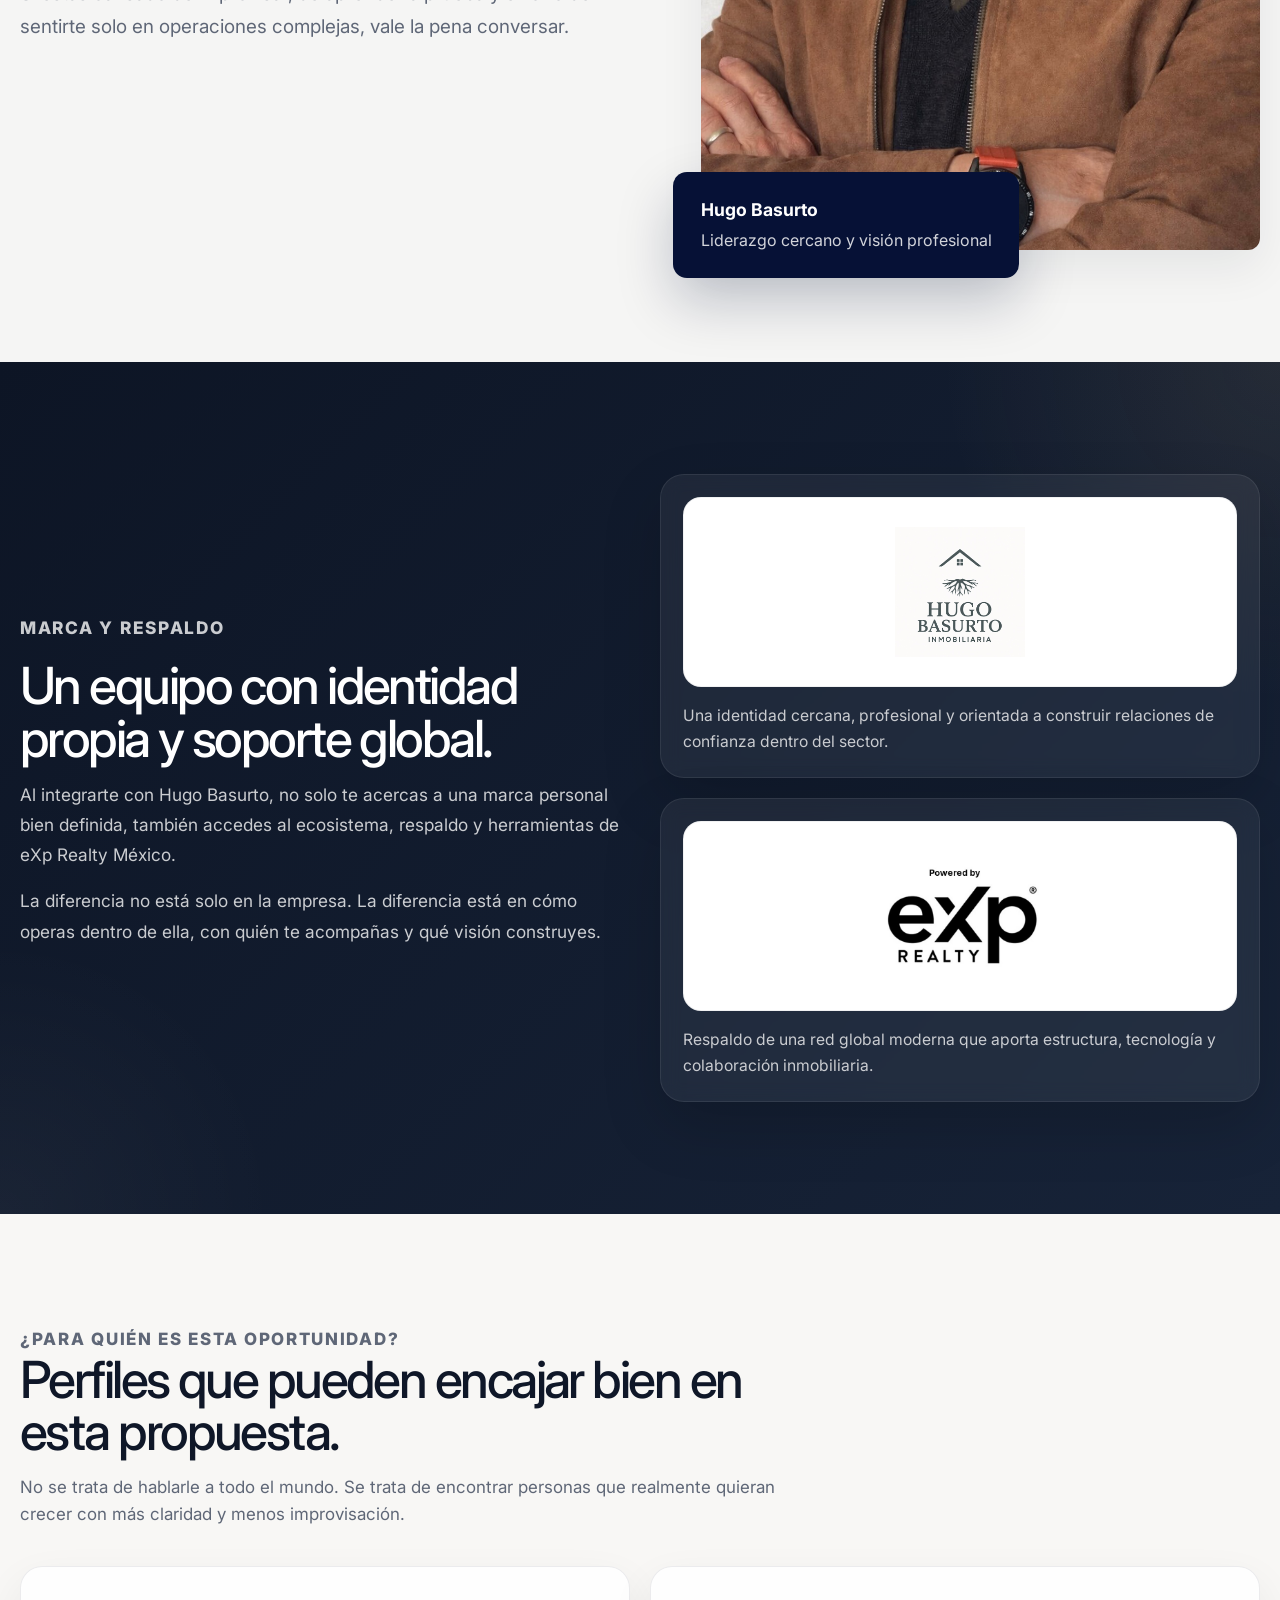
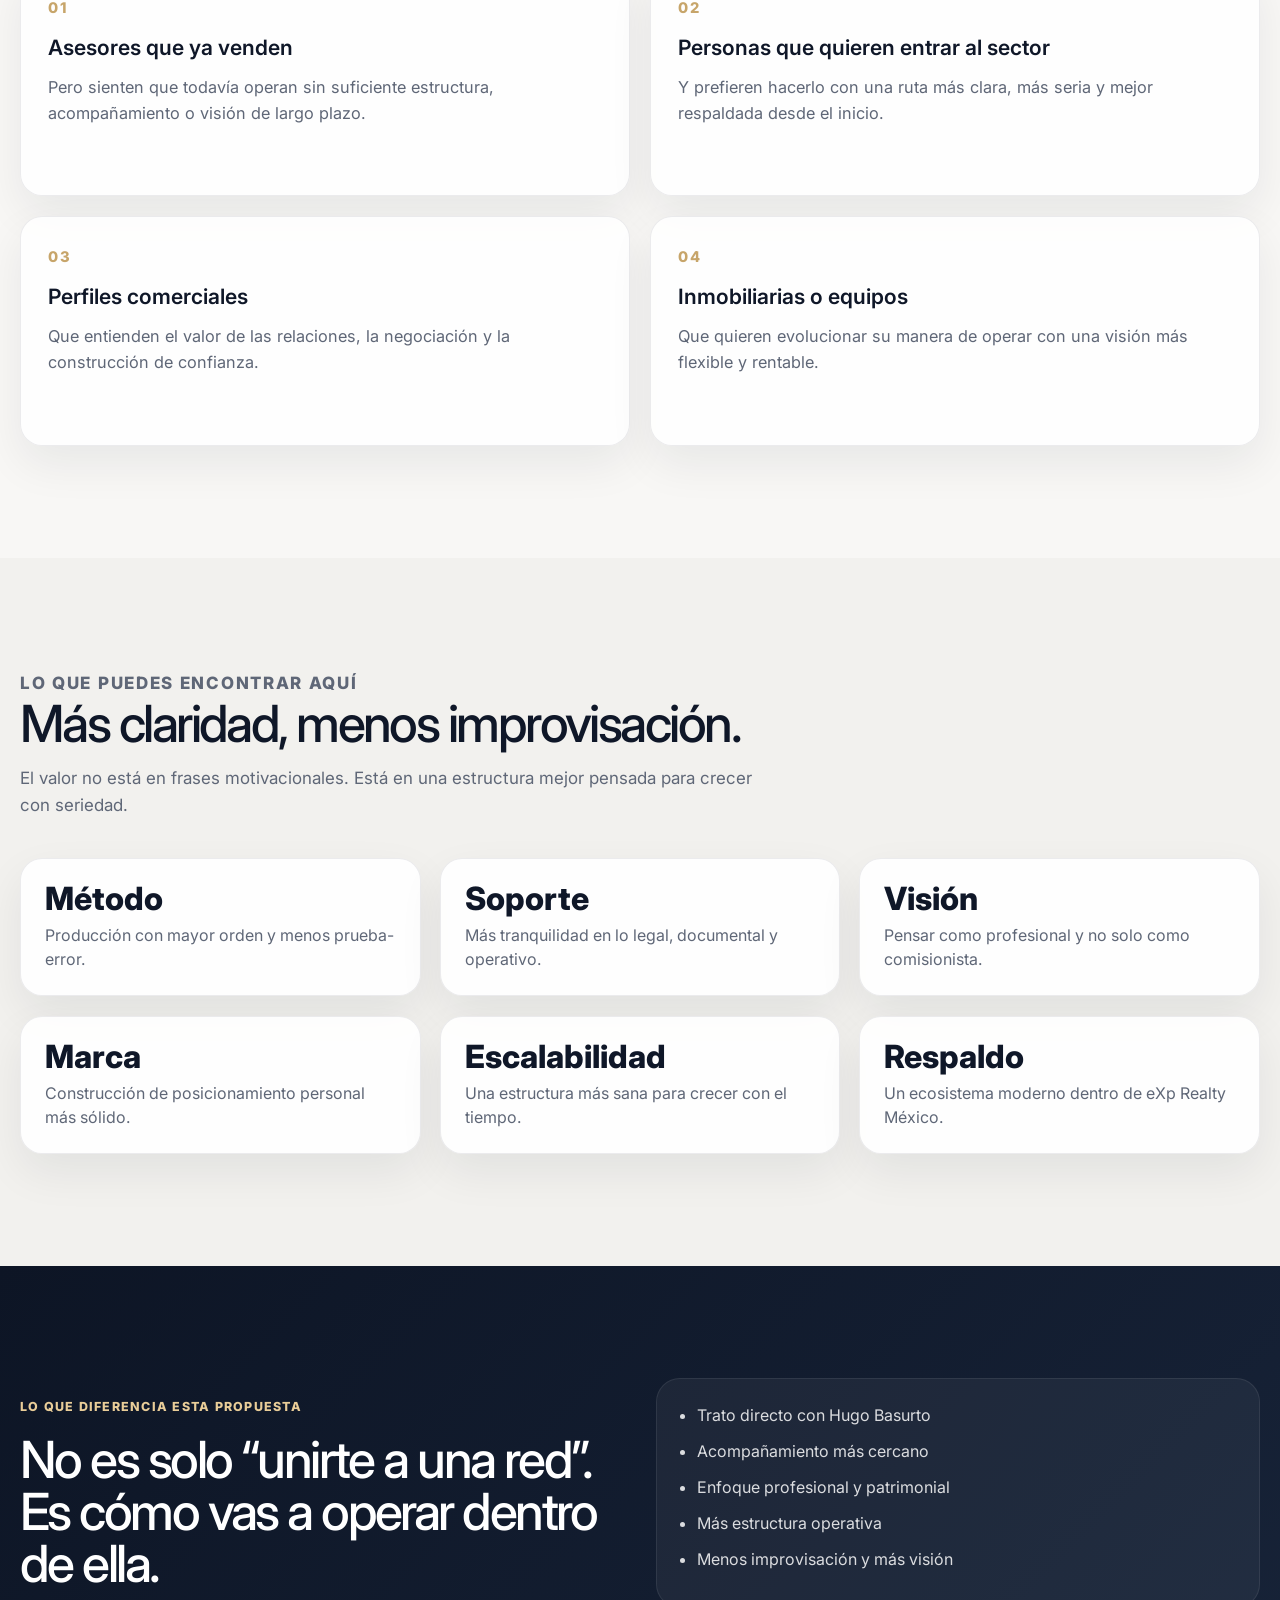
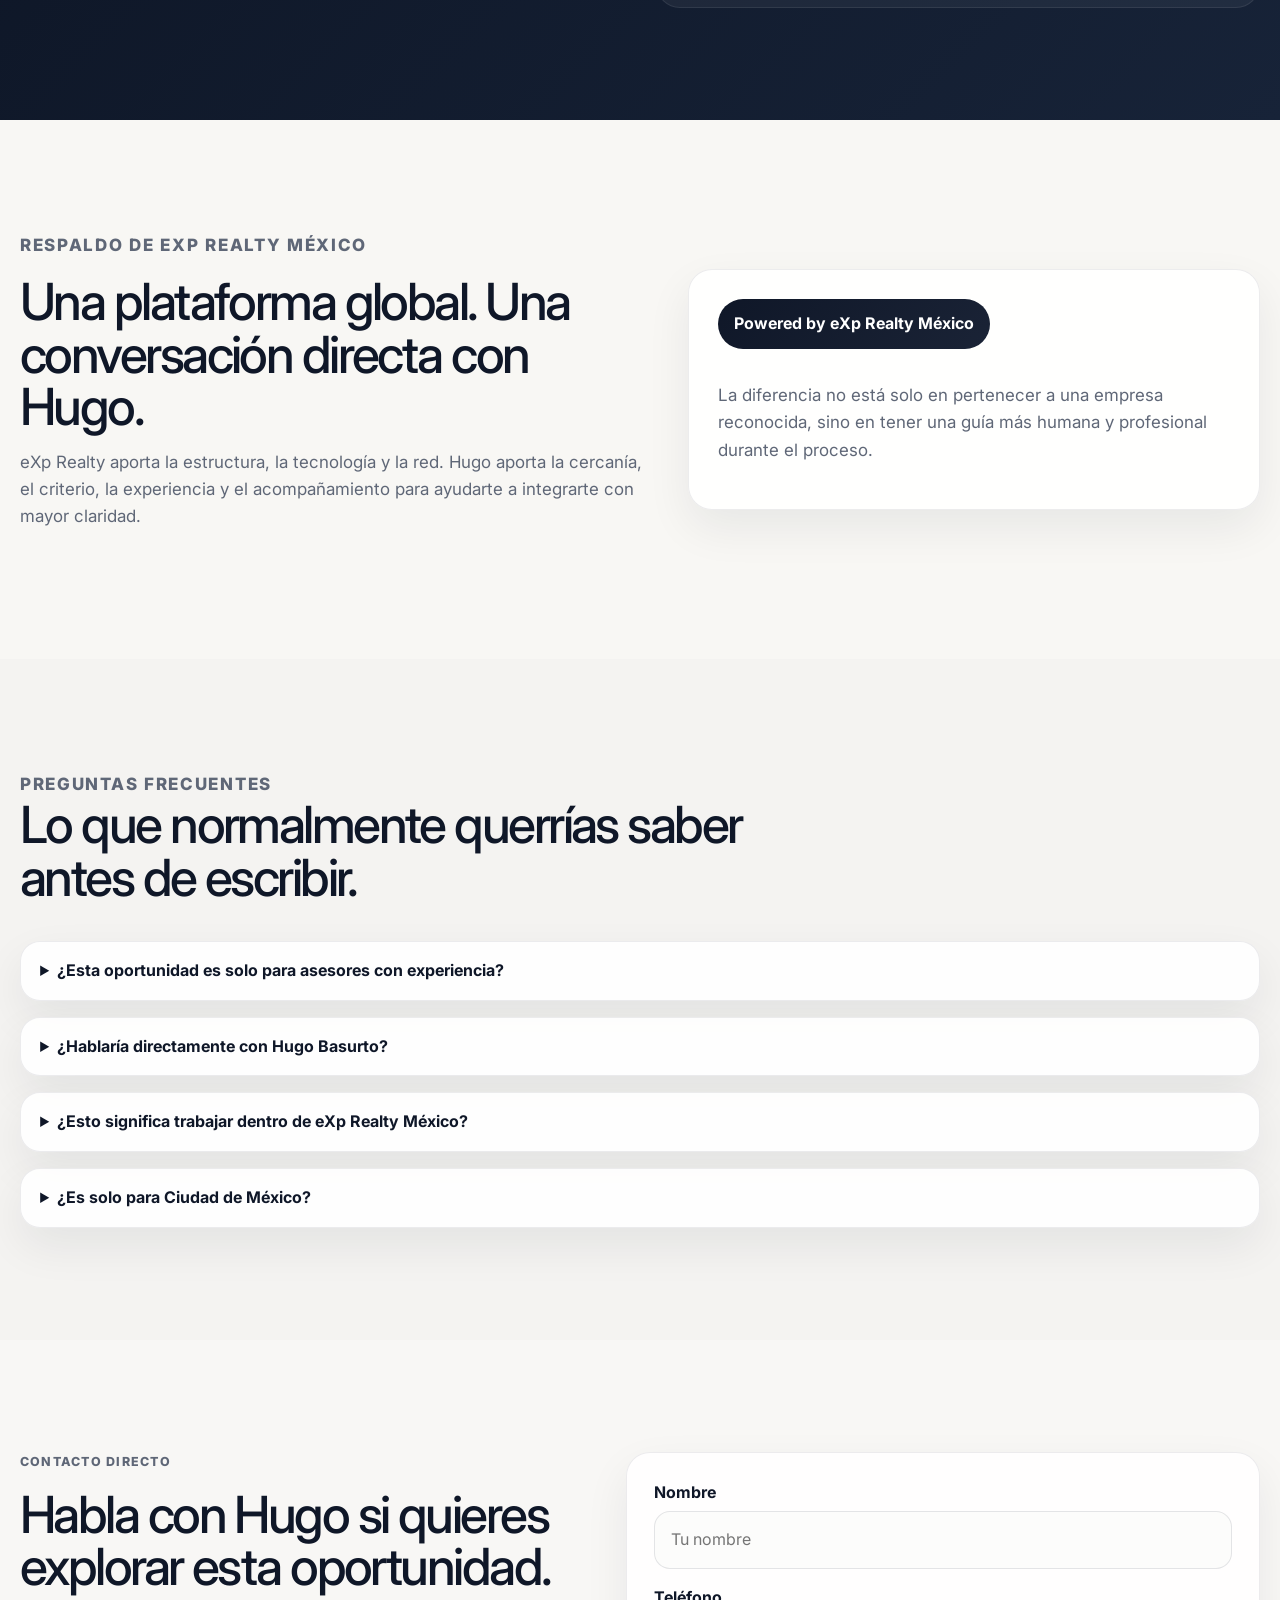
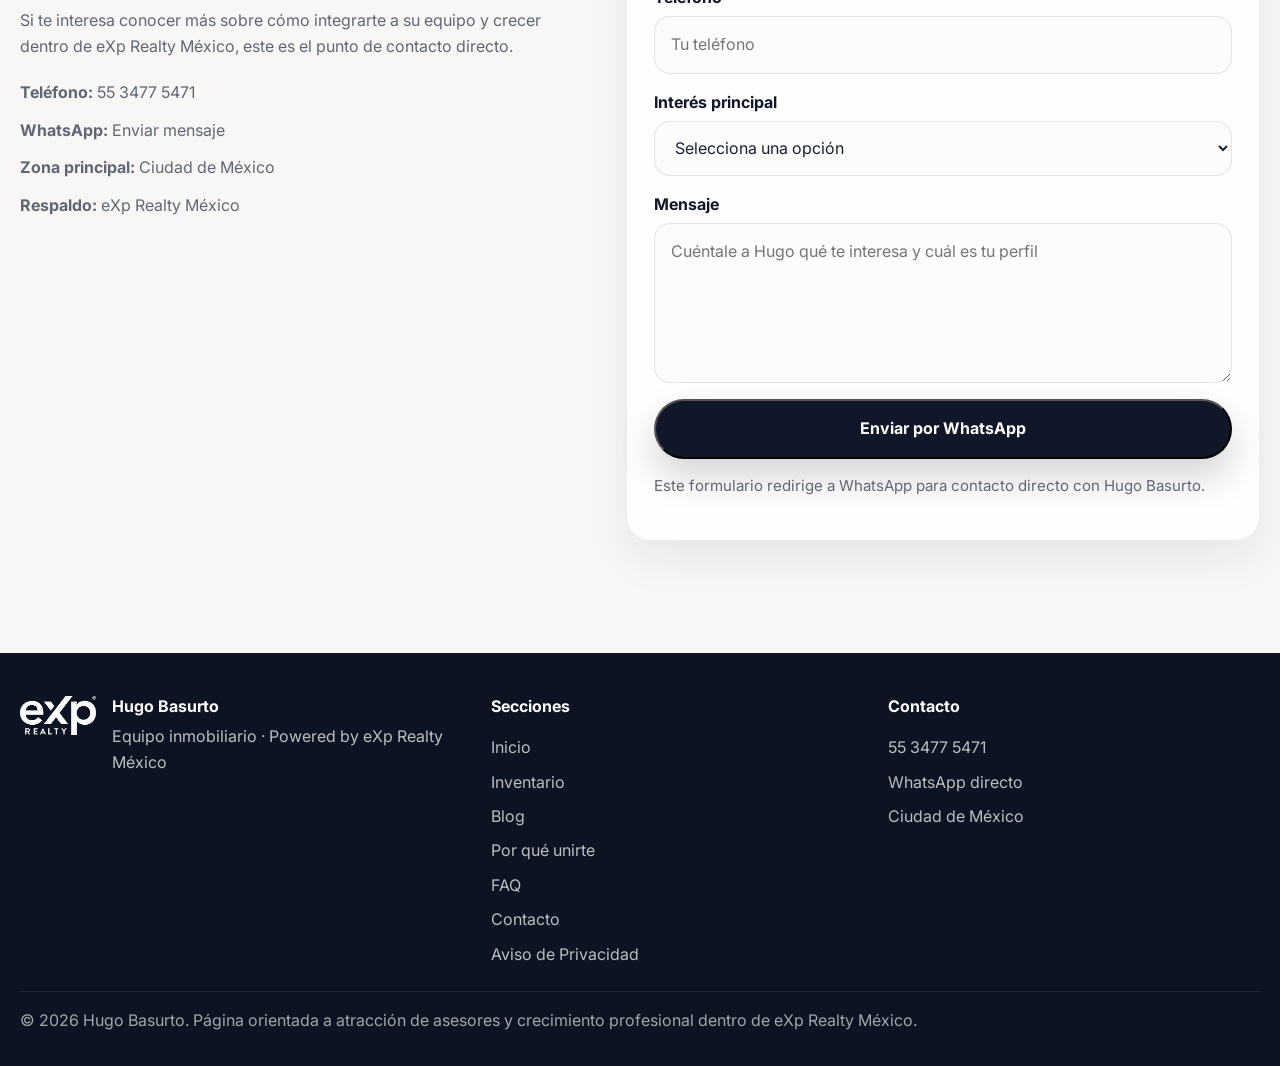
<file: unete-equipo.html>
<!DOCTYPE html>
<html lang="es-MX">
<head>
  <meta charset="UTF-8" />
  <meta name="viewport" content="width=device-width, initial-scale=1.0" />

  <title>Únete al Equipo de Hugo Basurto | Crece como Asesor Inmobiliario en CDMX</title>
  <meta name="description" content="Únete al equipo de Hugo Basurto dentro de eXp Realty México. Una oportunidad para asesores inmobiliarios que buscan estructura, respaldo, visión profesional y crecimiento en CDMX." />
  <meta name="keywords" content="unete equipo inmobiliario CDMX, asesor inmobiliario eXp Realty México, trabajar en inmobiliaria CDMX, crecimiento asesor inmobiliario, Hugo Basurto equipo inmobiliario, eXp Realty México asesores" />
  <meta name="author" content="Ricardo Kelebra" />
  <meta name="robots" content="index,follow,max-image-preview:large,max-snippet:-1,max-video-preview:-1" />
  <meta name="theme-color" content="#0f1728" />
  <meta name="google-site-verification" content="TU_CODIGO_DE_VERIFICACION_AQUI" />

  <link rel="canonical" href="https://www.raiceshogarfeliz.com/unete-equipo" />

  <meta property="og:type" content="website" />
  <meta property="og:locale" content="es_MX" />
  <meta property="og:title" content="Únete al Equipo de Hugo Basurto" />
  <meta property="og:description" content="Crece como asesor inmobiliario con más estructura, respaldo y visión profesional dentro de eXp Realty México." />
  <meta property="og:url" content="https://www.raiceshogarfeliz.com/unete-equipo" />
  <meta property="og:site_name" content="Hugo Basurto | Equipo Inmobiliario" />
  <meta property="og:image" content="https://www.raiceshogarfeliz.com/assets/og-image.jpg" />

  <meta name="twitter:card" content="summary_large_image" />
  <meta name="twitter:title" content="Únete al Equipo de Hugo Basurto" />
  <meta name="twitter:description" content="Forma parte de un equipo inmobiliario con respaldo, estructura y crecimiento profesional en CDMX." />
  <meta name="twitter:image" content="https://www.raiceshogarfeliz.com/assets/og-image.jpg" />

  <link rel="preconnect" href="https://fonts.googleapis.com" />
  <link rel="preconnect" href="https://fonts.gstatic.com" crossorigin />
  <link href="https://fonts.googleapis.com/css2?family=Inter:wght@400;500;600;700;800&display=swap" rel="stylesheet" />
  <link rel="stylesheet" href="styles.css" />
  <link rel="icon" href="./favicon.ico" sizes="any">

  <script type="application/ld+json">
  {
    "@context": "https://schema.org",
    "@graph": [
      {
        "@type": "WebPage",
        "@id": "https://www.raiceshogarfeliz.com/unete-equipo#webpage",
        "url": "https://www.raiceshogarfeliz.com/unete-equipo",
        "name": "Únete al Equipo de Hugo Basurto",
        "description": "Página para asesores inmobiliarios interesados en unirse al equipo de Hugo Basurto dentro de eXp Realty México."
      },
      {
        "@type": "Person",
        "@id": "https://www.raiceshogarfeliz.com/unete-equipo#hugo",
        "name": "Hugo Basurto",
        "jobTitle": "Asesor Inmobiliario",
        "worksFor": {
          "@type": "Organization",
          "name": "eXp Realty México"
        },
        "telephone": "+52-55-3477-5471",
        "url": "https://www.raiceshogarfeliz.com/unete-equipo"
      },
      {
        "@type": "FAQPage",
        "mainEntity": [
          {
            "@type": "Question",
            "name": "¿Esta oportunidad es solo para asesores con experiencia?",
            "acceptedAnswer": {
              "@type": "Answer",
              "text": "No necesariamente. Puede ser valiosa tanto para perfiles con experiencia como para personas que quieren entrar al sector con mejor estructura y acompañamiento."
            }
          },
          {
            "@type": "Question",
            "name": "¿Hablaría directamente con Hugo Basurto?",
            "acceptedAnswer": {
              "@type": "Answer",
              "text": "Sí. El contacto de esta página está pensado para que la conversación sea directa con Hugo."
            }
          },
          {
            "@type": "Question",
            "name": "¿Esto significa trabajar dentro de eXp Realty México?",
            "acceptedAnswer": {
              "@type": "Answer",
              "text": "Sí. La propuesta es integrarte al equipo de Hugo Basurto dentro del ecosistema y respaldo de eXp Realty México."
            }
          },
          {
            "@type": "Question",
            "name": "¿Es solo para Ciudad de México?",
            "acceptedAnswer": {
              "@type": "Answer",
              "text": "El enfoque principal está en CDMX, pero dependiendo del perfil y la conversación, puede haber apertura a otros contextos."
            }
          }
        ]
      }
    ]
  }
  </script>
</head>
<body>
  <a
    class="floating-whatsapp"
    href="https://wa.me/525534775471?text=Hola%20Hugo,%20me%20interesa%20unirme%20a%20tu%20equipo"
    target="_blank"
    rel="noopener"
  >
    WhatsApp
  </a>

  <header class="site-header">
    <div class="container nav-wrap">
      <a href="./index.html" class="brand">
        <span class="brand-mark">
          <img src="./img/exp-realty-logo.png" alt="Powered by eXp Realty" />
        </span>
        <span class="brand-text">
          <strong>Hugo Basurto</strong>
          <small>Asesor inmobiliario · Powered by eXp Realty México</small>
        </span>
      </a>

      <button class="nav-toggle" aria-label="Abrir menú" aria-expanded="false">☰</button>

      <nav class="site-nav">
        <a href="./index.html">Inicio</a>
        <a href="https://www.pincali.com/inmobiliarios/hugob_17" target="_blank">Inventario</a>
        <a href="blog.html">Blog</a>
        <a href="./unete-equipo.html">Unete al equipo</a>
        <a href="./index.html#sobre-hugo">Acerca de</a>
        <a href="./index.html#servicios">Servicios</a>
        <a href="#faq">FAQ</a>
        <a href="#contacto" class="btn btn-nav">Contacto</a>
      </nav>
    </div>
  </header>
  <main>
    <section class="team-hero" id="inicio">
      <div class="team-hero-overlay"></div>
      <div class="container team-hero-grid">
        <div class="team-hero-copy reveal">
          <p class="section-mini-title light">Forma parte del equipo</p>
          <h1>Únete al equipo de Hugo Basurto y crece con más estructura inmobiliaria.</h1>
          <p class="team-hero-text">
            Si te interesa desarrollar tu carrera dentro del sector inmobiliario con un enfoque más profesional,
            más claro y mejor respaldado, esta puede ser una oportunidad para ti dentro de eXp Realty México.
          </p>

          <div class="hero-actions">
            <a
              href="https://wa.me/525534775471?text=Hola%20Hugo,%20me%20interesa%20unirme%20a%20tu%20equipo"
              class="btn btn-light-solid"
              target="_blank"
              rel="noopener"
            >
              Hablar con Hugo
            </a>
            <a href="#porque-unirte" class="btn btn-outline-light">Conocer la oportunidad</a>
          </div>

          <div class="team-hero-points">
            <span>Respaldo profesional</span>
            <span>Estructura inmobiliaria</span>
            <span>Crecimiento con visión de largo plazo</span>
          </div>
        </div>

        <div class="team-hero-side reveal reveal-delay">
          <div class="team-side-card">
            <p class="mini-label">Oportunidad profesional</p>
            <h2>Más que reclutamiento</h2>
            <p>
              Esta página no está pensada para prometer dinero fácil. Está pensada para personas que buscan crecer
              con más método, mejor acompañamiento y una visión más sólida dentro del sector inmobiliario.
            </p>

            <div class="team-mini-stats">
              <article>
                <strong>1 a 1</strong>
                <span>Contacto directo con Hugo</span>
              </article>
              <article>
                <strong>eXp</strong>
                <span>Respaldo de red global</span>
              </article>
              <article>
                <strong>CDMX</strong>
                <span>Enfoque local y profesional</span>
              </article>
            </div>
          </div>
        </div>
      </div>
    </section>

    <section class="section section-editorial" id="porque-unirte">
      <div class="container editorial-grid">
        <div class="editorial-copy reveal">
          <p class="section-mini-title">¿Por qué unirte?</p>
          <h2>No necesitas otra oficina. Necesitas estructura.</h2>
          <p>
            Muchos asesores no fracasan por falta de talento. Lo que les falta es estructura, guía y una forma
            más clara de operar.
          </p>
          <p>
            Aquí la intención no es que cambies de logo por emoción. La intención es que puedas construir una
            carrera más sólida, con respaldo profesional y mejor visión de crecimiento.
          </p>
          <p>
            Si estás cansado de improvisar, de aprender a prueba y error o de sentirte solo en operaciones
            complejas, vale la pena conversar.
          </p>
        </div>

        <div class="editorial-photo-block reveal reveal-delay">
          <div class="editorial-photo-frame">
            <img src="./img/hugo_basurto.jpeg" alt="Hugo Basurto, liderazgo y acompañamiento inmobiliario" />
          </div>

          <div class="editorial-nameplate">
            <strong>Hugo Basurto</strong>
            <span>Liderazgo cercano y visión profesional</span>
          </div>
        </div>
      </div>
    </section>

    <section class="section section-brand-trust-dark">
      <div class="container brand-trust-grid">
        <div class="brand-trust-copy brand-trust-copy-light reveal">
          <p class="section-mini-title section-mini-title-gold">Marca y respaldo</p>
          <h2>Un equipo con identidad propia y soporte global.</h2>
          <p>
            Al integrarte con Hugo Basurto, no solo te acercas a una marca personal bien definida,
            también accedes al ecosistema, respaldo y herramientas de eXp Realty México.
          </p>
          <p>
            La diferencia no está solo en la empresa. La diferencia está en cómo operas dentro de ella,
            con quién te acompañas y qué visión construyes.
          </p>
        </div>

        <div class="brand-logo-cards reveal reveal-delay">
          <article class="logo-card-dark">
            <div class="logo-card-plate">
              <img src="./img/logo-hugo-basurto.jpeg" alt="Logo de Hugo Basurto Inmobiliaria" />
            </div>
            <p>Una identidad cercana, profesional y orientada a construir relaciones de confianza dentro del sector.</p>
          </article>

          <article class="logo-card-dark">
            <div class="logo-card-plate">
              <img src="./img/logo_exp.jpeg" alt="Powered by eXp Realty" />
            </div>
            <p>Respaldo de una red global moderna que aporta estructura, tecnología y colaboración inmobiliaria.</p>
          </article>
        </div>
      </div>
    </section>

    <section class="section services-section">
      <div class="container">
        <div class="section-heading reveal">
          <p class="section-mini-title">¿Para quién es esta oportunidad?</p>
          <h2>Perfiles que pueden encajar bien en esta propuesta.</h2>
          <p>
            No se trata de hablarle a todo el mundo. Se trata de encontrar personas que realmente quieran crecer
            con más claridad y menos improvisación.
          </p>
        </div>

        <div class="services-grid">
          <article class="service-card reveal">
            <span class="service-number">01</span>
            <h3>Asesores que ya venden</h3>
            <p>Pero sienten que todavía operan sin suficiente estructura, acompañamiento o visión de largo plazo.</p>
          </article>

          <article class="service-card reveal">
            <span class="service-number">02</span>
            <h3>Personas que quieren entrar al sector</h3>
            <p>Y prefieren hacerlo con una ruta más clara, más seria y mejor respaldada desde el inicio.</p>
          </article>

          <article class="service-card reveal">
            <span class="service-number">03</span>
            <h3>Perfiles comerciales</h3>
            <p>Que entienden el valor de las relaciones, la negociación y la construcción de confianza.</p>
          </article>

          <article class="service-card reveal">
            <span class="service-number">04</span>
            <h3>Inmobiliarias o equipos</h3>
            <p>Que quieren evolucionar su manera de operar con una visión más flexible y rentable.</p>
          </article>
        </div>
      </div>
    </section>

    <section class="section section-proof">
      <div class="container">
        <div class="section-heading reveal">
          <p class="section-mini-title">Lo que puedes encontrar aquí</p>
          <h2>Más claridad, menos improvisación.</h2>
          <p>
            El valor no está en frases motivacionales. Está en una estructura mejor pensada para crecer con seriedad.
          </p>
        </div>

        <div class="proof-grid">
          <article class="proof-card reveal">
            <strong>Método</strong>
            <span>Producción con mayor orden y menos prueba-error.</span>
          </article>

          <article class="proof-card reveal">
            <strong>Soporte</strong>
            <span>Más tranquilidad en lo legal, documental y operativo.</span>
          </article>

          <article class="proof-card reveal">
            <strong>Visión</strong>
            <span>Pensar como profesional y no solo como comisionista.</span>
          </article>

          <article class="proof-card reveal">
            <strong>Marca</strong>
            <span>Construcción de posicionamiento personal más sólido.</span>
          </article>

          <article class="proof-card reveal">
            <strong>Escalabilidad</strong>
            <span>Una estructura más sana para crecer con el tiempo.</span>
          </article>

          <article class="proof-card reveal">
            <strong>Respaldo</strong>
            <span>Un ecosistema moderno dentro de eXp Realty México.</span>
          </article>
        </div>
      </div>
    </section>

    <section class="section dark-band">
      <div class="container dark-band-grid">
        <div class="reveal">
          <p class="section-mini-title light">Lo que diferencia esta propuesta</p>
          <h2>No es solo “unirte a una red”. Es cómo vas a operar dentro de ella.</h2>
        </div>

        <div class="dark-list reveal reveal-delay">
          <ul>
            <li>Trato directo con Hugo Basurto</li>
            <li>Acompañamiento más cercano</li>
            <li>Enfoque profesional y patrimonial</li>
            <li>Más estructura operativa</li>
            <li>Menos improvisación y más visión</li>
          </ul>
        </div>
      </div>
    </section>

    <section class="section exp-section">
      <div class="container exp-grid">
        <div class="reveal">
          <p class="section-mini-title">Respaldo de eXp Realty México</p>
          <h2>Una plataforma global. Una conversación directa con Hugo.</h2>
          <p>
            eXp Realty aporta la estructura, la tecnología y la red. Hugo aporta la cercanía,
            el criterio, la experiencia y el acompañamiento para ayudarte a integrarte con mayor claridad.
          </p>
        </div>

        <div class="exp-badge-box reveal reveal-delay">
          <span class="exp-badge">Powered by eXp Realty México</span>
          <p>
            La diferencia no está solo en pertenecer a una empresa reconocida, sino en tener una guía más humana
            y profesional durante el proceso.
          </p>
        </div>
      </div>
    </section>

    <section class="section faq-section" id="faq">
      <div class="container">
        <div class="section-heading reveal">
          <p class="section-mini-title">Preguntas frecuentes</p>
          <h2>Lo que normalmente querrías saber antes de escribir.</h2>
        </div>

        <div class="faq-list reveal">
          <details class="faq-item">
            <summary>¿Esta oportunidad es solo para asesores con experiencia?</summary>
            <p>No necesariamente. Puede ser valiosa tanto para perfiles con experiencia como para personas que quieren entrar al sector con mejor estructura y acompañamiento.</p>
          </details>

          <details class="faq-item">
            <summary>¿Hablaría directamente con Hugo Basurto?</summary>
            <p>Sí. El contacto de esta página está pensado para que la conversación sea directa con Hugo.</p>
          </details>

          <details class="faq-item">
            <summary>¿Esto significa trabajar dentro de eXp Realty México?</summary>
            <p>Sí. La propuesta es integrarte al equipo de Hugo Basurto dentro del ecosistema y respaldo de eXp Realty México.</p>
          </details>

          <details class="faq-item">
            <summary>¿Es solo para Ciudad de México?</summary>
            <p>El enfoque principal está en CDMX, pero dependiendo del perfil y la conversación, puede haber apertura a otros contextos.</p>
          </details>
        </div>
      </div>
    </section>

    <section class="section contact-section" id="contacto">
      <div class="container contact-grid">
        <div class="contact-copy reveal">
          <p class="section-mini-title">Contacto directo</p>
          <h2>Habla con Hugo si quieres explorar esta oportunidad.</h2>
          <p>
            Si te interesa conocer más sobre cómo integrarte a su equipo y crecer dentro de eXp Realty México,
            este es el punto de contacto directo.
          </p>

          <ul class="contact-list">
            <li><strong>Teléfono:</strong> <a href="tel:+525534775471">55 3477 5471</a></li>
            <li><strong>WhatsApp:</strong> <a href="https://wa.me/525534775471" target="_blank" rel="noopener">Enviar mensaje</a></li>
            <li><strong>Zona principal:</strong> Ciudad de México</li>
            <li><strong>Respaldo:</strong> eXp Realty México</li>
          </ul>
        </div>

        <form class="contact-form reveal reveal-delay" id="leadForm">
          <div class="form-row">
            <label for="nombre">Nombre</label>
            <input type="text" id="nombre" name="nombre" placeholder="Tu nombre" required />
          </div>

          <div class="form-row">
            <label for="telefono">Teléfono</label>
            <input type="tel" id="telefono" name="telefono" placeholder="Tu teléfono" required />
          </div>

          <div class="form-row">
            <label for="servicio">Interés principal</label>
            <select id="servicio" name="servicio" required>
              <option value="">Selecciona una opción</option>
              <option>Quiero unirme al equipo</option>
              <option>Quiero conocer más sobre eXp Realty</option>
              <option>Tengo experiencia como asesor</option>
              <option>Estoy empezando en el sector</option>
              <option>Quiero hablar directamente con Hugo</option>
            </select>
          </div>

          <div class="form-row">
            <label for="mensaje">Mensaje</label>
            <textarea id="mensaje" name="mensaje" rows="5" placeholder="Cuéntale a Hugo qué te interesa y cuál es tu perfil"></textarea>
          </div>

          <button type="submit" class="btn btn-primary btn-full">Enviar por WhatsApp</button>
          <p class="form-note">Este formulario redirige a WhatsApp para contacto directo con Hugo Basurto.</p>
        </form>
      </div>
    </section>
  </main>

  <footer class="site-footer">
    <div class="container footer-grid">
      <div>
        <div class="footer-brand">
          <span class="footer-logo">
            <img src="./img/exp-realty-logo.png" alt="Powered by eXp Realty" />
          </span>
          <div>
            <strong>Hugo Basurto</strong>
            <p>Equipo inmobiliario · Powered by eXp Realty México</p>
          </div>
        </div>
      </div>

      <div class="footer-column">
        <h3>Secciones</h3>
        <a href="./index.html">Inicio</a>
        <a href="https://www.pincali.com/inmobiliarios/hugob_17" target="_blank">Inventario</a>
        <a href="blog.html">Blog</a>
        <a href="#porque-unirte">Por qué unirte</a>
        <a href="#faq">FAQ</a>
        <a href="#contacto">Contacto</a>
        <a href="Aviso_de_Privacidad_%20Hugo_Basurtoc.pdf" target="_blank">Aviso de Privacidad</a>
      </div>

      <div class="footer-column">
        <h3>Contacto</h3>
        <a href="tel:+525534775471">55 3477 5471</a>
        <a href="https://wa.me/525534775471" target="_blank" rel="noopener">WhatsApp directo</a>
        <span>Ciudad de México</span>
      </div>
    </div>

    <div class="container footer-bottom">
      <p>© 2026 Hugo Basurto. Página orientada a atracción de asesores y crecimiento profesional dentro de eXp Realty México.</p>
    </div>
  </footer>

  <script src="script.js"></script>
</body>
</html>
</file>
<file: styles.css>
:root {
  --navy: #0f1728;
  --navy-soft: #1a2336;
  --gold: #c7a56a;
  --gold-soft: #f4ebdd;
  --ivory: #f7f6f3;
  --stone: #ebe8e3;
  --bg: #f3f3f2;
  --white: #ffffff;
  --text: #172033;
  --muted: #5f6777;
  --border: rgba(15, 23, 40, 0.08);
  --shadow-soft: 0 18px 45px rgba(15, 23, 40, 0.07);
  --shadow-card: 0 24px 60px rgba(15, 23, 40, 0.14);
  --radius-xl: 28px;
  --radius-lg: 20px;
  --radius-md: 14px;
  --container: 1240px;
}

* {
  box-sizing: border-box;
}

html {
  scroll-behavior: smooth;
}

body {
  margin: 0;
  font-family: "Inter", sans-serif;
  background: var(--bg);
  color: var(--text);
  line-height: 1.6;
  overflow-x: hidden;
}

img {
  max-width: 100%;
  display: block;
}

a {
  color: inherit;
  text-decoration: none;
}

button,
input,
select,
textarea {
  font: inherit;
}

.container {
  width: min(var(--container), calc(100% - 2rem));
  margin: 0 auto;
}

/* =========================
   HEADER
========================= */

.site-header {
  position: fixed;
  top: 0;
  left: 0;
  width: 100%;
  z-index: 1000;
  background: rgba(15, 23, 40, 0.12);
  backdrop-filter: blur(14px);
  -webkit-backdrop-filter: blur(14px);
  border-bottom: 1px solid transparent;
  transition: background 0.35s ease, box-shadow 0.35s ease, border-color 0.35s ease;
}

.site-header.scrolled {
  background: rgba(12, 20, 35, 0.82);
  border-bottom: 1px solid rgba(255, 255, 255, 0.08);
  box-shadow: 0 18px 40px rgba(0, 0, 0, 0.16);
}

.nav-wrap {
  min-height: 86px;
  display: flex;
  align-items: center;
  justify-content: space-between;
  gap: 1rem;
}

.brand {
  display: flex;
  align-items: center;
  gap: 0.9rem;
  flex-shrink: 0;
  transition: transform 0.25s ease;
}

.brand:hover {
  transform: translateY(-1px);
}

.brand-mark {
  width: 76px;
  height: 42px;
  display: flex;
  align-items: center;
  justify-content: center;
  transition: transform 0.28s ease;
  flex-shrink: 0;
}

.brand-mark img {
  width: 100%;
  height: 100%;
  object-fit: contain;
}

.brand:hover .brand-mark {
  transform: scale(1.03);
}

.brand-text {
  display: flex;
  flex-direction: column;
  line-height: 1.08;
}

.brand-text strong {
  color: var(--white);
  font-size: 1.02rem;
  font-weight: 800;
}

.brand-text small {
  color: rgba(255, 255, 255, 0.78);
  font-size: 0.8rem;
  margin-top: 0.18rem;
}

.site-nav {
  display: flex;
  align-items: center;
  gap: 1.7rem;
}

.site-nav a {
  position: relative;
  color: rgba(255, 255, 255, 0.86);
  font-weight: 600;
  font-size: 0.96rem;
  transition: color 0.25s ease, transform 0.25s ease, opacity 0.25s ease;
}

.site-nav a:not(.btn-nav)::after {
  content: "";
  position: absolute;
  left: 0;
  bottom: -0.42rem;
  width: 0;
  height: 1px;
  background: rgba(255, 255, 255, 0.95);
  transition: width 0.28s ease;
}

.site-nav a:hover {
  color: var(--white);
  transform: translateY(-1px);
}

.site-nav a:not(.btn-nav):hover::after,
.site-nav a.active:not(.btn-nav)::after {
  width: 100%;
}

.site-nav a.active {
  color: var(--white);
}

.nav-toggle {
  display: none;
  border: 0;
  background: transparent;
  color: var(--white);
  font-size: 1.7rem;
  cursor: pointer;
  transition: transform 0.2s ease, opacity 0.2s ease;
}

.nav-toggle:hover {
  transform: scale(1.08);
  opacity: 0.88;
}

.btn {
  display: inline-flex;
  align-items: center;
  justify-content: center;
  border-radius: 999px;
  font-weight: 700;
  transition: transform 0.22s ease, box-shadow 0.22s ease, background 0.22s ease, color 0.22s ease;
}

.btn:hover {
  transform: translateY(-2px);
}

.btn-nav {
  background: var(--white);
  color: var(--navy) !important;
  padding: 0.95rem 1.5rem;
  box-shadow: 0 14px 28px rgba(0, 0, 0, 0.12);
}

.btn-nav:hover {
  transform: translateY(-2px) scale(1.02);
  box-shadow: 0 18px 34px rgba(0, 0, 0, 0.16);
  background: #f7f7f7;
}

.btn-primary {
  background: var(--navy);
  color: var(--white);
  padding: 0.95rem 1.5rem;
  box-shadow: 0 18px 36px rgba(15, 23, 40, 0.18);
}

.btn-full {
  width: 100%;
}

/* =========================
   HERO PREMIUM
========================= */

.hero-luxury {
  position: relative;
  min-height: 100vh;
  display: flex;
  align-items: center;
  background:
    linear-gradient(rgba(10, 16, 28, 0.34), rgba(10, 16, 28, 0.52)),
    url("https://www.construyehogar.com/wp-content/uploads/2016/01/Casa-moderna-un-piso.jpg") center center / cover no-repeat;
  overflow: hidden;
}

.hero-overlay {
  position: absolute;
  inset: 0;
  background:
    linear-gradient(180deg, rgba(10, 16, 28, 0.18) 0%, rgba(10, 16, 28, 0.44) 100%);
}

.hero-luxury-content {
  position: relative;
  z-index: 2;
  display: flex;
  justify-content: center;
  padding-top: 5rem;
  padding-bottom: 4rem;
}

.hero-glass-card {
  width: 100%;
  max-width: 980px;
  padding: 3.2rem 3rem;
  border-radius: 26px;
  background: rgba(19, 27, 43, 0.26);
  backdrop-filter: blur(18px);
  -webkit-backdrop-filter: blur(18px);
  border: 1px solid rgba(255, 255, 255, 0.18);
  box-shadow: var(--shadow-card);
  text-align: center;
}

.hero-kicker {
  margin: 0 0 1rem;
  color: rgba(255, 255, 255, 0.76);
  text-transform: uppercase;
  letter-spacing: 0.1em;
  font-size: 0.8rem;
  font-weight: 700;
}

.hero-luxury h1 {
  margin: 0 0 1.2rem;
  color: var(--white);
  font-size: clamp(2.8rem, 5vw, 5.1rem);
  line-height: 0.98;
  font-weight: 500;
  letter-spacing: -0.05em;
}

.hero-description {
  max-width: 760px;
  margin: 0 auto;
  color: rgba(255, 255, 255, 0.9);
  font-size: 1.28rem;
  line-height: 1.45;
}

.hero-actions {
  margin-top: 2rem;
  display: flex;
  justify-content: center;
  gap: 1rem;
  flex-wrap: wrap;
}

.btn-light-solid {
  background: var(--white);
  color: var(--navy);
  border-radius: 999px;
  padding: 1rem 1.7rem;
  font-weight: 700;
  box-shadow: 0 18px 40px rgba(0, 0, 0, 0.14);
}

.btn-outline-light {
  border: 1px solid rgba(255, 255, 255, 0.42);
  color: var(--white);
  border-radius: 999px;
  padding: 1rem 1.7rem;
  font-weight: 700;
  background: rgba(255, 255, 255, 0.05);
}

.hero-scroll-indicator {
  position: absolute;
  left: 50%;
  bottom: 1.8rem;
  transform: translateX(-50%);
  z-index: 2;
  color: var(--white);
  font-size: 2rem;
  opacity: 0.85;
}

/* =========================
   GENERALES
========================= */

.section {
  padding: 7rem 0;
}

.section-heading {
  max-width: 760px;
  margin-bottom: 2.4rem;
}

.section-heading h2 {
  margin: 0 0 1rem;
  font-size: clamp(2rem, 4vw, 4rem);
  line-height: 1.02;
  letter-spacing: -0.05em;
  font-weight: 500;
  color: var(--navy);
}

.section-heading p {
  margin: 0;
  color: var(--muted);
  font-size: 1.06rem;
}

.section-mini-title {
  margin: 0 0 1rem;
  color: var(--gold);
  font-weight: 800;
  text-transform: uppercase;
  letter-spacing: 0.1em;
  font-size: 0.78rem;
}

.section-mini-title.light {
  color: #e9cd98;
}

.section-mini-title-gold {
  color: #e3c48e;
}

/* =========================
   EDITORIAL / SOBRE HUGO
========================= */

.section-editorial {
  background: #f5f5f4;
}

.editorial-grid {
  display: grid;
  grid-template-columns: 1.05fr 0.95fr;
  gap: 4rem;
  align-items: center;
}

.editorial-copy h2 {
  margin: 0 0 1.5rem;
  font-size: clamp(2.2rem, 4vw, 4.3rem);
  line-height: 1.02;
  letter-spacing: -0.05em;
  font-weight: 500;
  color: var(--navy);
}

.editorial-copy p {
  margin: 0 0 1rem;
  max-width: 720px;
  color: var(--muted);
  font-size: 1.18rem;
  line-height: 1.75;
}

.editorial-actions {
  margin-top: 2rem;
  display: flex;
  gap: 1.4rem;
  flex-wrap: wrap;
}

.link-action {
  color: var(--navy);
  font-weight: 700;
  font-size: 1.02rem;
  position: relative;
}

.link-action::after {
  content: "";
  display: block;
  width: 100%;
  height: 1px;
  background: var(--navy);
  margin-top: 0.35rem;
}

.link-action.secondary {
  color: var(--gold);
}

.link-action.secondary::after {
  background: var(--gold);
}

.editorial-photo-block {
  position: relative;
}

.editorial-photo-frame {
  border-radius: 12px;
  overflow: hidden;
  background: #eceae8;
  box-shadow: var(--shadow-soft);
}

.editorial-photo-frame img {
  width: 100%;
  height: 100%;
  object-fit: cover;
}

.editorial-nameplate {
  position: absolute;
  left: -28px;
  bottom: -28px;
  min-width: 260px;
  background: #061136;
  color: var(--white);
  border-radius: 14px;
  padding: 1.5rem 1.7rem;
  box-shadow: 0 24px 55px rgba(6, 17, 54, 0.22);
}

.editorial-nameplate strong {
  display: block;
  font-size: 1.1rem;
  margin-bottom: 0.25rem;
}

.editorial-nameplate span {
  color: rgba(255, 255, 255, 0.82);
}

/* =========================
   BRAND / TRUST DARK
========================= */

.section-brand-trust-dark {
  background: linear-gradient(135deg, #0d1525 0%, #172338 100%);
  position: relative;
  overflow: hidden;
}

.section-brand-trust-dark::before {
  content: "";
  position: absolute;
  inset: 0;
  background:
    radial-gradient(circle at top right, rgba(199, 165, 106, 0.10), transparent 22%),
    radial-gradient(circle at bottom left, rgba(255, 255, 255, 0.04), transparent 18%);
  pointer-events: none;
}

.section-brand-trust-dark .brand-trust-grid {
  position: relative;
  z-index: 1;
}

.brand-trust-grid {
  display: grid;
  grid-template-columns: 1fr 1fr;
  gap: 2.5rem;
  align-items: center;
}

.brand-trust-copy-light h2 {
  margin: 0 0 1rem;
  font-size: clamp(2rem, 4vw, 4rem);
  line-height: 1.02;
  letter-spacing: -0.05em;
  font-weight: 500;
  color: #ffffff;
}

.brand-trust-copy-light p {
  margin: 0 0 1rem;
  color: rgba(255, 255, 255, 0.78);
  font-size: 1.08rem;
  line-height: 1.75;
  max-width: 700px;
}

.brand-logo-cards {
  display: grid;
  gap: 1.2rem;
}

.logo-card-dark {
  background: rgba(255, 255, 255, 0.06);
  border: 1px solid rgba(255, 255, 255, 0.08);
  border-radius: 24px;
  padding: 1.4rem;
  box-shadow: 0 24px 60px rgba(0, 0, 0, 0.16);
  backdrop-filter: blur(10px);
  -webkit-backdrop-filter: blur(10px);
}

.logo-card-plate {
  background-color: #ffffff;
  border: 1px solid rgba(15, 23, 40, 0.06);
  border-radius: 18px;
  min-height: 190px;
  display: flex;
  align-items: center;
  justify-content: center;
  padding: 1.4rem;
  overflow: hidden;
}

.logo-card-plate img {
  max-width: 100%;
  max-height: 130px;
  object-fit: contain;
  display: block;
}

.logo-card-dark p {
  margin: 1rem 0 0;
  color: rgba(255, 255, 255, 0.76);
  font-size: 0.98rem;
  line-height: 1.65;
}

/* =========================
   VISUAL SHOWCASE
========================= */

.section-visual-showcase {
  background: #f1f1f0;
  padding-top: 2rem;
  padding-bottom: 6rem;
}

.visual-grid {
  display: grid;
  grid-template-columns: repeat(3, 1fr);
  gap: 2rem;
}

.visual-card {
  border-radius: 12px;
  overflow: hidden;
  background: var(--white);
  box-shadow: 0 18px 40px rgba(15, 23, 40, 0.08);
}

.visual-card img {
  width: 100%;
  height: 420px;
  object-fit: cover;
  display: block;
}

/* =========================
   SERVICES
========================= */

.services-section {
  background: #f8f7f5;
}

.services-grid {
  display: grid;
  grid-template-columns: repeat(2, 1fr);
  gap: 1.2rem;
}

.service-card {
  min-height: 230px;
  background: rgba(255, 255, 255, 0.84);
  border: 1px solid rgba(15, 23, 40, 0.08);
  border-radius: 22px;
  padding: 1.7rem;
  box-shadow: var(--shadow-soft);
}

.service-number {
  display: inline-block;
  margin-bottom: 1rem;
  color: var(--gold);
  font-weight: 800;
  font-size: 0.92rem;
  letter-spacing: 0.12em;
}

.service-card h3 {
  margin: 0 0 0.85rem;
  color: var(--navy);
  font-size: 1.32rem;
  font-weight: 600;
  line-height: 1.15;
}

.service-card p {
  margin: 0;
  color: var(--muted);
  font-size: 1.02rem;
}

/* =========================
   PROOF
========================= */

.section-proof {
  background: #f2f1ee;
}

.proof-grid {
  display: grid;
  grid-template-columns: repeat(3, 1fr);
  gap: 1.2rem;
}

.proof-card {
  background: rgba(255, 255, 255, 0.9);
  border: 1px solid rgba(15, 23, 40, 0.08);
  border-radius: 22px;
  padding: 1.5rem;
  box-shadow: var(--shadow-soft);
}

.proof-card strong {
  display: block;
  color: var(--navy);
  font-size: 2rem;
  line-height: 1;
  margin-bottom: 0.55rem;
  font-weight: 800;
}

.proof-card span {
  display: block;
  color: var(--muted);
  font-size: 1rem;
  line-height: 1.5;
}

.proof-logo-row {
  margin-top: 2rem;
  display: grid;
  grid-template-columns: 260px 1fr;
  gap: 1.5rem;
  align-items: center;
}

.proof-logo-box {
  background: #fff;
  border: 1px solid rgba(15, 23, 40, 0.06);
  border-radius: 20px;
  padding: 1rem;
  min-height: 150px;
  display: flex;
  align-items: center;
  justify-content: center;
  box-shadow: var(--shadow-soft);
}

.proof-logo-box img {
  max-width: 100%;
  max-height: 100px;
  object-fit: contain;
}

.proof-logo-row p {
  margin: 0;
  color: var(--muted);
  font-size: 1.04rem;
  line-height: 1.75;
}

/* =========================
   DARK BAND
========================= */

.dark-band {
  background: linear-gradient(135deg, #0d1525 0%, #172338 100%);
  color: var(--white);
}

.dark-band-grid {
  display: grid;
  grid-template-columns: 1fr 1fr;
  gap: 2rem;
  align-items: center;
}

.dark-band h2 {
  margin: 0;
  color: var(--white);
  font-size: clamp(2rem, 4vw, 4rem);
  line-height: 1.02;
  letter-spacing: -0.05em;
  font-weight: 500;
}

.dark-list {
  background: rgba(255, 255, 255, 0.05);
  border: 1px solid rgba(255, 255, 255, 0.08);
  border-radius: 24px;
  padding: 1.5rem;
}

.dark-list ul {
  margin: 0;
  padding-left: 1rem;
}

.dark-list li {
  color: rgba(255, 255, 255, 0.84);
  margin-bottom: 0.65rem;
}

/* =========================
   PROCESS
========================= */

.process-section {
  background: #f4f3f1;
}

.process-grid {
  display: grid;
  grid-template-columns: repeat(2, 1fr);
  gap: 1.3rem;
}

.process-card {
  background: rgba(255, 255, 255, 0.88);
  border: 1px solid rgba(15, 23, 40, 0.08);
  border-radius: 22px;
  padding: 1.7rem;
  box-shadow: var(--shadow-soft);
}

.process-step {
  display: inline-block;
  margin-bottom: 0.9rem;
  background: var(--gold-soft);
  color: #8b6a33;
  padding: 0.48rem 0.76rem;
  border-radius: 999px;
  font-weight: 700;
  font-size: 0.84rem;
}

.process-card h3 {
  margin: 0 0 1rem;
  color: var(--navy);
  font-size: 1.3rem;
  font-weight: 600;
}

.process-card ol {
  margin: 0;
  padding-left: 1rem;
}

.process-card li {
  color: var(--muted);
  margin-bottom: 0.55rem;
}

/* =========================
   EXP
========================= */

.exp-section {
  background: #f8f7f4;
}

.exp-grid {
  display: grid;
  grid-template-columns: 1fr 0.9fr;
  gap: 2rem;
  align-items: center;
}

.exp-grid h2 {
  margin: 0 0 1rem;
  font-size: clamp(2rem, 4vw, 4rem);
  line-height: 1.02;
  letter-spacing: -0.05em;
  font-weight: 500;
  color: var(--navy);
}

.exp-grid p {
  color: var(--muted);
  font-size: 1.06rem;
}

.exp-badge-box {
  background: rgba(255, 255, 255, 0.9);
  border: 1px solid rgba(15, 23, 40, 0.08);
  border-radius: 24px;
  padding: 1.8rem;
  box-shadow: var(--shadow-soft);
}

.exp-badge {
  display: inline-block;
  background: linear-gradient(135deg, var(--navy), var(--navy-soft));
  color: var(--white);
  padding: 0.78rem 1rem;
  border-radius: 999px;
  font-weight: 700;
  margin-bottom: 1rem;
}

/* =========================
   FAQ
========================= */

.faq-section {
  background: #f4f3f1;
}

.faq-list {
  display: grid;
  gap: 1rem;
}

.faq-item {
  background: rgba(255, 255, 255, 0.9);
  border: 1px solid rgba(15, 23, 40, 0.08);
  border-radius: 20px;
  padding: 1rem 1.2rem;
  box-shadow: var(--shadow-soft);
}

.faq-item[open] {
  border-color: #e7d6b5;
  box-shadow: 0 20px 40px rgba(15, 23, 40, 0.06);
}

summary {
  cursor: pointer;
  color: var(--navy);
  font-weight: 700;
}

.faq-item p {
  margin: 0.8rem 0 0;
  color: var(--muted);
}

/* =========================
   CONTACT
========================= */

.contact-section {
  background: #f8f7f5;
}

.contact-grid {
  display: grid;
  grid-template-columns: 0.95fr 1.05fr;
  gap: 2rem;
  align-items: start;
}

.contact-copy h2 {
  margin: 0 0 1rem;
  font-size: clamp(2rem, 4vw, 4rem);
  line-height: 1.02;
  letter-spacing: -0.05em;
  font-weight: 500;
  color: var(--navy);
}

.contact-copy p {
  color: var(--muted);
}

.contact-list {
  list-style: none;
  padding: 0;
  margin: 1.3rem 0 0;
}

.contact-list li {
  margin-bottom: 0.75rem;
  color: var(--muted);
}

.contact-form {
  background: rgba(255, 255, 255, 0.88);
  border: 1px solid rgba(15, 23, 40, 0.08);
  border-radius: 24px;
  padding: 1.7rem;
  box-shadow: var(--shadow-soft);
}

.form-row {
  display: flex;
  flex-direction: column;
  margin-bottom: 1rem;
}

label {
  color: var(--navy);
  font-weight: 700;
  margin-bottom: 0.35rem;
}

input,
select,
textarea {
  width: 100%;
  border: 1px solid rgba(15, 23, 40, 0.1);
  border-radius: 16px;
  padding: 0.95rem 1rem;
  background: #fcfcfb;
  color: var(--text);
}

input:focus,
select:focus,
textarea:focus {
  outline: 2px solid rgba(15, 23, 40, 0.08);
  border-color: var(--navy);
}

.form-note {
  margin-top: 0.9rem;
  color: var(--muted);
  font-size: 0.94rem;
}

/* =========================
   FOOTER
========================= */

.site-footer {
  background: #0c1423;
  color: var(--white);
  padding-top: 2.6rem;
}

.footer-grid {
  display: grid;
  grid-template-columns: 1.2fr 1fr 1fr;
  gap: 1.5rem;
  align-items: start;
}

.footer-brand {
  display: flex;
  gap: 1rem;
  align-items: flex-start;
}

.footer-logo {
  width: 76px;
  height: 42px;
  display: flex;
  align-items: center;
  justify-content: center;
  flex-shrink: 0;
}

.footer-logo img {
  width: 100%;
  height: 100%;
  object-fit: contain;
}

.footer-brand strong {
  display: block;
  margin-bottom: 0.25rem;
}

.footer-brand p {
  margin: 0;
  color: rgba(255, 255, 255, 0.72);
}

.footer-column {
  display: flex;
  flex-direction: column;
  gap: 0.55rem;
}

.footer-column h3 {
  margin: 0 0 0.4rem;
  font-size: 1rem;
}

.footer-column a,
.footer-column span {
  color: rgba(255, 255, 255, 0.72);
}

.footer-bottom {
  border-top: 1px solid rgba(255, 255, 255, 0.08);
  padding: 1rem 0 2rem;
  margin-top: 1.5rem;
}

.footer-bottom p {
  margin: 0;
  color: rgba(255, 255, 255, 0.62);
}

/* =========================
   FLOATING WHATSAPP
========================= */

.floating-whatsapp {
  position: fixed;
  right: 1rem;
  bottom: 1rem;
  z-index: 1001;
  background: #25d366;
  color: #fff;
  font-weight: 800;
  padding: 0.95rem 1rem;
  border-radius: 999px;
  box-shadow: 0 16px 34px rgba(37, 211, 102, 0.22);
  transition: transform 0.25s ease;
}

.floating-whatsapp:hover {
  transform: translateY(-3px);
}

/* =========================
   REVEAL
========================= */

.reveal {
  opacity: 0;
  transform: translateY(28px);
  transition: opacity 0.8s ease, transform 0.8s ease;
}

.reveal-delay {
  transition-delay: 0.12s;
}

.reveal.is-visible {
  opacity: 1;
  transform: translateY(0);
}

/* =========================
   HOVER PREMIUM
========================= */

.service-card,
.process-card,
.exp-badge-box,
.contact-form,
.visual-card,
.faq-item,
.logo-card-dark,
.proof-card {
  transition: transform 0.3s ease, box-shadow 0.3s ease, border-color 0.3s ease;
}

.service-card:hover,
.process-card:hover,
.exp-badge-box:hover,
.contact-form:hover,
.visual-card:hover,
.faq-item:hover,
.logo-card-dark:hover,
.proof-card:hover {
  transform: translateY(-6px);
  box-shadow: 0 24px 55px rgba(15, 23, 40, 0.1);
}

/* =========================
   MOBILE NAV FIX DEFINITIVO
========================= */

@media (max-width: 980px) {
  .nav-toggle {
    display: block;
  }

  .site-nav {
    position: absolute;
    top: 86px;
    left: 0;
    right: 0;
    display: flex;
    flex-direction: column;
    align-items: flex-start;
    gap: 1rem;
    padding: 1rem;
    background: rgba(12, 20, 35, 0.96);
    backdrop-filter: blur(16px);
    -webkit-backdrop-filter: blur(16px);
    border-bottom: 1px solid rgba(255, 255, 255, 0.08);
    opacity: 0;
    visibility: hidden;
    transform: translateY(-12px);
    pointer-events: none;
    transition: opacity 0.28s ease, transform 0.28s ease, visibility 0.28s ease;
  }

  .site-nav.open {
    opacity: 1;
    visibility: visible;
    transform: translateY(0);
    pointer-events: auto;
  }

  .site-nav a {
    color: var(--white);
  }

  .site-nav a:not(.btn-nav)::after {
    display: none;
  }

  .editorial-grid,
  .brand-trust-grid,
  .visual-grid,
  .services-grid,
  .proof-grid,
  .dark-band-grid,
  .process-grid,
  .exp-grid,
  .contact-grid,
  .footer-grid,
  .proof-logo-row {
    grid-template-columns: 1fr;
  }

  .hero-glass-card {
    padding: 2.5rem 2rem;
  }

  .hero-description {
    font-size: 1.1rem;
  }

  .proof-grid {
    grid-template-columns: 1fr 1fr;
  }
}

@media (max-width: 640px) {
  .nav-wrap {
    min-height: 78px;
  }

  .site-nav {
    top: 78px;
  }

  .brand-text {
    max-width: 170px;
  }

  .section {
    padding: 4.8rem 0;
  }

  .hero-luxury {
    min-height: 88vh;
  }

  .hero-luxury-content {
    padding-top: 4rem;
    padding-bottom: 3rem;
  }

  .hero-glass-card {
    padding: 2rem 1.25rem;
  }

  .hero-luxury h1 {
    font-size: 2.5rem;
  }

  .hero-description {
    font-size: 1rem;
  }

  .hero-actions,
  .editorial-actions {
    flex-direction: column;
  }

  .btn-light-solid,
  .btn-outline-light,
  .btn-nav {
    width: 100%;
    justify-content: center;
  }

  .editorial-nameplate {
    position: relative;
    left: auto;
    bottom: auto;
    margin-top: -1rem;
    width: fit-content;
    min-width: auto;
  }

  .visual-card img {
    height: 260px;
  }

  .proof-grid {
    grid-template-columns: 1fr;
  }

  .logo-card-plate {
    min-height: 150px;
  }

  .logo-card-plate img {
    max-height: 100px;
  }

  .proof-logo-box {
    min-height: 120px;
  }

  .floating-whatsapp {
    left: 1rem;
    right: 1rem;
    text-align: center;
  }
}


/* =========================
   TEAM PAGE HERO
========================= */

.team-hero {
  position: relative;
  min-height: 100vh;
  display: flex;
  align-items: center;
  background:
    linear-gradient(rgba(10, 16, 28, 0.48), rgba(10, 16, 28, 0.62)),
    url("https://www.construyehogar.com/wp-content/uploads/2016/01/Casa-moderna-un-piso.jpg") center center / cover no-repeat;
  overflow: hidden;
}

.team-hero-overlay {
  position: absolute;
  inset: 0;
  background:
    radial-gradient(circle at top right, rgba(199, 165, 106, 0.10), transparent 24%),
    linear-gradient(180deg, rgba(10, 16, 28, 0.20) 0%, rgba(10, 16, 28, 0.42) 100%);
}

.team-hero-grid {
  position: relative;
  z-index: 2;
  width: 100%;
  display: grid;
  grid-template-columns: 1.1fr 0.9fr;
  gap: 2rem;
  align-items: center;
  padding-top: 6rem;
  padding-bottom: 4rem;
}

.team-hero-copy h1 {
  margin: 0 0 1.2rem;
  color: var(--white);
  font-size: clamp(2.7rem, 5vw, 5rem);
  line-height: 0.98;
  letter-spacing: -0.05em;
  font-weight: 500;
}

.team-hero-text {
  max-width: 760px;
  color: rgba(255, 255, 255, 0.9);
  font-size: 1.18rem;
  line-height: 1.6;
}

.team-hero-points {
  display: flex;
  flex-wrap: wrap;
  gap: 0.75rem;
  margin-top: 1.5rem;
}

.team-hero-points span {
  padding: 0.75rem 1rem;
  border-radius: 999px;
  background: rgba(255, 255, 255, 0.08);
  border: 1px solid rgba(255, 255, 255, 0.12);
  color: var(--white);
  font-weight: 600;
  backdrop-filter: blur(10px);
}

.team-side-card {
  background: rgba(19, 27, 43, 0.30);
  backdrop-filter: blur(18px);
  -webkit-backdrop-filter: blur(18px);
  border: 1px solid rgba(255, 255, 255, 0.16);
  border-radius: 26px;
  padding: 2rem;
  box-shadow: var(--shadow-card);
}

.team-side-card h2 {
  color: var(--white);
  margin: 0 0 1rem;
  font-size: clamp(1.7rem, 3vw, 2.4rem);
  line-height: 1.05;
  font-weight: 500;
}

.team-side-card p {
  color: rgba(255, 255, 255, 0.82);
}

.team-mini-stats {
  display: grid;
  grid-template-columns: 1fr;
  gap: 0.9rem;
  margin-top: 1.4rem;
}

.team-mini-stats article {
  background: rgba(255, 255, 255, 0.06);
  border-radius: 18px;
  padding: 1rem;
}

.team-mini-stats strong {
  display: block;
  color: var(--white);
  font-size: 1.1rem;
  margin-bottom: 0.25rem;
}

.team-mini-stats span {
  color: rgba(255, 255, 255, 0.74);
  font-size: 0.95rem;
}

/* =========================
   TEAM PAGE RESPONSIVE
========================= */

@media (max-width: 980px) {
  .team-hero-grid {
    grid-template-columns: 1fr;
  }
}

@media (max-width: 640px) {
  .team-hero {
    min-height: 88vh;
  }

  .team-hero-grid {
    padding-top: 5rem;
    padding-bottom: 3rem;
  }

  .team-hero-copy h1 {
    font-size: 2.5rem;
  }

  .team-hero-text {
    font-size: 1rem;
  }

  .team-hero-points {
    flex-direction: column;
  }
}
</file>
